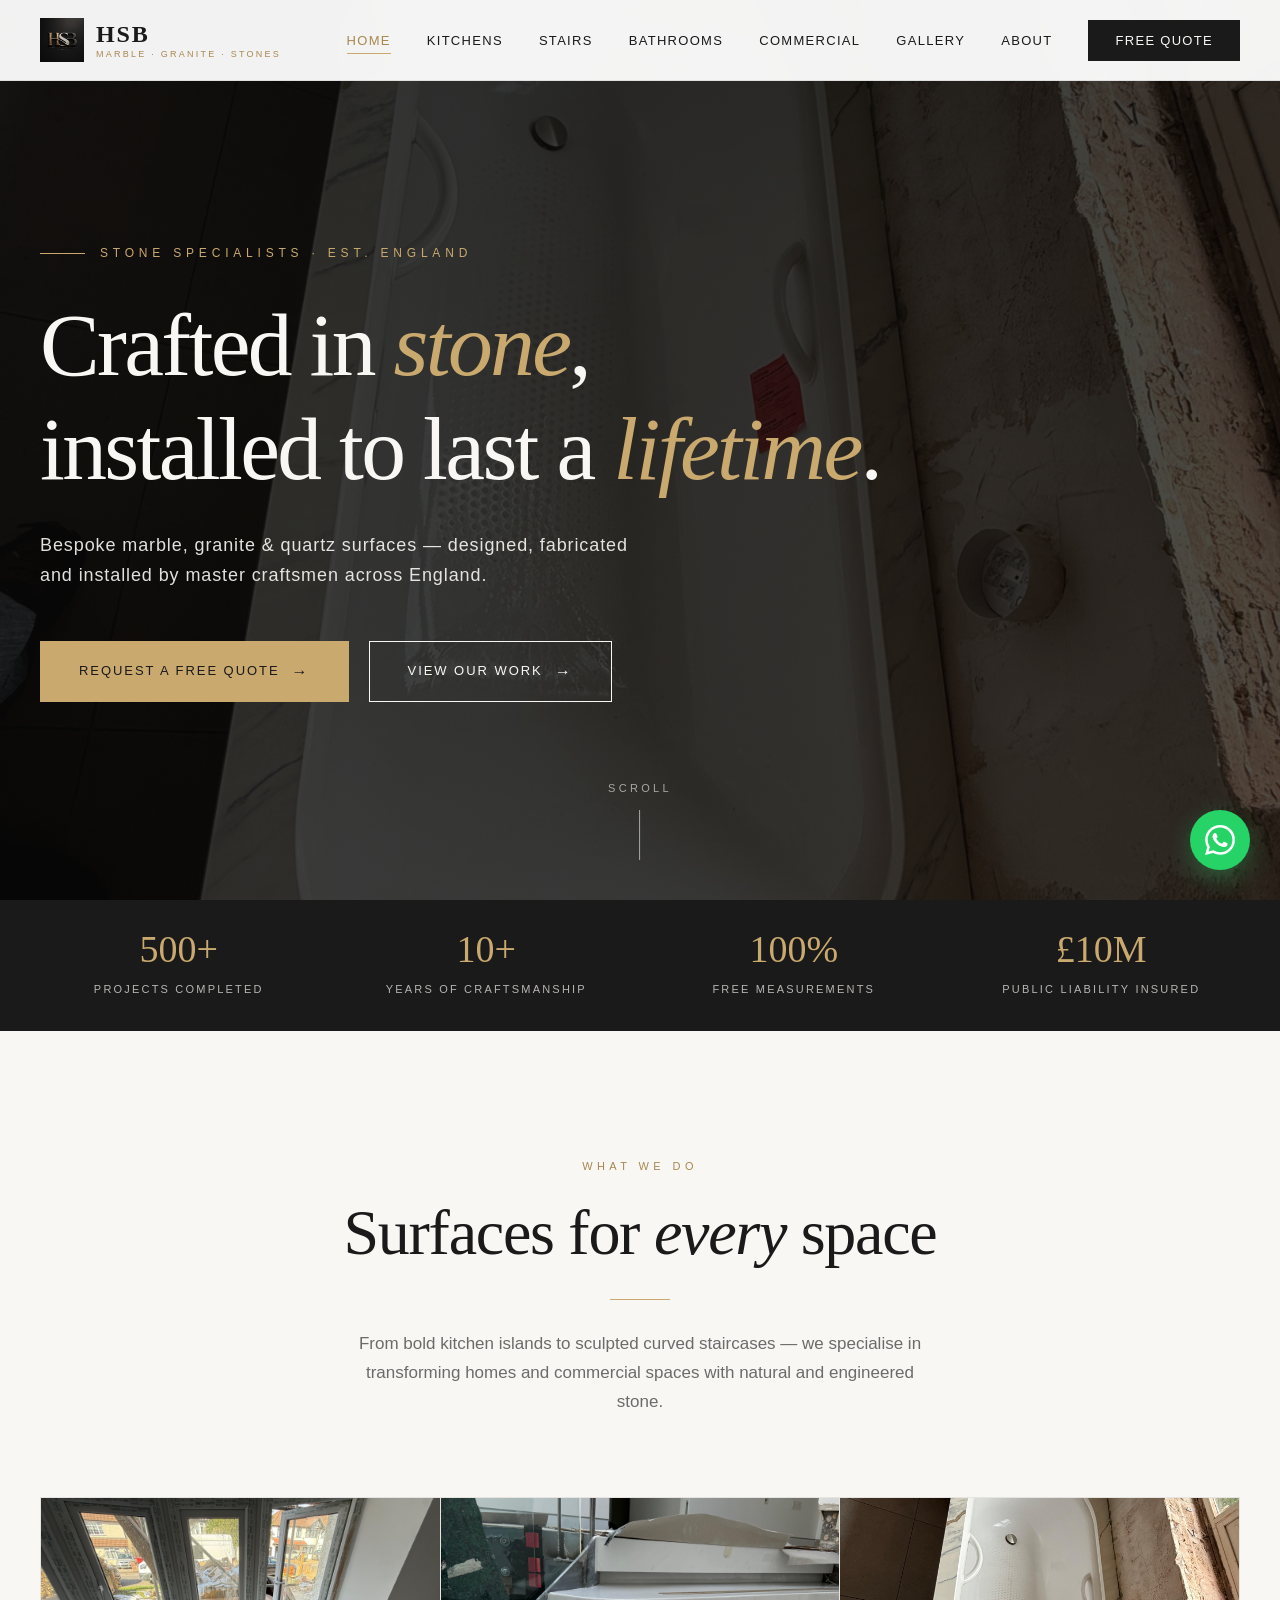
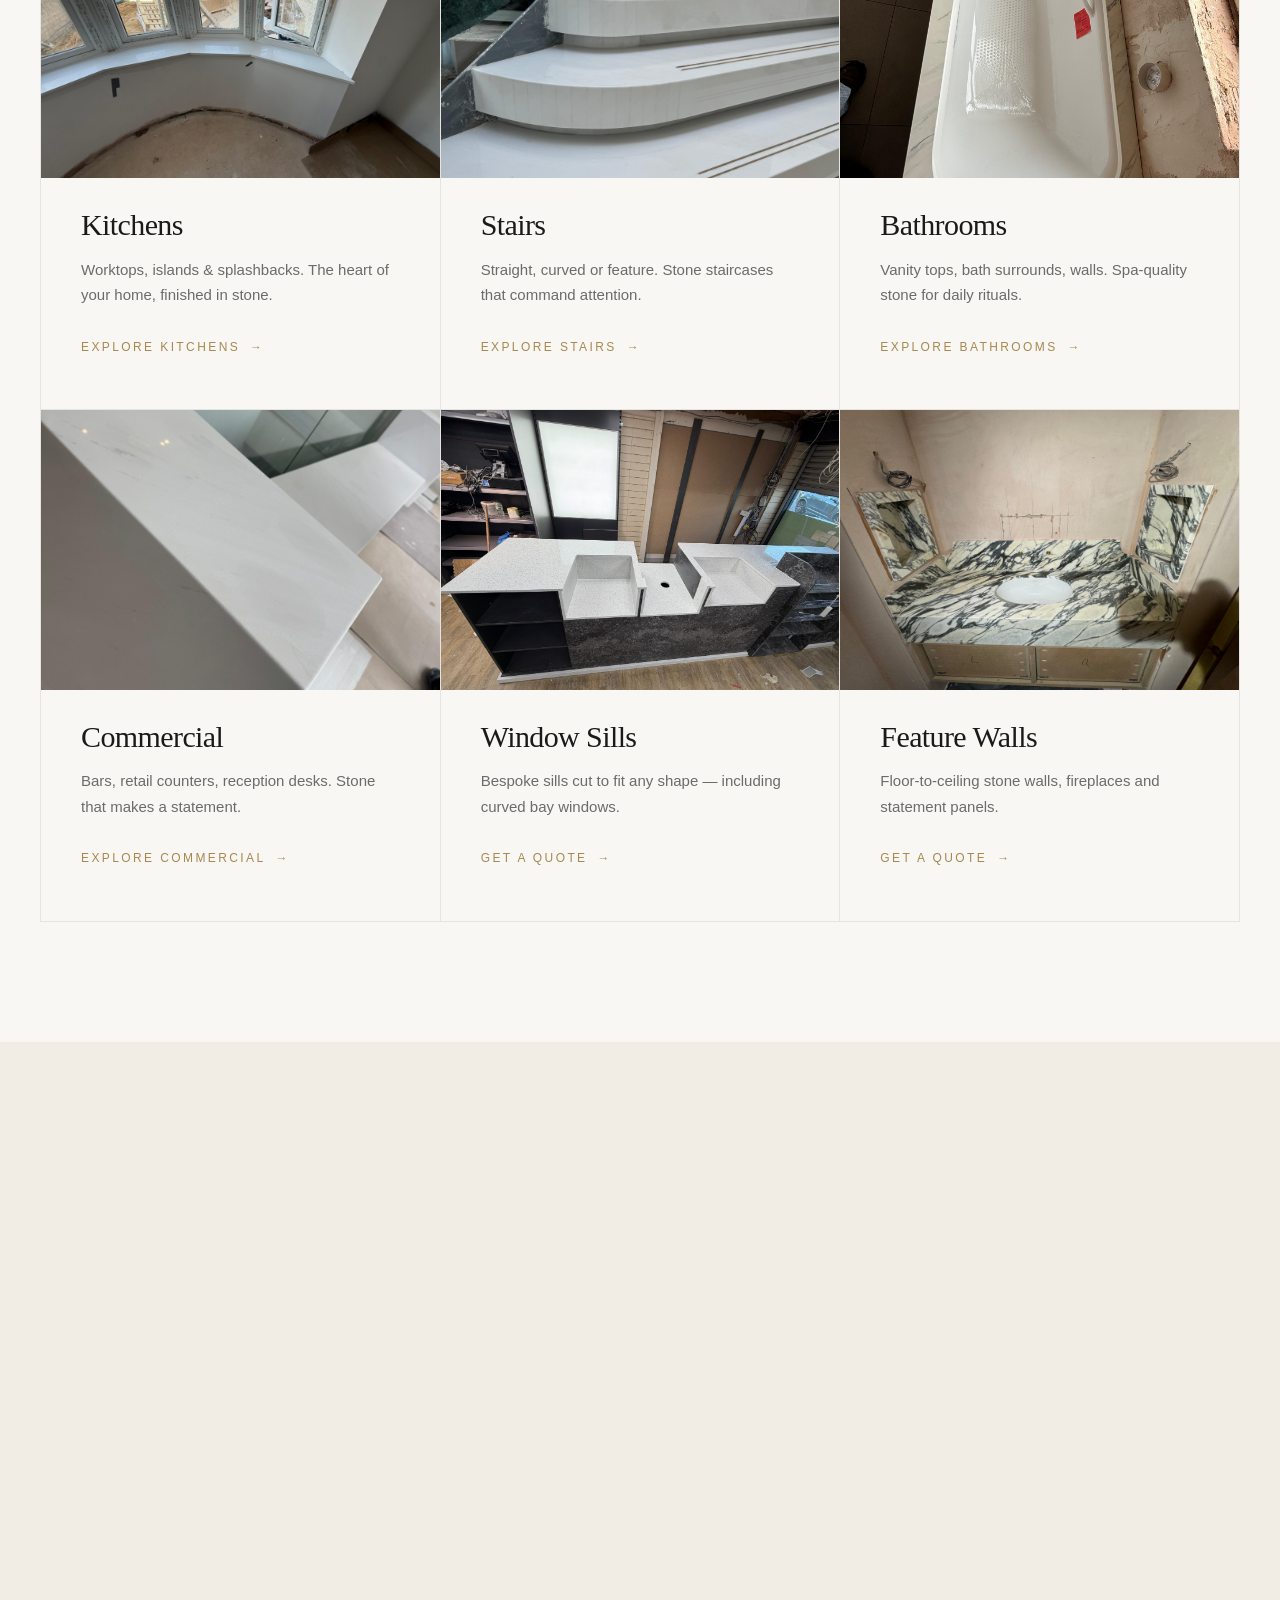
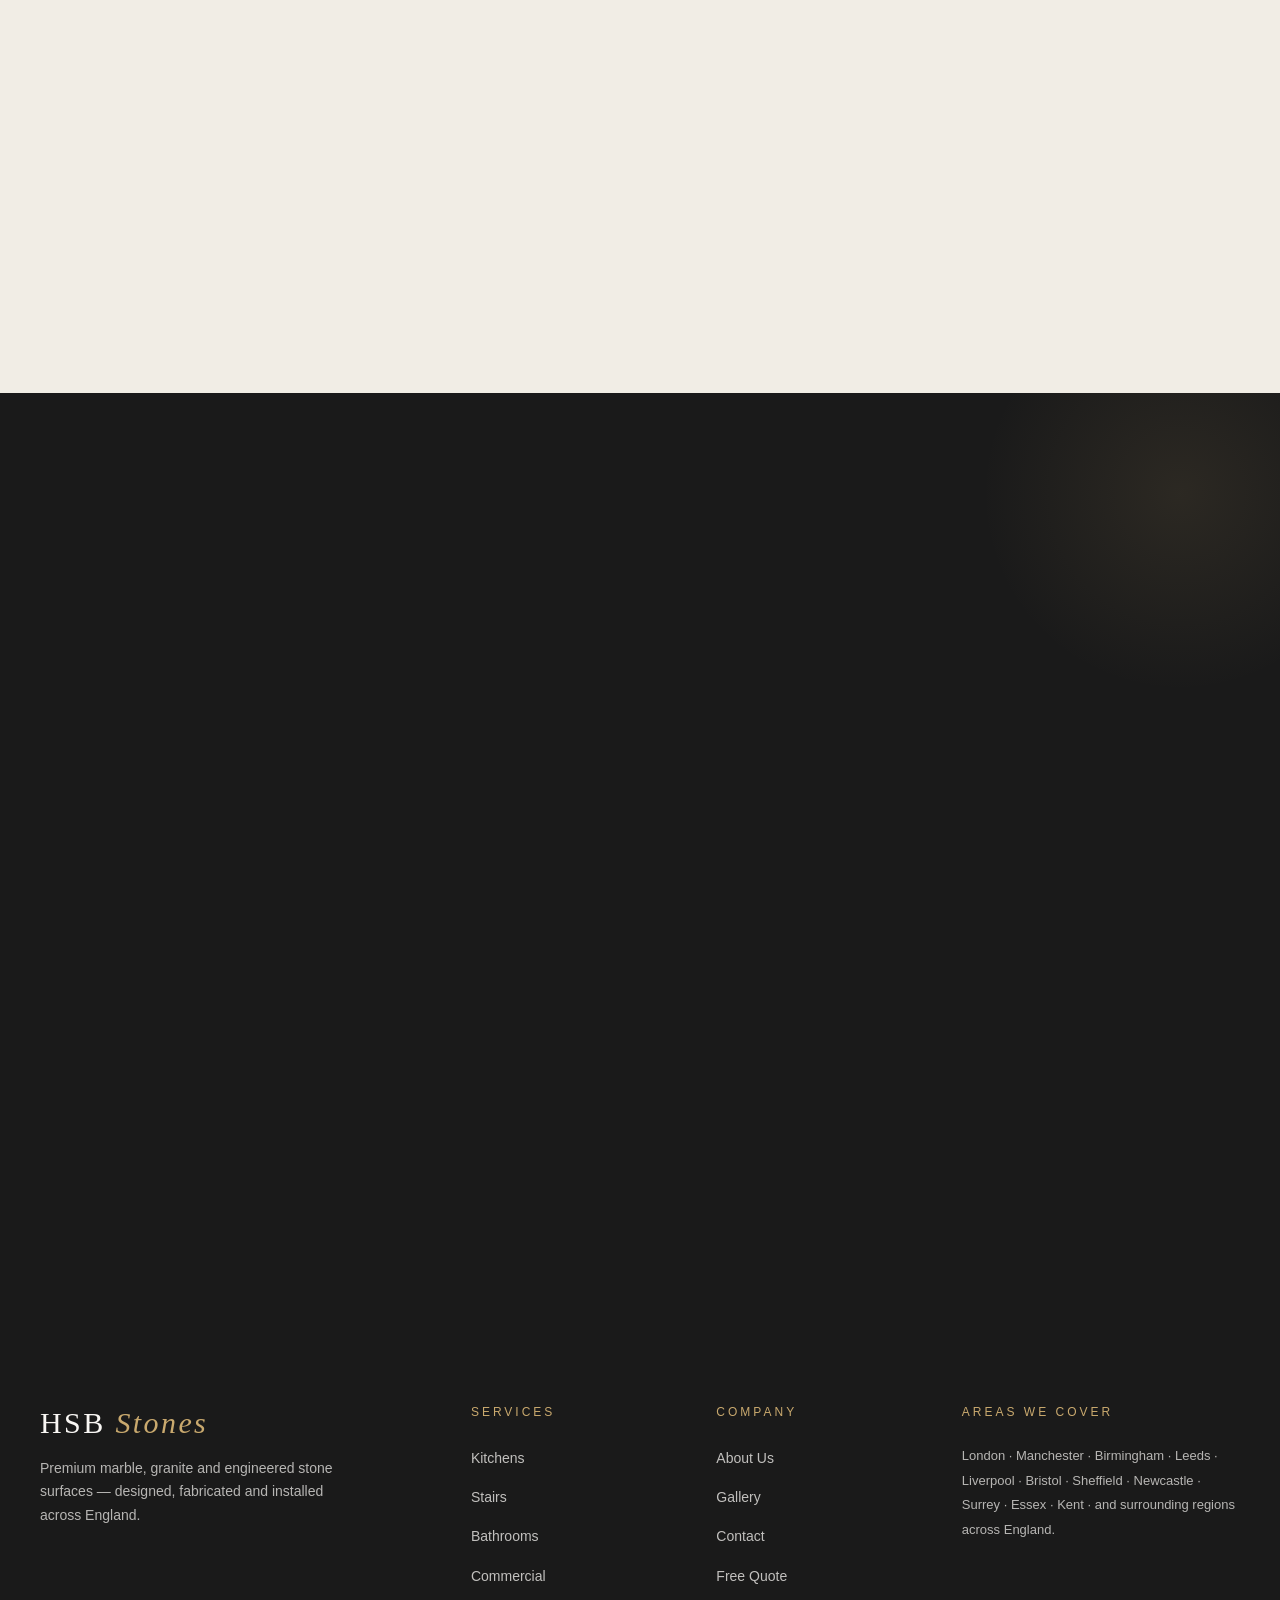
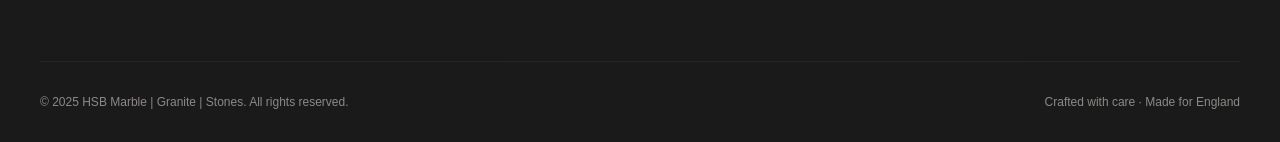
<file: index.html>
<!DOCTYPE html>
<html lang="en">
<head>
  <meta charset="UTF-8">
  <meta name="viewport" content="width=device-width, initial-scale=1.0">
  <title>HSB Marble | Granite | Stones — Premium Stone Surfaces Across England</title>
  <meta name="description" content="HSB Marble, Granite & Stones — bespoke kitchen worktops, stone staircases, bathroom surfaces and commercial installations across England. Free measurements, expert craftsmanship.">
  <meta property="og:title" content="HSB Marble | Granite | Stones">
  <meta property="og:description" content="Premium stone surface installations across England.">
  <link rel="stylesheet" href="styles.css">
</head>
<body>

  <!-- NAVIGATION -->
  <nav class="nav">
    <div class="nav-inner">
      <a href="index.html" class="nav-logo">
        <img src="images/logo.jpg" alt="HSB Logo">
        <div class="nav-logo-text">
          HSB
          <small>Marble · Granite · Stones</small>
        </div>
      </a>
      <ul class="nav-links">
        <li><a href="index.html">Home</a></li>
        <li><a href="kitchens.html">Kitchens</a></li>
        <li><a href="stairs.html">Stairs</a></li>
        <li><a href="bathrooms.html">Bathrooms</a></li>
        <li><a href="commercial.html">Commercial</a></li>
        <li><a href="gallery.html">Gallery</a></li>
        <li><a href="about.html">About</a></li>
        <li><a href="contact.html" class="nav-cta">Free Quote</a></li>
      </ul>
      <button class="nav-toggle" aria-label="Menu">☰</button>
    </div>
  </nav>

  <!-- HERO -->
  <section class="hero">
    <div class="hero-bg"></div>
    <div class="hero-content">
      <span class="hero-eyebrow">Stone Specialists · Est. England</span>
      <h1>Crafted in <em>stone</em>,<br>installed to last a <em>lifetime</em>.</h1>
      <p class="hero-sub">Bespoke marble, granite & quartz surfaces — designed, fabricated and installed by master craftsmen across England.</p>
      <div class="hero-actions">
        <a href="contact.html" class="btn btn-primary btn-arrow">Request a Free Quote</a>
        <a href="gallery.html" class="btn btn-outline btn-arrow">View Our Work</a>
      </div>
    </div>
    <div class="hero-scroll">Scroll</div>
  </section>

  <!-- TRUST BAR -->
  <section class="trust-bar">
    <div class="trust-inner">
      <div class="trust-item">
        <span class="num">500+</span>
        <span class="lbl">Projects Completed</span>
      </div>
      <div class="trust-item">
        <span class="num">10+</span>
        <span class="lbl">Years of Craftsmanship</span>
      </div>
      <div class="trust-item">
        <span class="num">100%</span>
        <span class="lbl">Free Measurements</span>
      </div>
      <div class="trust-item">
        <span class="num">£10M</span>
        <span class="lbl">Public Liability Insured</span>
      </div>
    </div>
  </section>

  <!-- SERVICES -->
  <section class="section">
    <div class="container">
      <div class="section-header reveal">
        <span class="section-eyebrow">What We Do</span>
        <h2 class="section-title">Surfaces for <em>every</em> space</h2>
        <div class="divider"></div>
        <p class="section-lead">From bold kitchen islands to sculpted curved staircases — we specialise in transforming homes and commercial spaces with natural and engineered stone.</p>
      </div>

      <div class="services-grid reveal">
        <div class="service-card">
          <a href="kitchens.html">
            <div class="service-card-img"><img src="images/bath-vanity-marble.jpg" alt="Calacatta marble kitchen island"></div>
            <h3>Kitchens</h3>
            <p>Worktops, islands & splashbacks. The heart of your home, finished in stone.</p>
            <span class="link">Explore Kitchens</span>
          </a>
        </div>
        <div class="service-card">
          <a href="stairs.html">
            <div class="service-card-img"><img src="images/stairs-curved-white.jpg" alt="Curved white marble staircase"></div>
            <h3>Stairs</h3>
            <p>Straight, curved or feature. Stone staircases that command attention.</p>
            <span class="link">Explore Stairs</span>
          </a>
        </div>
        <div class="service-card">
          <a href="bathrooms.html">
            <div class="service-card-img"><img src="images/kitchen-island-calacatta.jpg" alt="Arabescato marble vanity"></div>
            <h3>Bathrooms</h3>
            <p>Vanity tops, bath surrounds, walls. Spa-quality stone for daily rituals.</p>
            <span class="link">Explore Bathrooms</span>
          </a>
        </div>
        <div class="service-card">
          <a href="commercial.html">
            <div class="service-card-img"><img src="images/bar-counter-white.jpg" alt="Commercial bar counter"></div>
            <h3>Commercial</h3>
            <p>Bars, retail counters, reception desks. Stone that makes a statement.</p>
            <span class="link">Explore Commercial</span>
          </a>
        </div>
        <div class="service-card">
          <a href="contact.html">
            <div class="service-card-img"><img src="images/window-sill.jpg" alt="Custom curved window sill"></div>
            <h3>Window Sills</h3>
            <p>Bespoke sills cut to fit any shape — including curved bay windows.</p>
            <span class="link">Get a Quote</span>
          </a>
        </div>
        <div class="service-card">
          <a href="contact.html">
            <div class="service-card-img"><img src="images/kitchen-marble-blue.jpg" alt="Marble feature wall"></div>
            <h3>Feature Walls</h3>
            <p>Floor-to-ceiling stone walls, fireplaces and statement panels.</p>
            <span class="link">Get a Quote</span>
          </a>
        </div>
      </div>
    </div>
  </section>

  <!-- FEATURE SPLIT -->
  <section class="section" style="background: var(--cream-warm);">
    <div class="container">
      <div class="feature-split">
        <div class="feature-img reveal">
          <img src="images/kitchen-modern-gold.jpg" alt="Modern kitchen island with gold veining">
        </div>
        <div class="feature-text reveal">
          <span class="section-eyebrow">Why Choose HSB</span>
          <h2>Stone, installed with the <em>care</em> it deserves.</h2>
          <p>Every slab tells a story. We hand-select stone from trusted quarries, fabricate to millimetre precision, and install with the kind of attention that turns a project into a piece of architecture.</p>
          <ul class="feature-list">
            <li>Free home measurement & 3D template service</li>
            <li>Premium quartz, marble, granite & engineered stone</li>
            <li>Master fabricators with 10+ years of experience</li>
            <li>Fully insured, accredited & guaranteed installations</li>
            <li>End-to-end project management — supply to install</li>
          </ul>
          <a href="contact.html" class="btn btn-dark btn-arrow">Book a Free Consultation</a>
        </div>
      </div>
    </div>
  </section>

  <!-- STONE TYPES -->
  <section class="section">
    <div class="container">
      <div class="section-header reveal">
        <span class="section-eyebrow">Materials</span>
        <h2 class="section-title">The <em>finest</em> stone, sourced & shaped</h2>
        <div class="divider"></div>
      </div>
      <div class="stone-grid reveal">
        <div class="stone-card">
          <div class="stone-sample calacatta"></div>
          <h4>Calacatta</h4>
          <p>Bold gold veining on bright white — the most dramatic Italian marble.</p>
        </div>
        <div class="stone-card">
          <div class="stone-sample carrara"></div>
          <h4>Carrara</h4>
          <p>Soft grey marbling on warm white. Classic Italian elegance.</p>
        </div>
        <div class="stone-card">
          <div class="stone-sample quartz"></div>
          <h4>Quartz</h4>
          <p>Engineered for durability. Heat & stain resistant, low maintenance.</p>
        </div>
        <div class="stone-card">
          <div class="stone-sample granite"></div>
          <h4>Granite</h4>
          <p>Natural strength. Deep, organic patterns. Built to last generations.</p>
        </div>
      </div>
    </div>
  </section>

  <!-- TESTIMONIALS -->
  <section class="section testimonials">
    <div class="container">
      <div class="section-header reveal">
        <span class="section-eyebrow">Testimonials</span>
        <h2 class="section-title">Words from <em>our clients</em></h2>
        <div class="divider"></div>
      </div>
      <div class="testimonial-grid reveal">
        <div class="testimonial">
          <div class="stars">★★★★★</div>
          <p>From measuring to install, the HSB team were faultless. Our Calacatta island is the centrepiece of the whole house.</p>
          <div class="testimonial-author">
            <div class="author-avatar">SR</div>
            <div class="author-info">
              <strong>Sarah R.</strong>
              <small>Surrey · Kitchen Renovation</small>
            </div>
          </div>
        </div>
        <div class="testimonial">
          <div class="stars">★★★★★</div>
          <p>The curved staircase was a complex job and they delivered to perfection. Honest pricing, on time, and a finish I couldn't fault.</p>
          <div class="testimonial-author">
            <div class="author-avatar">JM</div>
            <div class="author-info">
              <strong>James M.</strong>
              <small>London · Marble Staircase</small>
            </div>
          </div>
        </div>
        <div class="testimonial">
          <div class="stars">★★★★★</div>
          <p>We used HSB for our restaurant fit-out. Quality of stone, speed of install, and after-care — all top tier. Highly recommended.</p>
          <div class="testimonial-author">
            <div class="author-avatar">AK</div>
            <div class="author-info">
              <strong>Aman K.</strong>
              <small>Manchester · Restaurant Bar</small>
            </div>
          </div>
        </div>
      </div>
    </div>
  </section>

  <!-- CTA WITH FORM -->
  <section class="section cta-section">
    <div class="container">
      <div class="cta-inner">
        <div class="cta-text reveal">
          <span class="section-eyebrow" style="color: var(--gold);">Get Started</span>
          <h2>Ready to <em>transform</em> your space?</h2>
          <p>Tell us about your project. We'll respond within 24 hours with honest advice, sample suggestions, and a no-obligation quote.</p>
          <div class="cta-contact">
            <div class="cta-contact-item">
              <span class="ico">✆</span>
              <div>
                <small style="opacity:0.7; font-size:11px; letter-spacing:0.2em; text-transform:uppercase;">Call us</small><br>
                <strong>[Insert Phone Number]</strong>
              </div>
            </div>
            <div class="cta-contact-item">
              <span class="ico">✉</span>
              <div>
                <small style="opacity:0.7; font-size:11px; letter-spacing:0.2em; text-transform:uppercase;">Email</small><br>
                <strong>[Insert Email]</strong>
              </div>
            </div>
          </div>
        </div>
        <div class="quote-form reveal">
          <form>
            <h3>Request a Free Quote</h3>
            <p class="form-sub">No obligation. We'll respond within 24 hours.</p>
            <div class="form-row">
              <div class="form-group">
                <label>Your Name</label>
                <input type="text" required placeholder="Full name">
              </div>
              <div class="form-group">
                <label>Phone</label>
                <input type="tel" required placeholder="07XXX XXX XXX">
              </div>
            </div>
            <div class="form-group">
              <label>Email</label>
              <input type="email" required placeholder="you@example.com">
            </div>
            <div class="form-group">
              <label>Project Type</label>
              <select required>
                <option value="">Select project...</option>
                <option>Kitchen Worktop</option>
                <option>Stone Staircase</option>
                <option>Bathroom Surfaces</option>
                <option>Commercial Installation</option>
                <option>Window Sill</option>
                <option>Feature Wall / Other</option>
              </select>
            </div>
            <div class="form-group">
              <label>Tell us about your project</label>
              <textarea placeholder="Approx size, stone preference, timeline..."></textarea>
            </div>
            <button type="submit" class="btn btn-dark btn-arrow form-submit">Send Enquiry</button>
          </form>
          <div class="form-success">
            <h4>Thank you.</h4>
            <p>We've received your enquiry and will be in touch within 24 hours.</p>
          </div>
        </div>
      </div>
    </div>
  </section>

  <!-- FOOTER -->
  <footer class="footer">
    <div class="footer-inner">
      <div class="footer-grid">
        <div class="footer-brand">
          <h3>HSB <span>Stones</span></h3>
          <p>Premium marble, granite and engineered stone surfaces — designed, fabricated and installed across England.</p>
        </div>
        <div>
          <h4>Services</h4>
          <ul>
            <li><a href="kitchens.html">Kitchens</a></li>
            <li><a href="stairs.html">Stairs</a></li>
            <li><a href="bathrooms.html">Bathrooms</a></li>
            <li><a href="commercial.html">Commercial</a></li>
          </ul>
        </div>
        <div>
          <h4>Company</h4>
          <ul>
            <li><a href="about.html">About Us</a></li>
            <li><a href="gallery.html">Gallery</a></li>
            <li><a href="contact.html">Contact</a></li>
            <li><a href="contact.html">Free Quote</a></li>
          </ul>
        </div>
        <div class="footer-areas">
          <h4>Areas We Cover</h4>
          <p>London · Manchester · Birmingham · Leeds · Liverpool · Bristol · Sheffield · Newcastle · Surrey · Essex · Kent · and surrounding regions across England.</p>
        </div>
      </div>
      <div class="footer-bottom">
        <span>© 2025 HSB Marble | Granite | Stones. All rights reserved.</span>
        <span>Crafted with care · Made for England</span>
      </div>
    </div>
  </footer>

  <!-- WHATSAPP FLOAT -->
  <a href="https://wa.me/[InsertNumber]" target="_blank" class="whatsapp-float" aria-label="WhatsApp">
    <svg viewBox="0 0 24 24" fill="currentColor"><path d="M17.472 14.382c-.297-.149-1.758-.867-2.03-.967-.273-.099-.471-.148-.67.15-.197.297-.767.966-.94 1.164-.173.199-.347.223-.644.075-.297-.15-1.255-.463-2.39-1.475-.883-.788-1.48-1.761-1.653-2.059-.173-.297-.018-.458.13-.606.134-.133.298-.347.446-.52.149-.174.198-.298.298-.497.099-.198.05-.371-.025-.52-.075-.149-.669-1.612-.916-2.207-.242-.579-.487-.5-.669-.51-.173-.008-.371-.01-.57-.01-.198 0-.52.074-.792.372-.272.297-1.04 1.016-1.04 2.479 0 1.462 1.065 2.875 1.213 3.074.149.198 2.096 3.2 5.077 4.487.709.306 1.262.489 1.694.625.712.227 1.36.195 1.871.118.571-.085 1.758-.719 2.006-1.413.248-.694.248-1.289.173-1.413-.074-.124-.272-.198-.57-.347m-5.421 7.403h-.004a9.87 9.87 0 01-5.031-1.378l-.361-.214-3.741.982.998-3.648-.235-.374a9.86 9.86 0 01-1.51-5.26c.001-5.45 4.436-9.884 9.888-9.884 2.64 0 5.122 1.03 6.988 2.898a9.825 9.825 0 012.893 6.994c-.003 5.45-4.437 9.884-9.885 9.884m8.413-18.297A11.815 11.815 0 0012.05 0C5.495 0 .16 5.335.157 11.892c0 2.096.547 4.142 1.588 5.945L.057 24l6.305-1.654a11.882 11.882 0 005.683 1.448h.005c6.554 0 11.89-5.335 11.893-11.893a11.821 11.821 0 00-3.48-8.413z"/></svg>
  </a>

  <script src="main.js"></script>
</body>
</html>
</file>
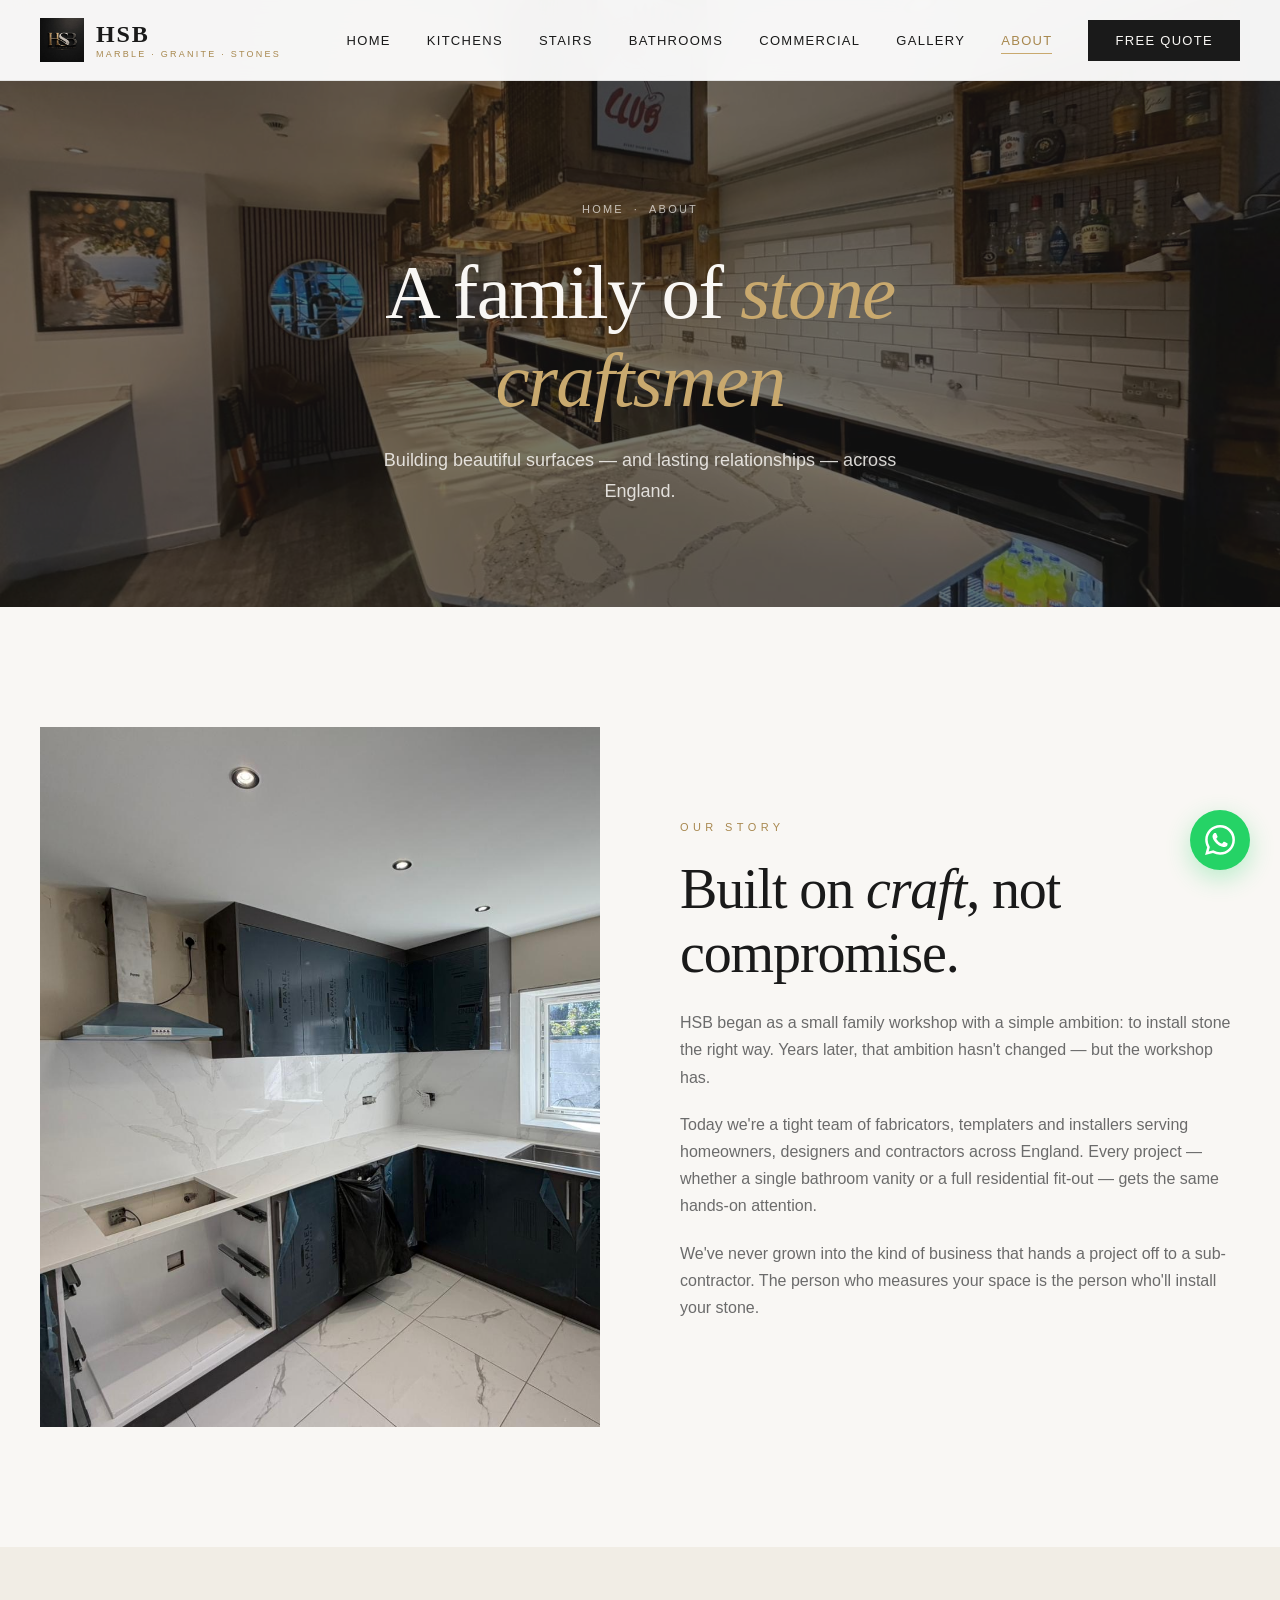
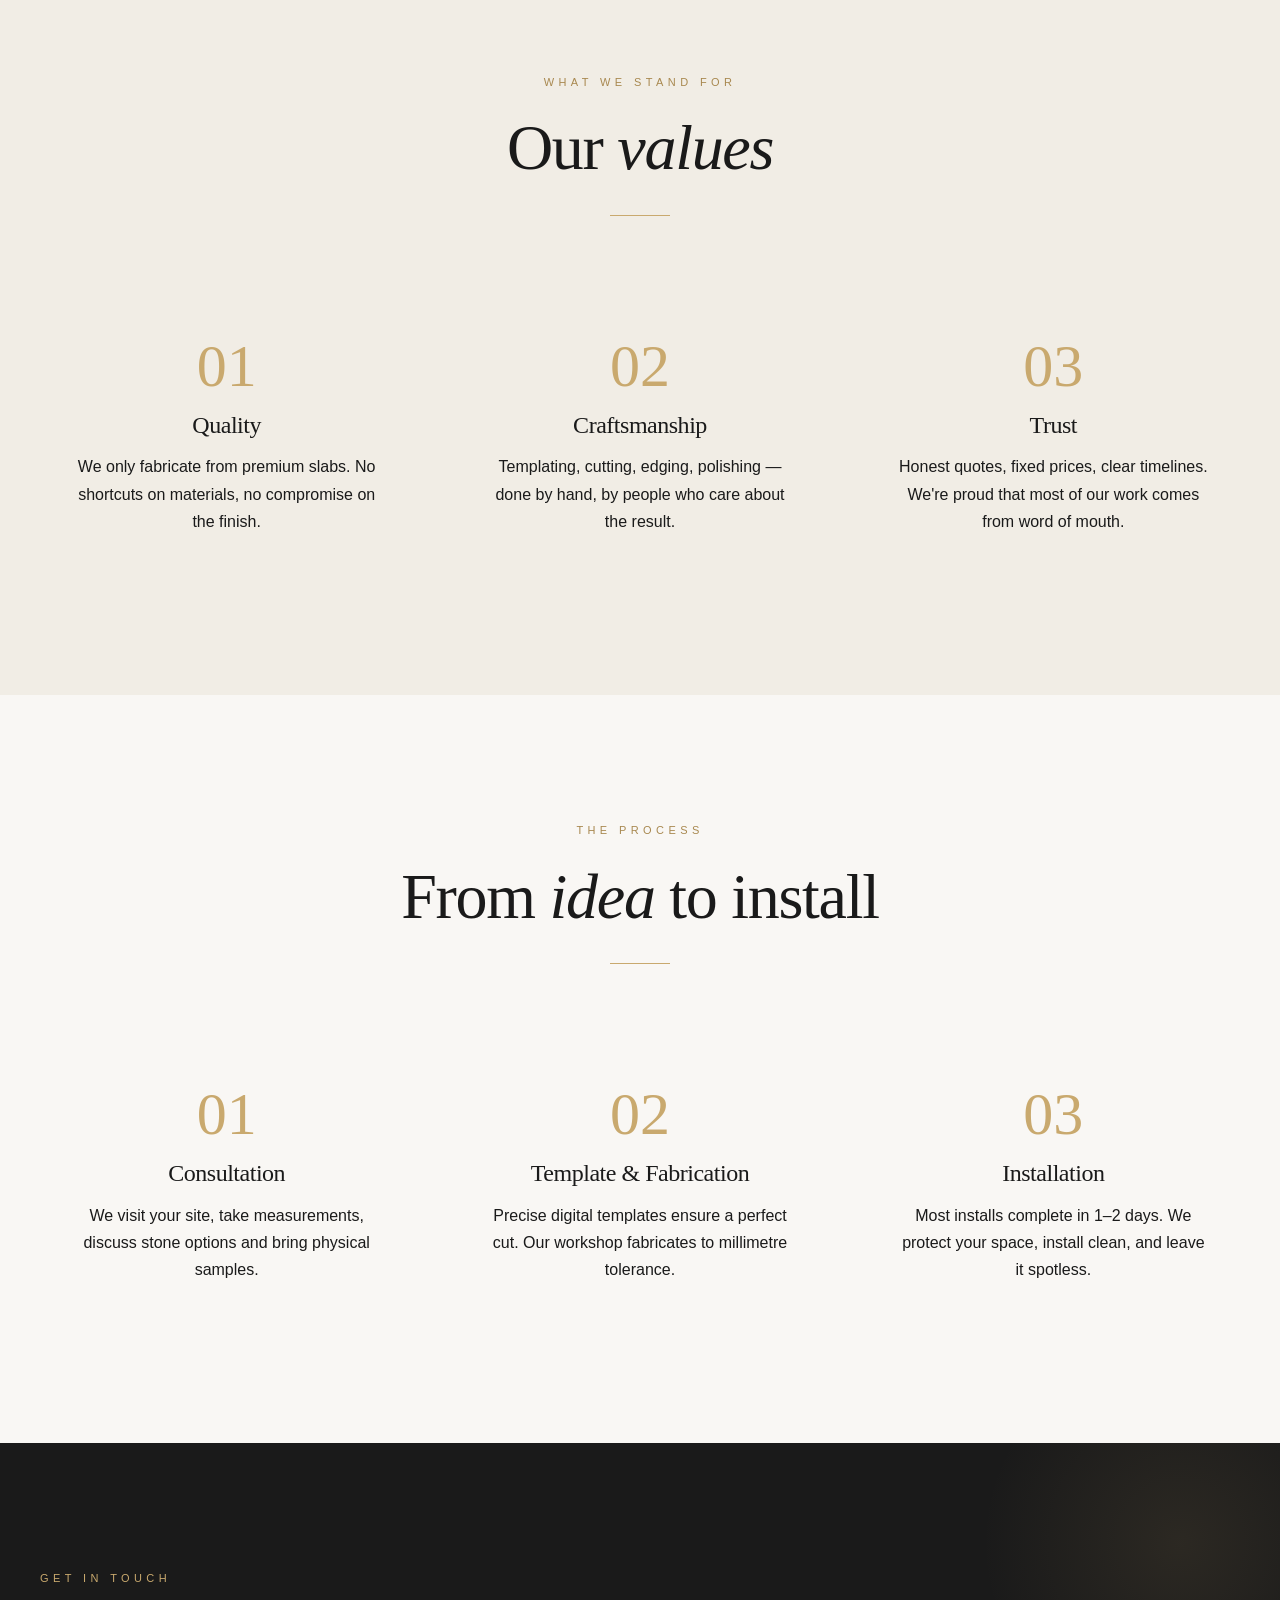
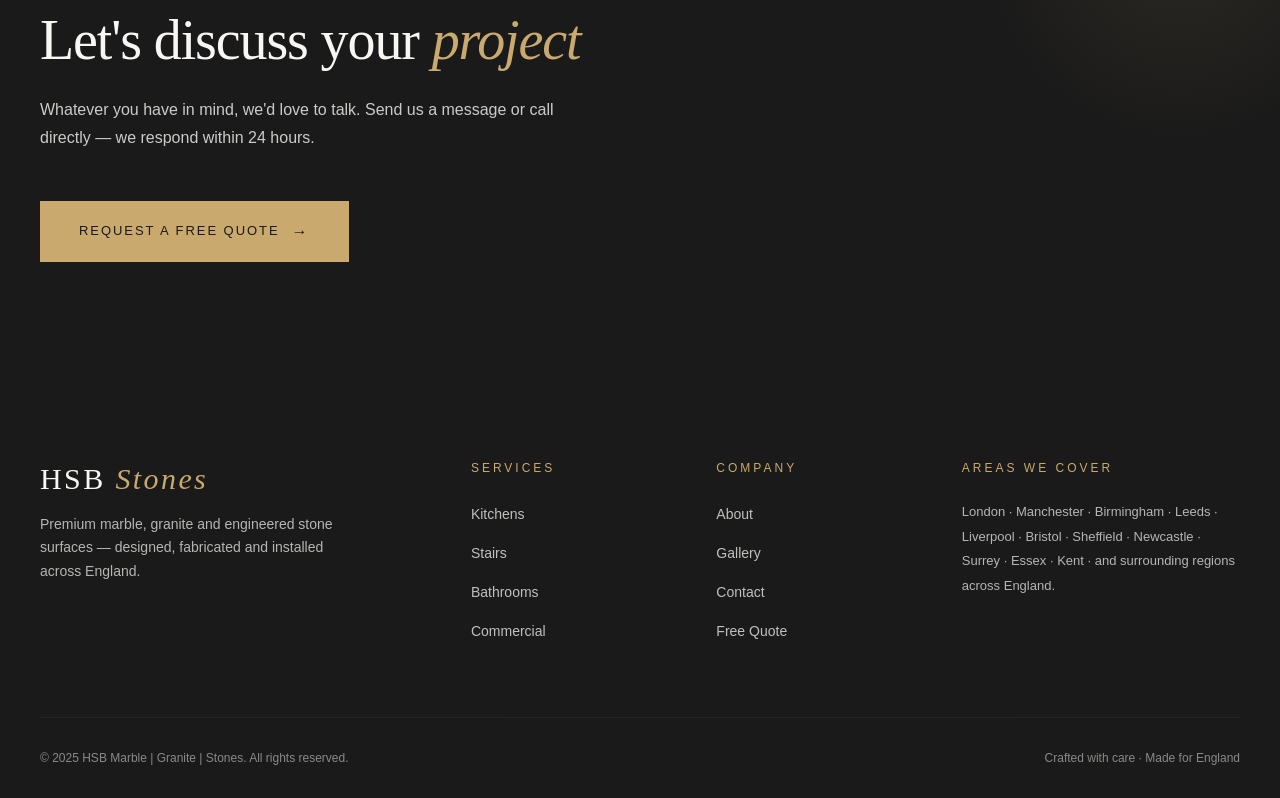
<file: about.html>
<!DOCTYPE html>
<html lang="en">
<head>
  <meta charset="UTF-8">
  <meta name="viewport" content="width=device-width, initial-scale=1.0">
  <title>About — HSB Marble | Granite | Stones</title>
  <meta name="description" content="HSB is a family-run stone specialist installing marble, granite and engineered stone surfaces across England.">
  <link rel="stylesheet" href="styles.css">
</head>
<body>

  <nav class="nav">
    <div class="nav-inner">
      <a href="index.html" class="nav-logo">
        <img src="images/logo.jpg" alt="HSB Logo">
        <div class="nav-logo-text">HSB<small>Marble · Granite · Stones</small></div>
      </a>
      <ul class="nav-links">
        <li><a href="index.html">Home</a></li>
        <li><a href="kitchens.html">Kitchens</a></li>
        <li><a href="stairs.html">Stairs</a></li>
        <li><a href="bathrooms.html">Bathrooms</a></li>
        <li><a href="commercial.html">Commercial</a></li>
        <li><a href="gallery.html">Gallery</a></li>
        <li><a href="about.html">About</a></li>
        <li><a href="contact.html" class="nav-cta">Free Quote</a></li>
      </ul>
      <button class="nav-toggle" aria-label="Menu">☰</button>
    </div>
  </nav>

  <header class="page-header">
    <div class="page-header-bg" style="background-image: url('images/stairs-curved-detail.jpg');"></div>
    <div class="page-header-content">
      <div class="breadcrumb"><a href="index.html">Home</a> <span>·</span> <span>About</span></div>
      <h1>A family of <em>stone craftsmen</em></h1>
      <p>Building beautiful surfaces — and lasting relationships — across England.</p>
    </div>
  </header>

  <section class="section">
    <div class="container">
      <div class="feature-split">
        <div class="feature-img reveal">
          <img src="images/kitchen-modern-gold.jpg" alt="HSB craftsmanship">
        </div>
        <div class="feature-text reveal">
          <span class="section-eyebrow">Our Story</span>
          <h2>Built on <em>craft</em>, not compromise.</h2>
          <p>HSB began as a small family workshop with a simple ambition: to install stone the right way. Years later, that ambition hasn't changed — but the workshop has.</p>
          <p>Today we're a tight team of fabricators, templaters and installers serving homeowners, designers and contractors across England. Every project — whether a single bathroom vanity or a full residential fit-out — gets the same hands-on attention.</p>
          <p>We've never grown into the kind of business that hands a project off to a sub-contractor. The person who measures your space is the person who'll install your stone.</p>
        </div>
      </div>
    </div>
  </section>

  <section class="section" style="background: var(--cream-warm);">
    <div class="container">
      <div class="section-header reveal">
        <span class="section-eyebrow">What We Stand For</span>
        <h2 class="section-title">Our <em>values</em></h2>
        <div class="divider"></div>
      </div>
      <div class="values-grid reveal">
        <div class="value-card">
          <div class="value-number">01</div>
          <h3>Quality</h3>
          <p>We only fabricate from premium slabs. No shortcuts on materials, no compromise on the finish.</p>
        </div>
        <div class="value-card">
          <div class="value-number">02</div>
          <h3>Craftsmanship</h3>
          <p>Templating, cutting, edging, polishing — done by hand, by people who care about the result.</p>
        </div>
        <div class="value-card">
          <div class="value-number">03</div>
          <h3>Trust</h3>
          <p>Honest quotes, fixed prices, clear timelines. We're proud that most of our work comes from word of mouth.</p>
        </div>
      </div>
    </div>
  </section>

  <section class="section">
    <div class="container">
      <div class="section-header reveal">
        <span class="section-eyebrow">The Process</span>
        <h2 class="section-title">From <em>idea</em> to install</h2>
        <div class="divider"></div>
      </div>
      <div class="values-grid reveal">
        <div class="value-card">
          <div class="value-number">01</div>
          <h3>Consultation</h3>
          <p>We visit your site, take measurements, discuss stone options and bring physical samples.</p>
        </div>
        <div class="value-card">
          <div class="value-number">02</div>
          <h3>Template & Fabrication</h3>
          <p>Precise digital templates ensure a perfect cut. Our workshop fabricates to millimetre tolerance.</p>
        </div>
        <div class="value-card">
          <div class="value-number">03</div>
          <h3>Installation</h3>
          <p>Most installs complete in 1–2 days. We protect your space, install clean, and leave it spotless.</p>
        </div>
      </div>
    </div>
  </section>

  <section class="section cta-section">
    <div class="container">
      <div class="cta-inner">
        <div class="cta-text reveal">
          <span class="section-eyebrow" style="color: var(--gold);">Get in Touch</span>
          <h2>Let's discuss your <em>project</em></h2>
          <p>Whatever you have in mind, we'd love to talk. Send us a message or call directly — we respond within 24 hours.</p>
          <a href="contact.html" class="btn btn-primary btn-arrow" style="margin-top: 20px;">Request a Free Quote</a>
        </div>
      </div>
    </div>
  </section>

  <footer class="footer">
    <div class="footer-inner">
      <div class="footer-grid">
        <div class="footer-brand"><h3>HSB <span>Stones</span></h3><p>Premium marble, granite and engineered stone surfaces — designed, fabricated and installed across England.</p></div>
        <div><h4>Services</h4><ul><li><a href="kitchens.html">Kitchens</a></li><li><a href="stairs.html">Stairs</a></li><li><a href="bathrooms.html">Bathrooms</a></li><li><a href="commercial.html">Commercial</a></li></ul></div>
        <div><h4>Company</h4><ul><li><a href="about.html">About</a></li><li><a href="gallery.html">Gallery</a></li><li><a href="contact.html">Contact</a></li><li><a href="contact.html">Free Quote</a></li></ul></div>
        <div class="footer-areas"><h4>Areas We Cover</h4><p>London · Manchester · Birmingham · Leeds · Liverpool · Bristol · Sheffield · Newcastle · Surrey · Essex · Kent · and surrounding regions across England.</p></div>
      </div>
      <div class="footer-bottom"><span>© 2025 HSB Marble | Granite | Stones. All rights reserved.</span><span>Crafted with care · Made for England</span></div>
    </div>
  </footer>

  <a href="https://wa.me/[InsertNumber]" target="_blank" class="whatsapp-float" aria-label="WhatsApp">
    <svg viewBox="0 0 24 24" fill="currentColor"><path d="M17.472 14.382c-.297-.149-1.758-.867-2.03-.967-.273-.099-.471-.148-.67.15-.197.297-.767.966-.94 1.164-.173.199-.347.223-.644.075-.297-.15-1.255-.463-2.39-1.475-.883-.788-1.48-1.761-1.653-2.059-.173-.297-.018-.458.13-.606.134-.133.298-.347.446-.52.149-.174.198-.298.298-.497.099-.198.05-.371-.025-.52-.075-.149-.669-1.612-.916-2.207-.242-.579-.487-.5-.669-.51-.173-.008-.371-.01-.57-.01-.198 0-.52.074-.792.372-.272.297-1.04 1.016-1.04 2.479 0 1.462 1.065 2.875 1.213 3.074.149.198 2.096 3.2 5.077 4.487.709.306 1.262.489 1.694.625.712.227 1.36.195 1.871.118.571-.085 1.758-.719 2.006-1.413.248-.694.248-1.289.173-1.413-.074-.124-.272-.198-.57-.347m-5.421 7.403h-.004a9.87 9.87 0 01-5.031-1.378l-.361-.214-3.741.982.998-3.648-.235-.374a9.86 9.86 0 01-1.51-5.26c.001-5.45 4.436-9.884 9.888-9.884 2.64 0 5.122 1.03 6.988 2.898a9.825 9.825 0 012.893 6.994c-.003 5.45-4.437 9.884-9.885 9.884m8.413-18.297A11.815 11.815 0 0012.05 0C5.495 0 .16 5.335.157 11.892c0 2.096.547 4.142 1.588 5.945L.057 24l6.305-1.654a11.882 11.882 0 005.683 1.448h.005c6.554 0 11.89-5.335 11.893-11.893a11.821 11.821 0 00-3.48-8.413z"/></svg>
  </a>

  <script src="main.js"></script>
</body>
</html>
</file>
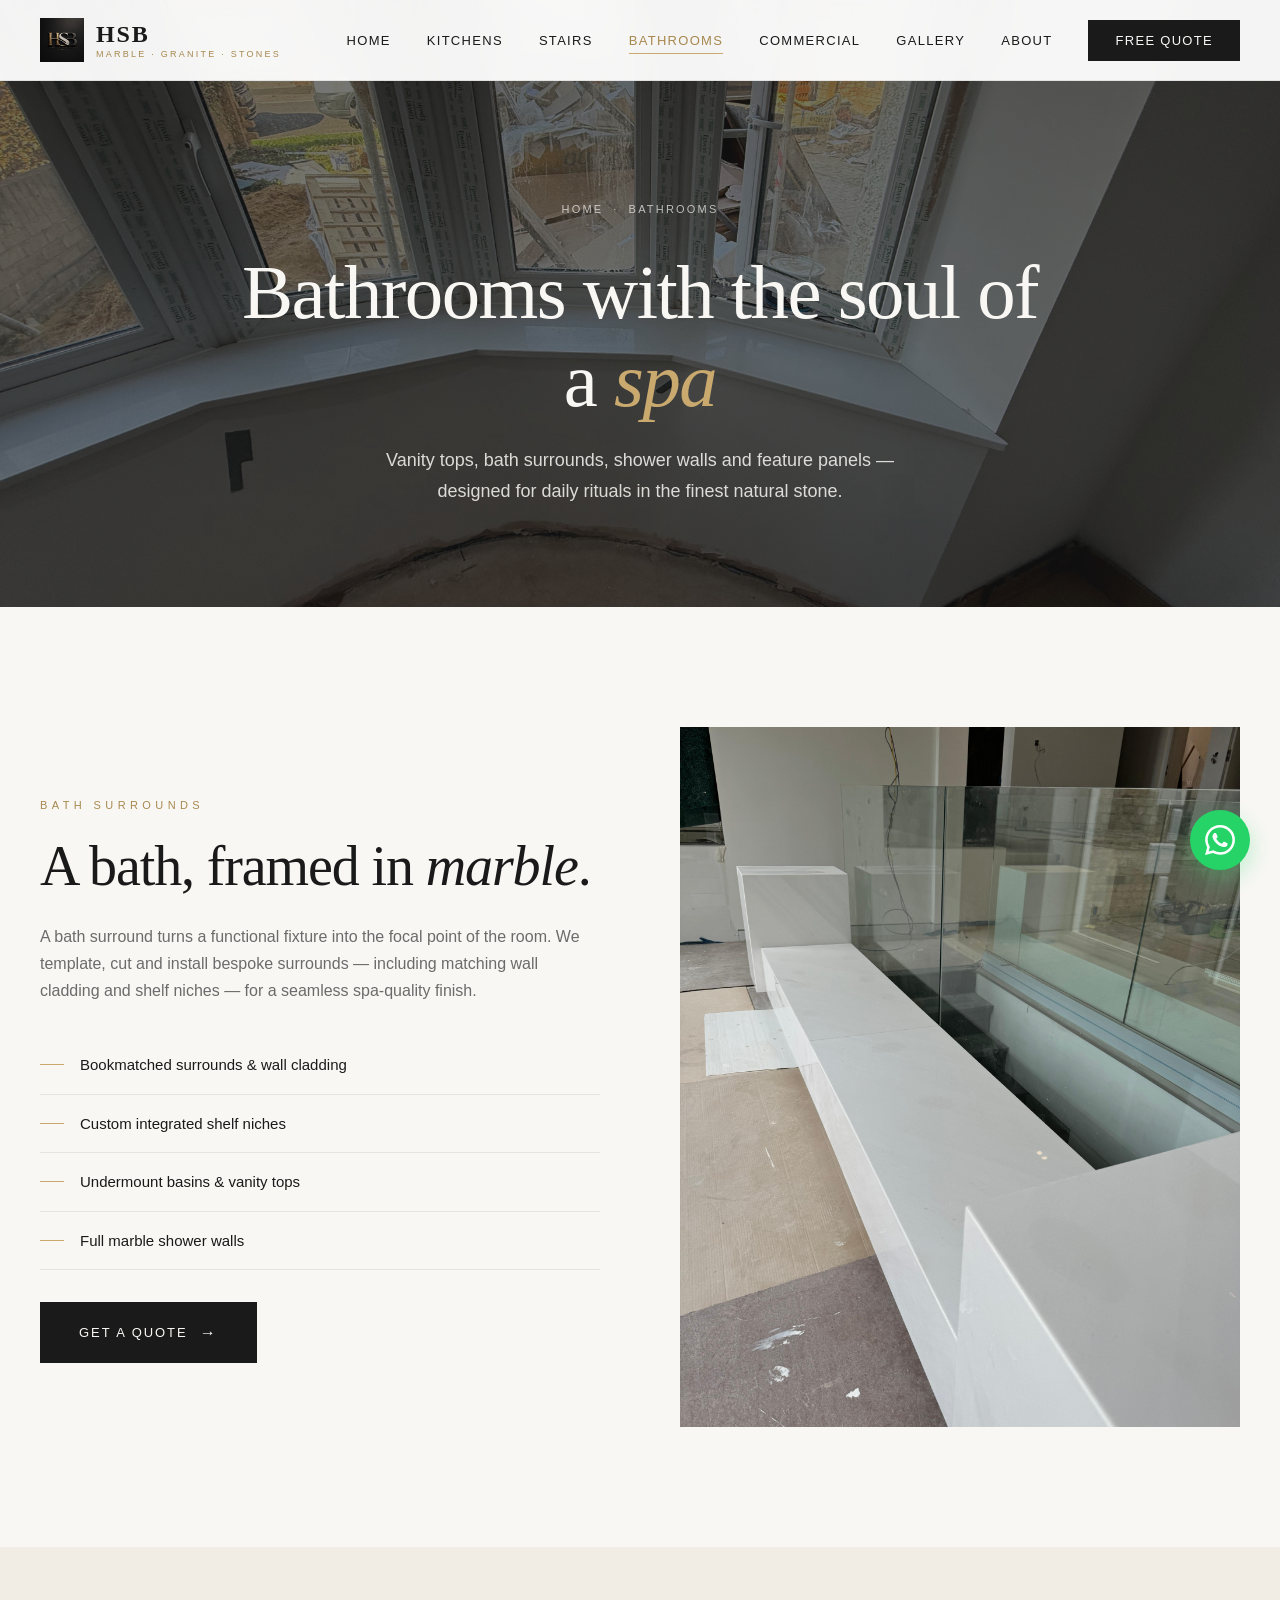
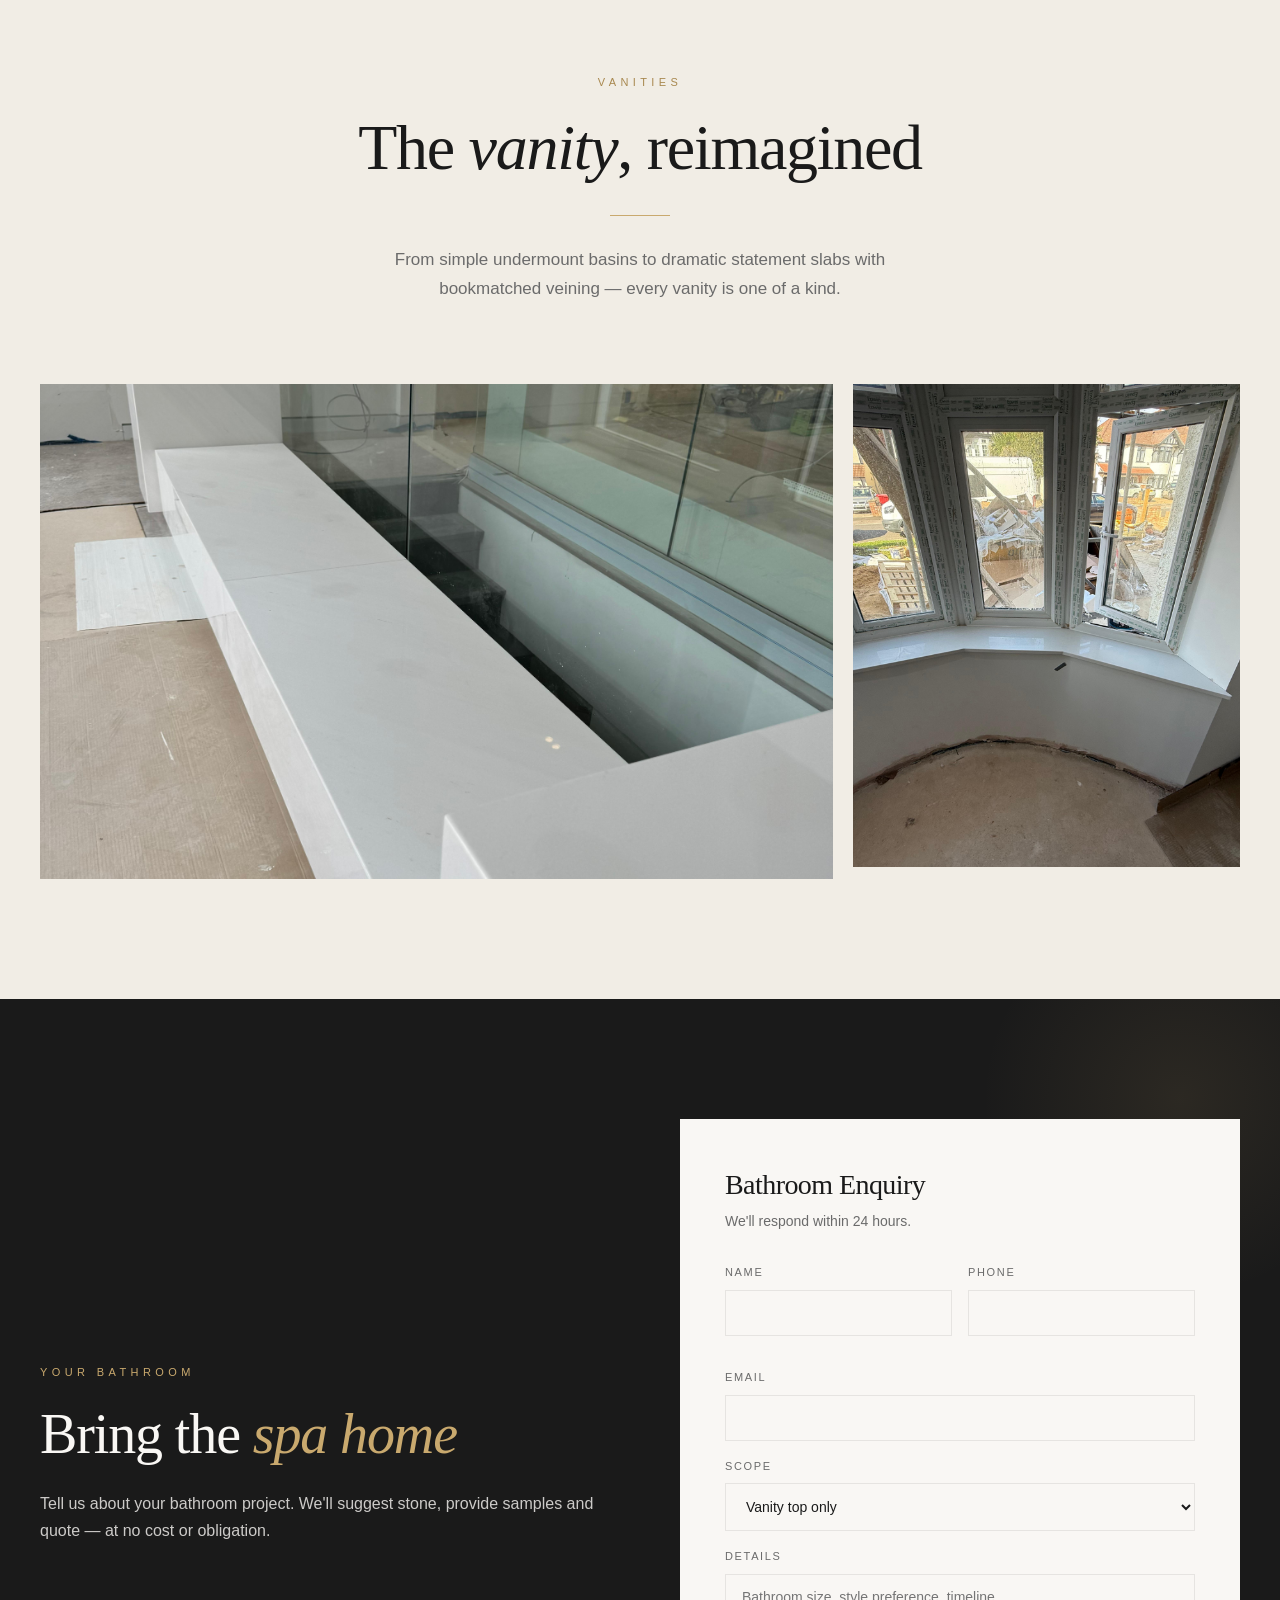
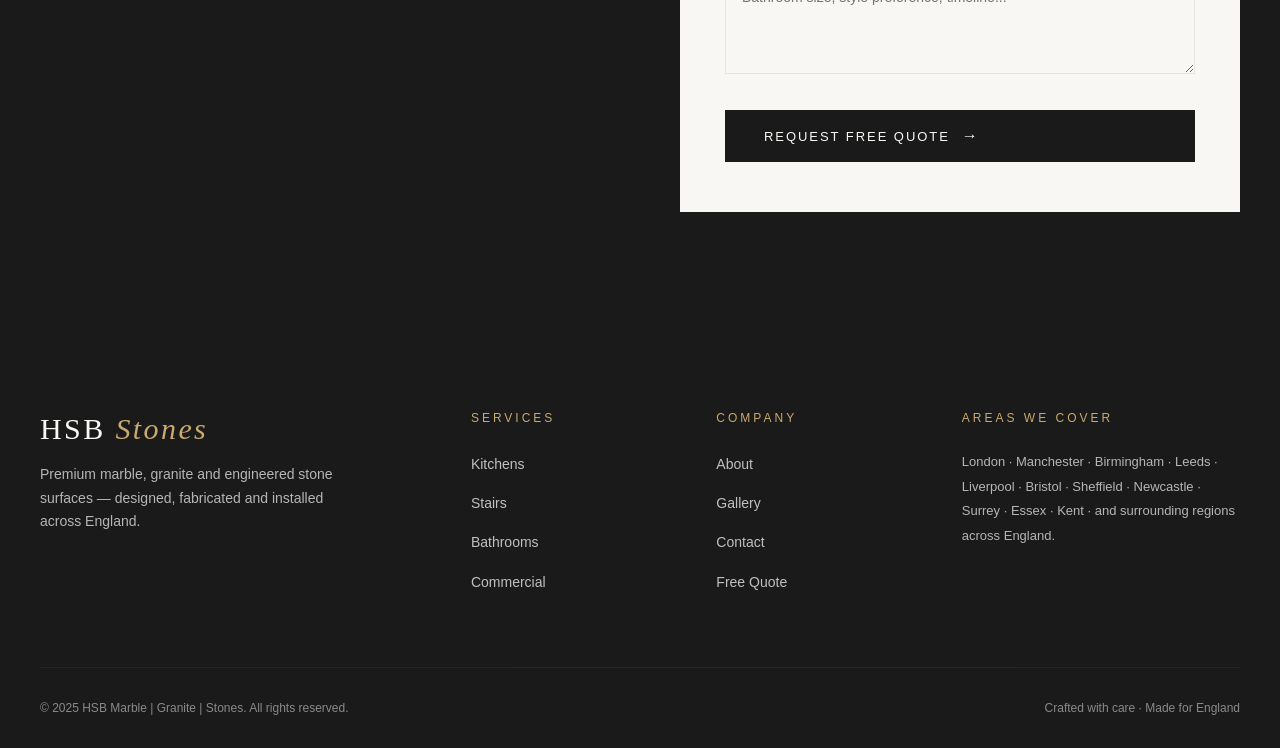
<file: bathrooms.html>
<!DOCTYPE html>
<html lang="en">
<head>
  <meta charset="UTF-8">
  <meta name="viewport" content="width=device-width, initial-scale=1.0">
  <title>Bathroom Surfaces — HSB Marble | Granite | Stones</title>
  <meta name="description" content="Luxury bathroom surfaces in marble and quartz — bath surrounds, vanity tops, wall cladding. Installed across England.">
  <link rel="stylesheet" href="styles.css">
</head>
<body>

  <nav class="nav">
    <div class="nav-inner">
      <a href="index.html" class="nav-logo">
        <img src="images/logo.jpg" alt="HSB Logo">
        <div class="nav-logo-text">HSB<small>Marble · Granite · Stones</small></div>
      </a>
      <ul class="nav-links">
        <li><a href="index.html">Home</a></li>
        <li><a href="kitchens.html">Kitchens</a></li>
        <li><a href="stairs.html">Stairs</a></li>
        <li><a href="bathrooms.html">Bathrooms</a></li>
        <li><a href="commercial.html">Commercial</a></li>
        <li><a href="gallery.html">Gallery</a></li>
        <li><a href="about.html">About</a></li>
        <li><a href="contact.html" class="nav-cta">Free Quote</a></li>
      </ul>
      <button class="nav-toggle" aria-label="Menu">☰</button>
    </div>
  </nav>

  <header class="page-header">
    <div class="page-header-bg" style="background-image: url('images/bath-vanity-marble.jpg');"></div>
    <div class="page-header-content">
      <div class="breadcrumb"><a href="index.html">Home</a> <span>·</span> <span>Bathrooms</span></div>
      <h1>Bathrooms with the soul of a <em>spa</em></h1>
      <p>Vanity tops, bath surrounds, shower walls and feature panels — designed for daily rituals in the finest natural stone.</p>
    </div>
  </header>

  <section class="section">
    <div class="container">
      <div class="feature-split">
        <div class="feature-text reveal">
          <span class="section-eyebrow">Bath Surrounds</span>
          <h2>A bath, framed in <em>marble</em>.</h2>
          <p>A bath surround turns a functional fixture into the focal point of the room. We template, cut and install bespoke surrounds — including matching wall cladding and shelf niches — for a seamless spa-quality finish.</p>
          <ul class="feature-list">
            <li>Bookmatched surrounds & wall cladding</li>
            <li>Custom integrated shelf niches</li>
            <li>Undermount basins & vanity tops</li>
            <li>Full marble shower walls</li>
          </ul>
          <a href="#quote" class="btn btn-dark btn-arrow">Get a Quote</a>
        </div>
        <div class="feature-img reveal">
          <img src="images/bath-arabescato.jpg" alt="Arabescato marble bath surround">
        </div>
      </div>
    </div>
  </section>

  <section class="section" style="background: var(--cream-warm);">
    <div class="container">
      <div class="section-header reveal">
        <span class="section-eyebrow">Vanities</span>
        <h2 class="section-title">The <em>vanity</em>, reimagined</h2>
        <div class="divider"></div>
        <p class="section-lead">From simple undermount basins to dramatic statement slabs with bookmatched veining — every vanity is one of a kind.</p>
      </div>
      <div class="gallery-grid reveal">
        <div class="gallery-item wide">
          <img src="images/bath-arabescato.jpg" alt="Arabescato bath surround">
          <div class="gallery-overlay"><span class="cat">Bath Surround</span><h4>Arabescato Marble Bath</h4></div>
        </div>
        <div class="gallery-item">
          <img src="images/bath-vanity-marble.jpg" alt="Marble vanity with bookmatched veining">
          <div class="gallery-overlay"><span class="cat">Vanity</span><h4>Bookmatched Vanity</h4></div>
        </div>
      </div>
    </div>
  </section>

  <section class="section cta-section" id="quote">
    <div class="container">
      <div class="cta-inner">
        <div class="cta-text reveal">
          <span class="section-eyebrow" style="color: var(--gold);">Your Bathroom</span>
          <h2>Bring the <em>spa home</em></h2>
          <p>Tell us about your bathroom project. We'll suggest stone, provide samples and quote — at no cost or obligation.</p>
        </div>
        <div class="quote-form reveal">
          <form>
            <h3>Bathroom Enquiry</h3>
            <p class="form-sub">We'll respond within 24 hours.</p>
            <div class="form-row">
              <div class="form-group"><label>Name</label><input type="text" required></div>
              <div class="form-group"><label>Phone</label><input type="tel" required></div>
            </div>
            <div class="form-group"><label>Email</label><input type="email" required></div>
            <div class="form-group"><label>Scope</label>
              <select><option>Vanity top only</option><option>Bath surround</option><option>Full bathroom in stone</option><option>Wall cladding</option><option>Not sure</option></select>
            </div>
            <div class="form-group"><label>Details</label><textarea placeholder="Bathroom size, style preference, timeline..."></textarea></div>
            <button type="submit" class="btn btn-dark btn-arrow form-submit">Request Free Quote</button>
          </form>
          <div class="form-success"><h4>Thank you.</h4><p>We've received your enquiry and will be in touch within 24 hours.</p></div>
        </div>
      </div>
    </div>
  </section>

  <footer class="footer">
    <div class="footer-inner">
      <div class="footer-grid">
        <div class="footer-brand"><h3>HSB <span>Stones</span></h3><p>Premium marble, granite and engineered stone surfaces — designed, fabricated and installed across England.</p></div>
        <div><h4>Services</h4><ul><li><a href="kitchens.html">Kitchens</a></li><li><a href="stairs.html">Stairs</a></li><li><a href="bathrooms.html">Bathrooms</a></li><li><a href="commercial.html">Commercial</a></li></ul></div>
        <div><h4>Company</h4><ul><li><a href="about.html">About</a></li><li><a href="gallery.html">Gallery</a></li><li><a href="contact.html">Contact</a></li><li><a href="contact.html">Free Quote</a></li></ul></div>
        <div class="footer-areas"><h4>Areas We Cover</h4><p>London · Manchester · Birmingham · Leeds · Liverpool · Bristol · Sheffield · Newcastle · Surrey · Essex · Kent · and surrounding regions across England.</p></div>
      </div>
      <div class="footer-bottom"><span>© 2025 HSB Marble | Granite | Stones. All rights reserved.</span><span>Crafted with care · Made for England</span></div>
    </div>
  </footer>

  <a href="https://wa.me/[InsertNumber]" target="_blank" class="whatsapp-float" aria-label="WhatsApp">
    <svg viewBox="0 0 24 24" fill="currentColor"><path d="M17.472 14.382c-.297-.149-1.758-.867-2.03-.967-.273-.099-.471-.148-.67.15-.197.297-.767.966-.94 1.164-.173.199-.347.223-.644.075-.297-.15-1.255-.463-2.39-1.475-.883-.788-1.48-1.761-1.653-2.059-.173-.297-.018-.458.13-.606.134-.133.298-.347.446-.52.149-.174.198-.298.298-.497.099-.198.05-.371-.025-.52-.075-.149-.669-1.612-.916-2.207-.242-.579-.487-.5-.669-.51-.173-.008-.371-.01-.57-.01-.198 0-.52.074-.792.372-.272.297-1.04 1.016-1.04 2.479 0 1.462 1.065 2.875 1.213 3.074.149.198 2.096 3.2 5.077 4.487.709.306 1.262.489 1.694.625.712.227 1.36.195 1.871.118.571-.085 1.758-.719 2.006-1.413.248-.694.248-1.289.173-1.413-.074-.124-.272-.198-.57-.347m-5.421 7.403h-.004a9.87 9.87 0 01-5.031-1.378l-.361-.214-3.741.982.998-3.648-.235-.374a9.86 9.86 0 01-1.51-5.26c.001-5.45 4.436-9.884 9.888-9.884 2.64 0 5.122 1.03 6.988 2.898a9.825 9.825 0 012.893 6.994c-.003 5.45-4.437 9.884-9.885 9.884m8.413-18.297A11.815 11.815 0 0012.05 0C5.495 0 .16 5.335.157 11.892c0 2.096.547 4.142 1.588 5.945L.057 24l6.305-1.654a11.882 11.882 0 005.683 1.448h.005c6.554 0 11.89-5.335 11.893-11.893a11.821 11.821 0 00-3.48-8.413z"/></svg>
  </a>

  <script src="main.js"></script>
</body>
</html>
</file>
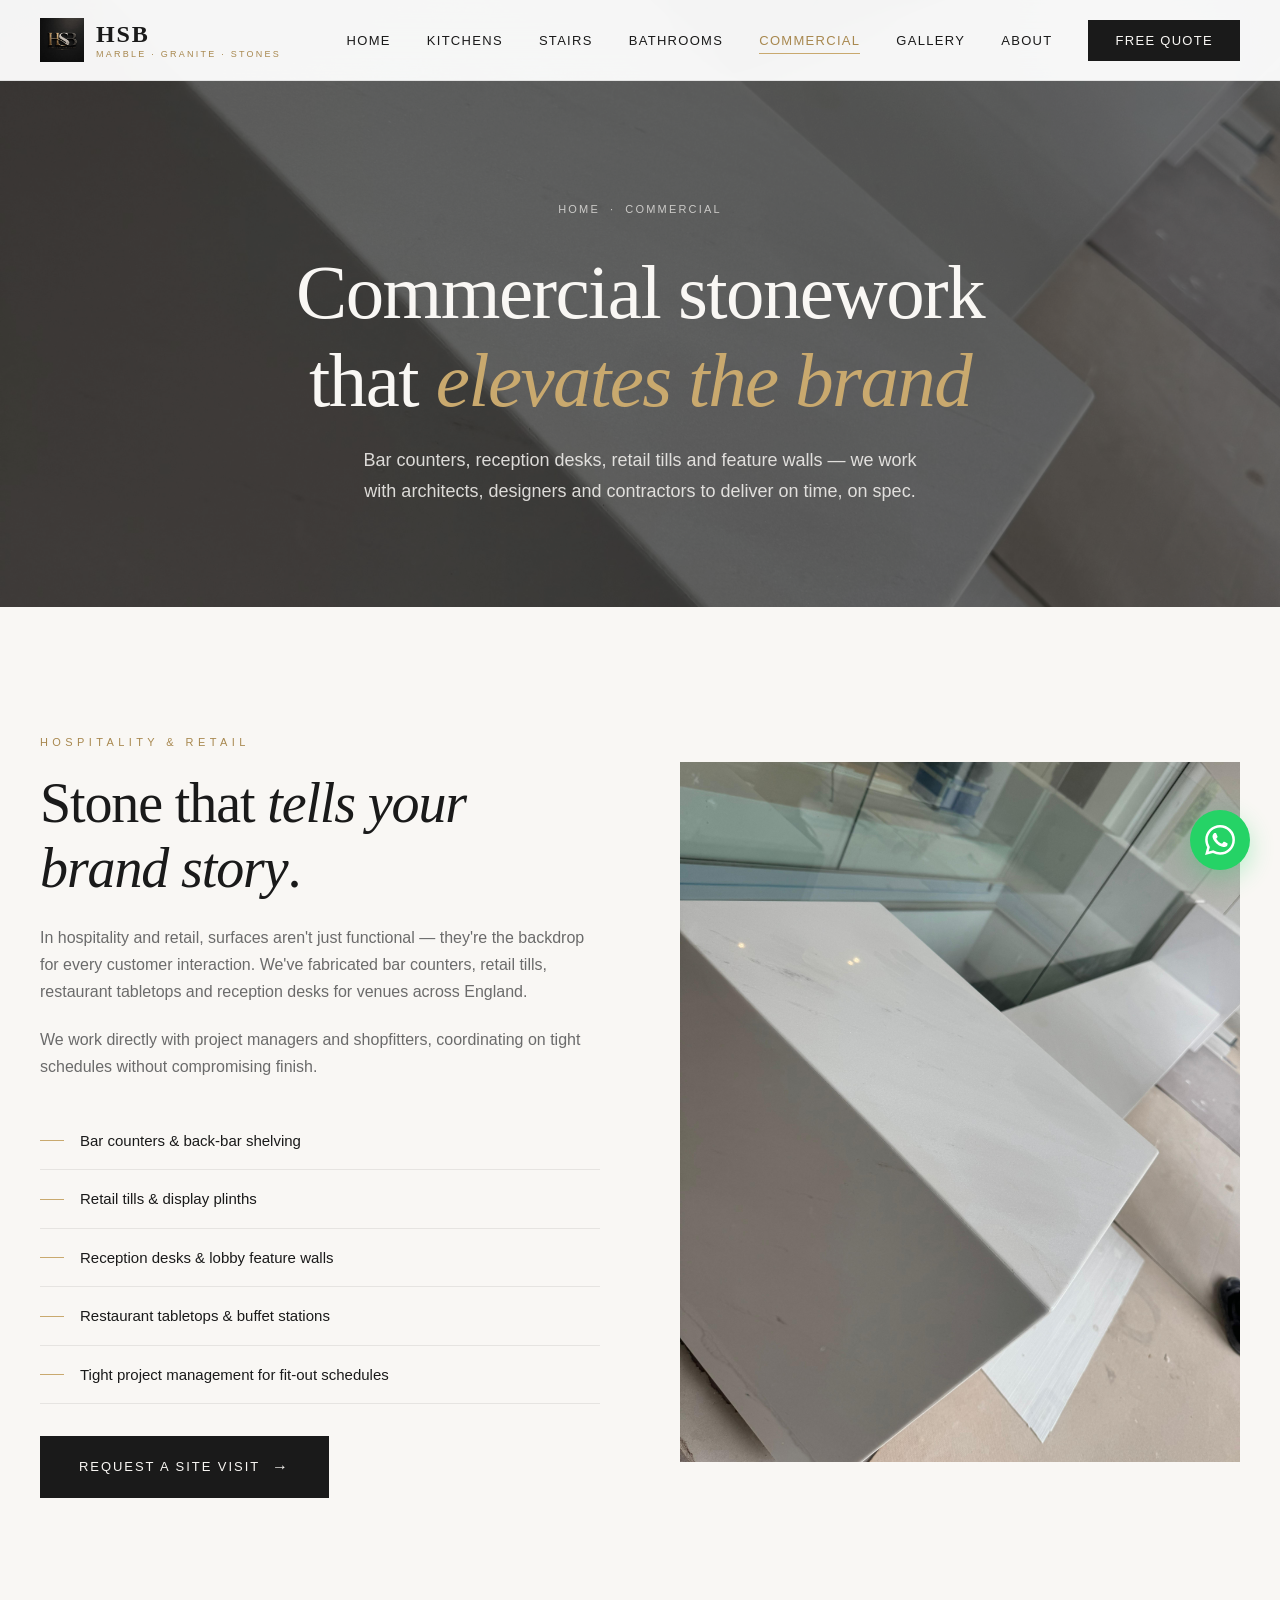
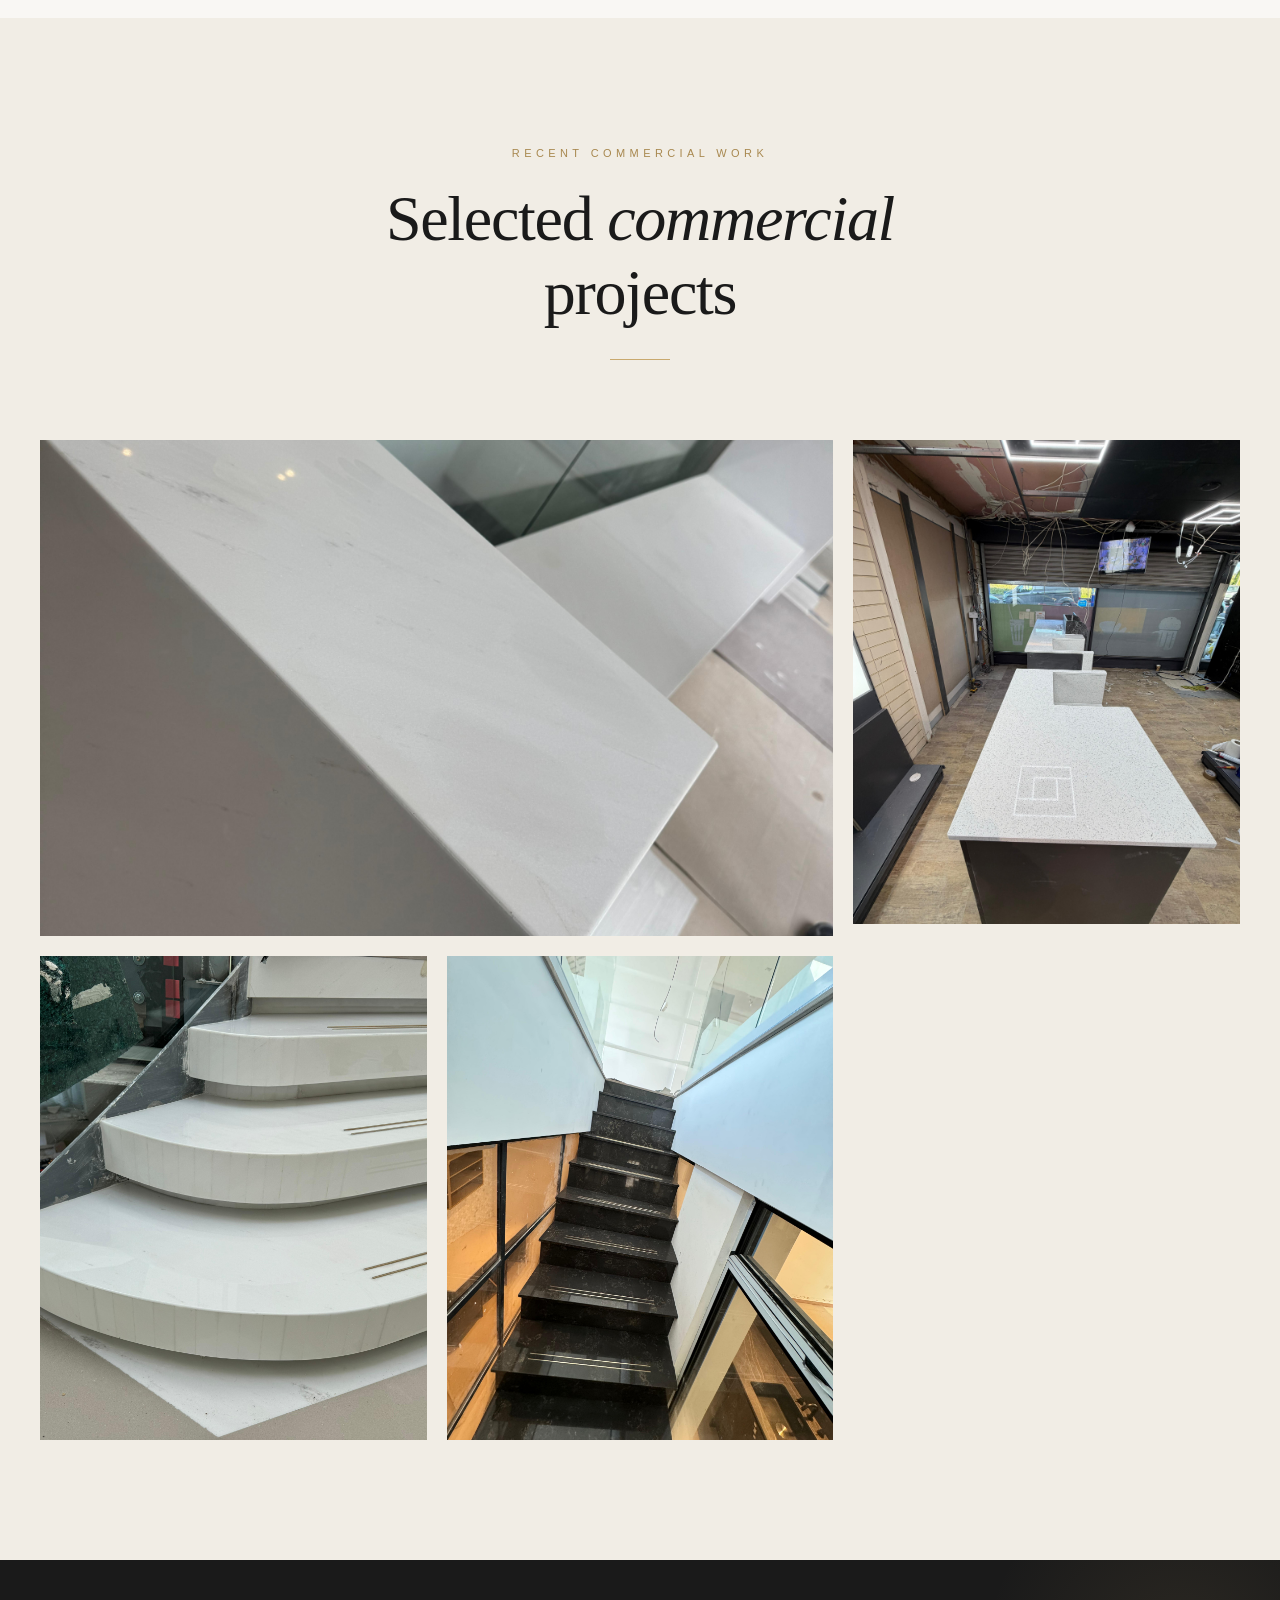
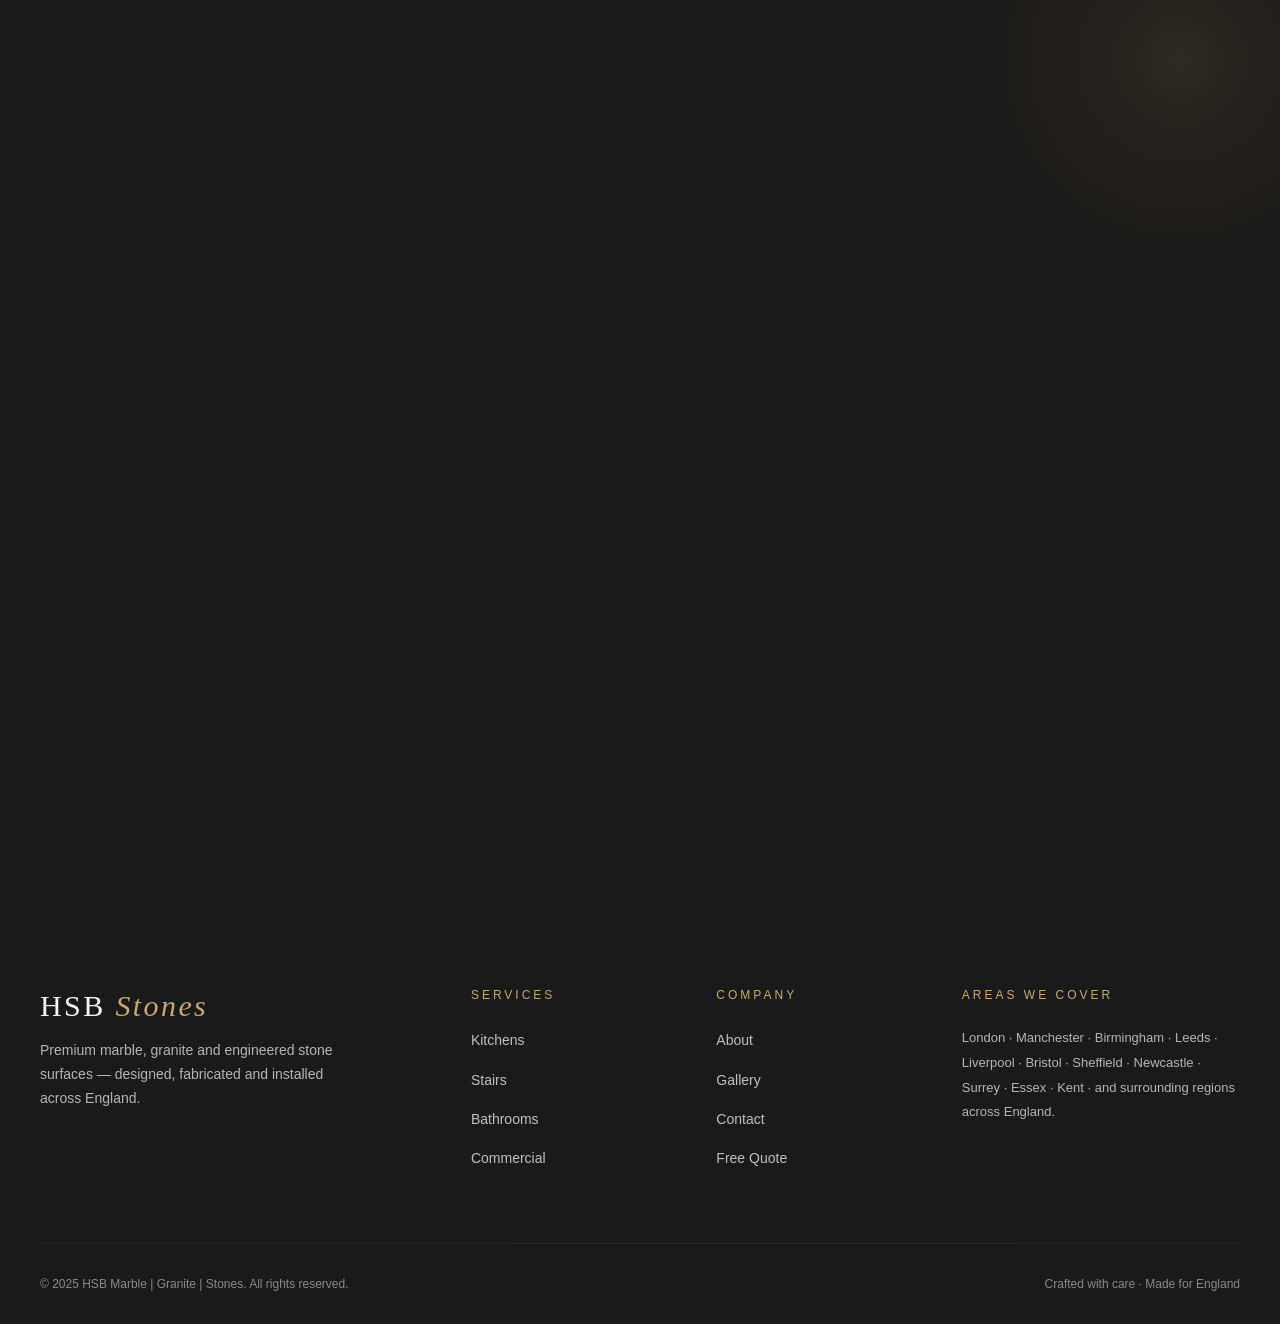
<file: commercial.html>
<!DOCTYPE html>
<html lang="en">
<head>
  <meta charset="UTF-8">
  <meta name="viewport" content="width=device-width, initial-scale=1.0">
  <title>Commercial Stone Installations — HSB Marble | Granite | Stones</title>
  <meta name="description" content="Commercial stone installations for restaurants, bars, retail and reception spaces across England. Trusted by architects and contractors.">
  <link rel="stylesheet" href="styles.css">
</head>
<body>

  <nav class="nav">
    <div class="nav-inner">
      <a href="index.html" class="nav-logo">
        <img src="images/logo.jpg" alt="HSB Logo">
        <div class="nav-logo-text">HSB<small>Marble · Granite · Stones</small></div>
      </a>
      <ul class="nav-links">
        <li><a href="index.html">Home</a></li>
        <li><a href="kitchens.html">Kitchens</a></li>
        <li><a href="stairs.html">Stairs</a></li>
        <li><a href="bathrooms.html">Bathrooms</a></li>
        <li><a href="commercial.html">Commercial</a></li>
        <li><a href="gallery.html">Gallery</a></li>
        <li><a href="about.html">About</a></li>
        <li><a href="contact.html" class="nav-cta">Free Quote</a></li>
      </ul>
      <button class="nav-toggle" aria-label="Menu">☰</button>
    </div>
  </nav>

  <header class="page-header">
    <div class="page-header-bg" style="background-image: url('images/bar-counter-white.jpg');"></div>
    <div class="page-header-content">
      <div class="breadcrumb"><a href="index.html">Home</a> <span>·</span> <span>Commercial</span></div>
      <h1>Commercial stonework that <em>elevates the brand</em></h1>
      <p>Bar counters, reception desks, retail tills and feature walls — we work with architects, designers and contractors to deliver on time, on spec.</p>
    </div>
  </header>

  <section class="section">
    <div class="container">
      <div class="feature-split">
        <div class="feature-text reveal">
          <span class="section-eyebrow">Hospitality & Retail</span>
          <h2>Stone that <em>tells your brand story</em>.</h2>
          <p>In hospitality and retail, surfaces aren't just functional — they're the backdrop for every customer interaction. We've fabricated bar counters, retail tills, restaurant tabletops and reception desks for venues across England.</p>
          <p>We work directly with project managers and shopfitters, coordinating on tight schedules without compromising finish.</p>
          <ul class="feature-list">
            <li>Bar counters & back-bar shelving</li>
            <li>Retail tills & display plinths</li>
            <li>Reception desks & lobby feature walls</li>
            <li>Restaurant tabletops & buffet stations</li>
            <li>Tight project management for fit-out schedules</li>
          </ul>
          <a href="#quote" class="btn btn-dark btn-arrow">Request a Site Visit</a>
        </div>
        <div class="feature-img reveal">
          <img src="images/bar-counter-white.jpg" alt="Calacatta bar counter in restaurant">
        </div>
      </div>
    </div>
  </section>

  <section class="section" style="background: var(--cream-warm);">
    <div class="container">
      <div class="section-header reveal">
        <span class="section-eyebrow">Recent Commercial Work</span>
        <h2 class="section-title">Selected <em>commercial</em> projects</h2>
        <div class="divider"></div>
      </div>
      <div class="gallery-grid reveal">
        <div class="gallery-item wide">
          <img src="images/bar-counter-white.jpg" alt="Wine bar counter">
          <div class="gallery-overlay"><span class="cat">Hospitality</span><h4>Wine Club Bar Counter</h4></div>
        </div>
        <div class="gallery-item">
          <img src="images/commercial-counter.jpg" alt="Retail counter installation">
          <div class="gallery-overlay"><span class="cat">Retail</span><h4>Retail Till Counter</h4></div>
        </div>
        <div class="gallery-item">
          <img src="images/commercial-counter-2.jpg" alt="Service counter">
          <div class="gallery-overlay"><span class="cat">Retail</span><h4>Service Counter Build</h4></div>
        </div>
        <div class="gallery-item">
          <img src="images/feature-counter.jpg" alt="Feature counter">
          <div class="gallery-overlay"><span class="cat">Hospitality</span><h4>Feature Service Counter</h4></div>
        </div>
      </div>
    </div>
  </section>

  <section class="section cta-section" id="quote">
    <div class="container">
      <div class="cta-inner">
        <div class="cta-text reveal">
          <span class="section-eyebrow" style="color: var(--gold);">Commercial Enquiries</span>
          <h2>Architects, designers, <em>contractors</em>.</h2>
          <p>Send us your drawings or specifications. We'll respond with realistic timelines, material options and a competitive quote.</p>
        </div>
        <div class="quote-form reveal">
          <form>
            <h3>Commercial Enquiry</h3>
            <p class="form-sub">Trade and contractor enquiries welcome.</p>
            <div class="form-row">
              <div class="form-group"><label>Contact Name</label><input type="text" required></div>
              <div class="form-group"><label>Company</label><input type="text"></div>
            </div>
            <div class="form-row">
              <div class="form-group"><label>Phone</label><input type="tel" required></div>
              <div class="form-group"><label>Email</label><input type="email" required></div>
            </div>
            <div class="form-group"><label>Project Type</label>
              <select><option>Bar / Restaurant</option><option>Retail Counter</option><option>Reception / Lobby</option><option>Office / Corporate</option><option>Other</option></select>
            </div>
            <div class="form-group"><label>Project Details</label><textarea placeholder="Approx square metres, deadline, drawings available..."></textarea></div>
            <button type="submit" class="btn btn-dark btn-arrow form-submit">Submit Enquiry</button>
          </form>
          <div class="form-success"><h4>Thank you.</h4><p>We've received your enquiry and will be in touch within 24 hours.</p></div>
        </div>
      </div>
    </div>
  </section>

  <footer class="footer">
    <div class="footer-inner">
      <div class="footer-grid">
        <div class="footer-brand"><h3>HSB <span>Stones</span></h3><p>Premium marble, granite and engineered stone surfaces — designed, fabricated and installed across England.</p></div>
        <div><h4>Services</h4><ul><li><a href="kitchens.html">Kitchens</a></li><li><a href="stairs.html">Stairs</a></li><li><a href="bathrooms.html">Bathrooms</a></li><li><a href="commercial.html">Commercial</a></li></ul></div>
        <div><h4>Company</h4><ul><li><a href="about.html">About</a></li><li><a href="gallery.html">Gallery</a></li><li><a href="contact.html">Contact</a></li><li><a href="contact.html">Free Quote</a></li></ul></div>
        <div class="footer-areas"><h4>Areas We Cover</h4><p>London · Manchester · Birmingham · Leeds · Liverpool · Bristol · Sheffield · Newcastle · Surrey · Essex · Kent · and surrounding regions across England.</p></div>
      </div>
      <div class="footer-bottom"><span>© 2025 HSB Marble | Granite | Stones. All rights reserved.</span><span>Crafted with care · Made for England</span></div>
    </div>
  </footer>

  <a href="https://wa.me/[InsertNumber]" target="_blank" class="whatsapp-float" aria-label="WhatsApp">
    <svg viewBox="0 0 24 24" fill="currentColor"><path d="M17.472 14.382c-.297-.149-1.758-.867-2.03-.967-.273-.099-.471-.148-.67.15-.197.297-.767.966-.94 1.164-.173.199-.347.223-.644.075-.297-.15-1.255-.463-2.39-1.475-.883-.788-1.48-1.761-1.653-2.059-.173-.297-.018-.458.13-.606.134-.133.298-.347.446-.52.149-.174.198-.298.298-.497.099-.198.05-.371-.025-.52-.075-.149-.669-1.612-.916-2.207-.242-.579-.487-.5-.669-.51-.173-.008-.371-.01-.57-.01-.198 0-.52.074-.792.372-.272.297-1.04 1.016-1.04 2.479 0 1.462 1.065 2.875 1.213 3.074.149.198 2.096 3.2 5.077 4.487.709.306 1.262.489 1.694.625.712.227 1.36.195 1.871.118.571-.085 1.758-.719 2.006-1.413.248-.694.248-1.289.173-1.413-.074-.124-.272-.198-.57-.347m-5.421 7.403h-.004a9.87 9.87 0 01-5.031-1.378l-.361-.214-3.741.982.998-3.648-.235-.374a9.86 9.86 0 01-1.51-5.26c.001-5.45 4.436-9.884 9.888-9.884 2.64 0 5.122 1.03 6.988 2.898a9.825 9.825 0 012.893 6.994c-.003 5.45-4.437 9.884-9.885 9.884m8.413-18.297A11.815 11.815 0 0012.05 0C5.495 0 .16 5.335.157 11.892c0 2.096.547 4.142 1.588 5.945L.057 24l6.305-1.654a11.882 11.882 0 005.683 1.448h.005c6.554 0 11.89-5.335 11.893-11.893a11.821 11.821 0 00-3.48-8.413z"/></svg>
  </a>

  <script src="main.js"></script>
</body>
</html>
</file>
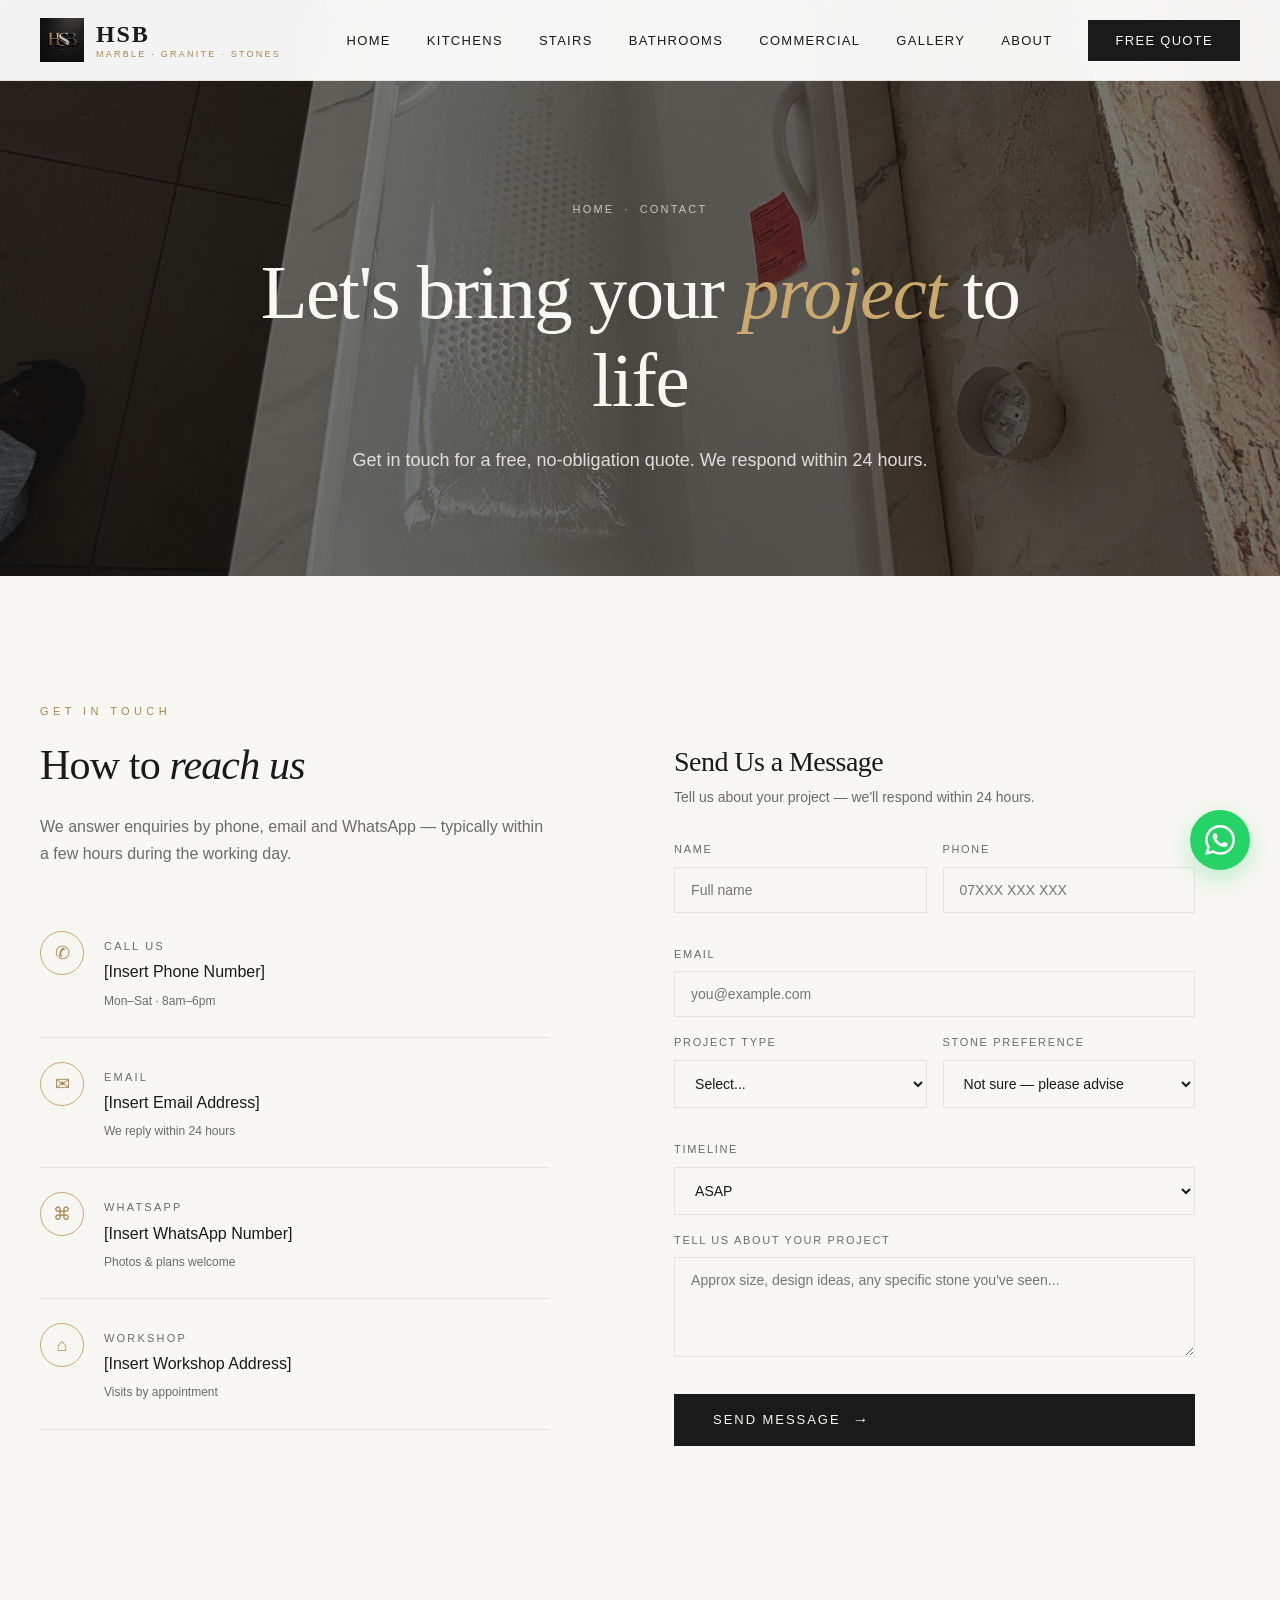
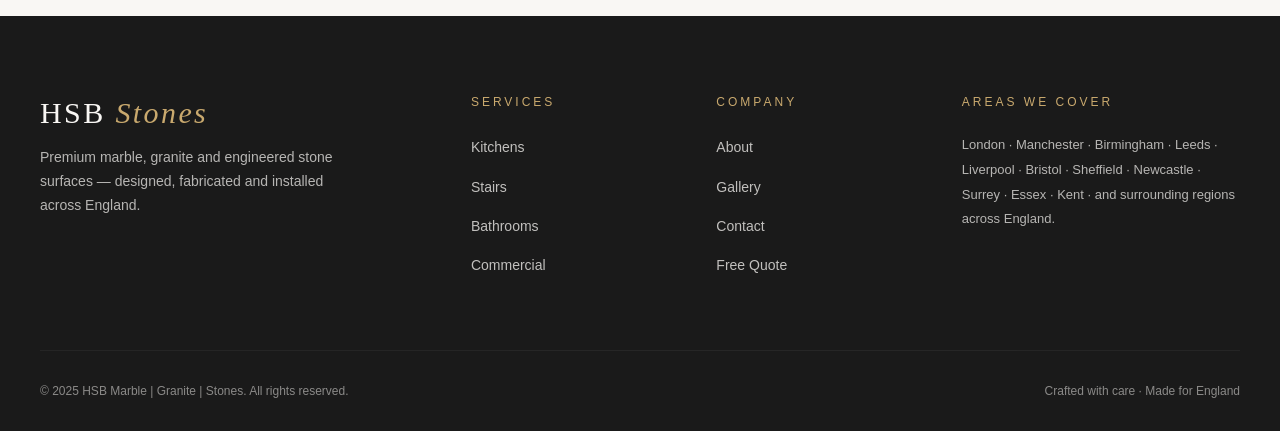
<file: contact.html>
<!DOCTYPE html>
<html lang="en">
<head>
  <meta charset="UTF-8">
  <meta name="viewport" content="width=device-width, initial-scale=1.0">
  <title>Contact — HSB Marble | Granite | Stones</title>
  <meta name="description" content="Contact HSB for a free, no-obligation stone surface quote anywhere in England. Phone, email or WhatsApp.">
  <link rel="stylesheet" href="styles.css">
</head>
<body>

  <nav class="nav">
    <div class="nav-inner">
      <a href="index.html" class="nav-logo">
        <img src="images/logo.jpg" alt="HSB Logo">
        <div class="nav-logo-text">HSB<small>Marble · Granite · Stones</small></div>
      </a>
      <ul class="nav-links">
        <li><a href="index.html">Home</a></li>
        <li><a href="kitchens.html">Kitchens</a></li>
        <li><a href="stairs.html">Stairs</a></li>
        <li><a href="bathrooms.html">Bathrooms</a></li>
        <li><a href="commercial.html">Commercial</a></li>
        <li><a href="gallery.html">Gallery</a></li>
        <li><a href="about.html">About</a></li>
        <li><a href="contact.html" class="nav-cta">Free Quote</a></li>
      </ul>
      <button class="nav-toggle" aria-label="Menu">☰</button>
    </div>
  </nav>

  <header class="page-header">
    <div class="page-header-bg" style="background-image: url('images/kitchen-island-calacatta.jpg');"></div>
    <div class="page-header-content">
      <div class="breadcrumb"><a href="index.html">Home</a> <span>·</span> <span>Contact</span></div>
      <h1>Let's bring your <em>project</em> to life</h1>
      <p>Get in touch for a free, no-obligation quote. We respond within 24 hours.</p>
    </div>
  </header>

  <section class="section">
    <div class="container">
      <div class="contact-grid">
        <div class="contact-info reveal">
          <span class="section-eyebrow">Get in Touch</span>
          <h2>How to <em>reach us</em></h2>
          <p style="color: var(--text-muted);">We answer enquiries by phone, email and WhatsApp — typically within a few hours during the working day.</p>
          
          <ul class="contact-info-list">
            <li>
              <span class="ico">✆</span>
              <div>
                <span class="label">Call Us</span>
                <strong>[Insert Phone Number]</strong>
                <small style="color: var(--text-muted); font-size: 12px;">Mon–Sat · 8am–6pm</small>
              </div>
            </li>
            <li>
              <span class="ico">✉</span>
              <div>
                <span class="label">Email</span>
                <strong>[Insert Email Address]</strong>
                <small style="color: var(--text-muted); font-size: 12px;">We reply within 24 hours</small>
              </div>
            </li>
            <li>
              <span class="ico">⌘</span>
              <div>
                <span class="label">WhatsApp</span>
                <strong>[Insert WhatsApp Number]</strong>
                <small style="color: var(--text-muted); font-size: 12px;">Photos & plans welcome</small>
              </div>
            </li>
            <li>
              <span class="ico">⌂</span>
              <div>
                <span class="label">Workshop</span>
                <strong>[Insert Workshop Address]</strong>
                <small style="color: var(--text-muted); font-size: 12px;">Visits by appointment</small>
              </div>
            </li>
          </ul>
        </div>

        <div class="quote-form reveal">
          <form>
            <h3>Send Us a Message</h3>
            <p class="form-sub">Tell us about your project — we'll respond within 24 hours.</p>
            
            <div class="form-row">
              <div class="form-group"><label>Name</label><input type="text" required placeholder="Full name"></div>
              <div class="form-group"><label>Phone</label><input type="tel" required placeholder="07XXX XXX XXX"></div>
            </div>
            <div class="form-group">
              <label>Email</label>
              <input type="email" required placeholder="you@example.com">
            </div>
            <div class="form-row">
              <div class="form-group">
                <label>Project Type</label>
                <select required>
                  <option value="">Select...</option>
                  <option>Kitchen Worktop</option>
                  <option>Stone Staircase</option>
                  <option>Bathroom Surfaces</option>
                  <option>Commercial Installation</option>
                  <option>Window Sill</option>
                  <option>Feature Wall / Other</option>
                </select>
              </div>
              <div class="form-group">
                <label>Stone Preference</label>
                <select>
                  <option>Not sure — please advise</option>
                  <option>Calacatta marble</option>
                  <option>Carrara marble</option>
                  <option>Quartz</option>
                  <option>Granite</option>
                  <option>Other</option>
                </select>
              </div>
            </div>
            <div class="form-group">
              <label>Timeline</label>
              <select>
                <option>ASAP</option>
                <option>Within 1 month</option>
                <option>1–3 months</option>
                <option>3+ months</option>
                <option>Just exploring</option>
              </select>
            </div>
            <div class="form-group">
              <label>Tell us about your project</label>
              <textarea placeholder="Approx size, design ideas, any specific stone you've seen..."></textarea>
            </div>
            <button type="submit" class="btn btn-dark btn-arrow form-submit">Send Message</button>
          </form>
          <div class="form-success">
            <h4>Thank you.</h4>
            <p>Your message is on its way. We'll respond within 24 hours.</p>
          </div>
        </div>
      </div>
    </div>
  </section>

  <footer class="footer">
    <div class="footer-inner">
      <div class="footer-grid">
        <div class="footer-brand"><h3>HSB <span>Stones</span></h3><p>Premium marble, granite and engineered stone surfaces — designed, fabricated and installed across England.</p></div>
        <div><h4>Services</h4><ul><li><a href="kitchens.html">Kitchens</a></li><li><a href="stairs.html">Stairs</a></li><li><a href="bathrooms.html">Bathrooms</a></li><li><a href="commercial.html">Commercial</a></li></ul></div>
        <div><h4>Company</h4><ul><li><a href="about.html">About</a></li><li><a href="gallery.html">Gallery</a></li><li><a href="contact.html">Contact</a></li><li><a href="contact.html">Free Quote</a></li></ul></div>
        <div class="footer-areas"><h4>Areas We Cover</h4><p>London · Manchester · Birmingham · Leeds · Liverpool · Bristol · Sheffield · Newcastle · Surrey · Essex · Kent · and surrounding regions across England.</p></div>
      </div>
      <div class="footer-bottom"><span>© 2025 HSB Marble | Granite | Stones. All rights reserved.</span><span>Crafted with care · Made for England</span></div>
    </div>
  </footer>

  <a href="https://wa.me/[InsertNumber]" target="_blank" class="whatsapp-float" aria-label="WhatsApp">
    <svg viewBox="0 0 24 24" fill="currentColor"><path d="M17.472 14.382c-.297-.149-1.758-.867-2.03-.967-.273-.099-.471-.148-.67.15-.197.297-.767.966-.94 1.164-.173.199-.347.223-.644.075-.297-.15-1.255-.463-2.39-1.475-.883-.788-1.48-1.761-1.653-2.059-.173-.297-.018-.458.13-.606.134-.133.298-.347.446-.52.149-.174.198-.298.298-.497.099-.198.05-.371-.025-.52-.075-.149-.669-1.612-.916-2.207-.242-.579-.487-.5-.669-.51-.173-.008-.371-.01-.57-.01-.198 0-.52.074-.792.372-.272.297-1.04 1.016-1.04 2.479 0 1.462 1.065 2.875 1.213 3.074.149.198 2.096 3.2 5.077 4.487.709.306 1.262.489 1.694.625.712.227 1.36.195 1.871.118.571-.085 1.758-.719 2.006-1.413.248-.694.248-1.289.173-1.413-.074-.124-.272-.198-.57-.347m-5.421 7.403h-.004a9.87 9.87 0 01-5.031-1.378l-.361-.214-3.741.982.998-3.648-.235-.374a9.86 9.86 0 01-1.51-5.26c.001-5.45 4.436-9.884 9.888-9.884 2.64 0 5.122 1.03 6.988 2.898a9.825 9.825 0 012.893 6.994c-.003 5.45-4.437 9.884-9.885 9.884m8.413-18.297A11.815 11.815 0 0012.05 0C5.495 0 .16 5.335.157 11.892c0 2.096.547 4.142 1.588 5.945L.057 24l6.305-1.654a11.882 11.882 0 005.683 1.448h.005c6.554 0 11.89-5.335 11.893-11.893a11.821 11.821 0 00-3.48-8.413z"/></svg>
  </a>

  <script src="main.js"></script>
</body>
</html>
</file>
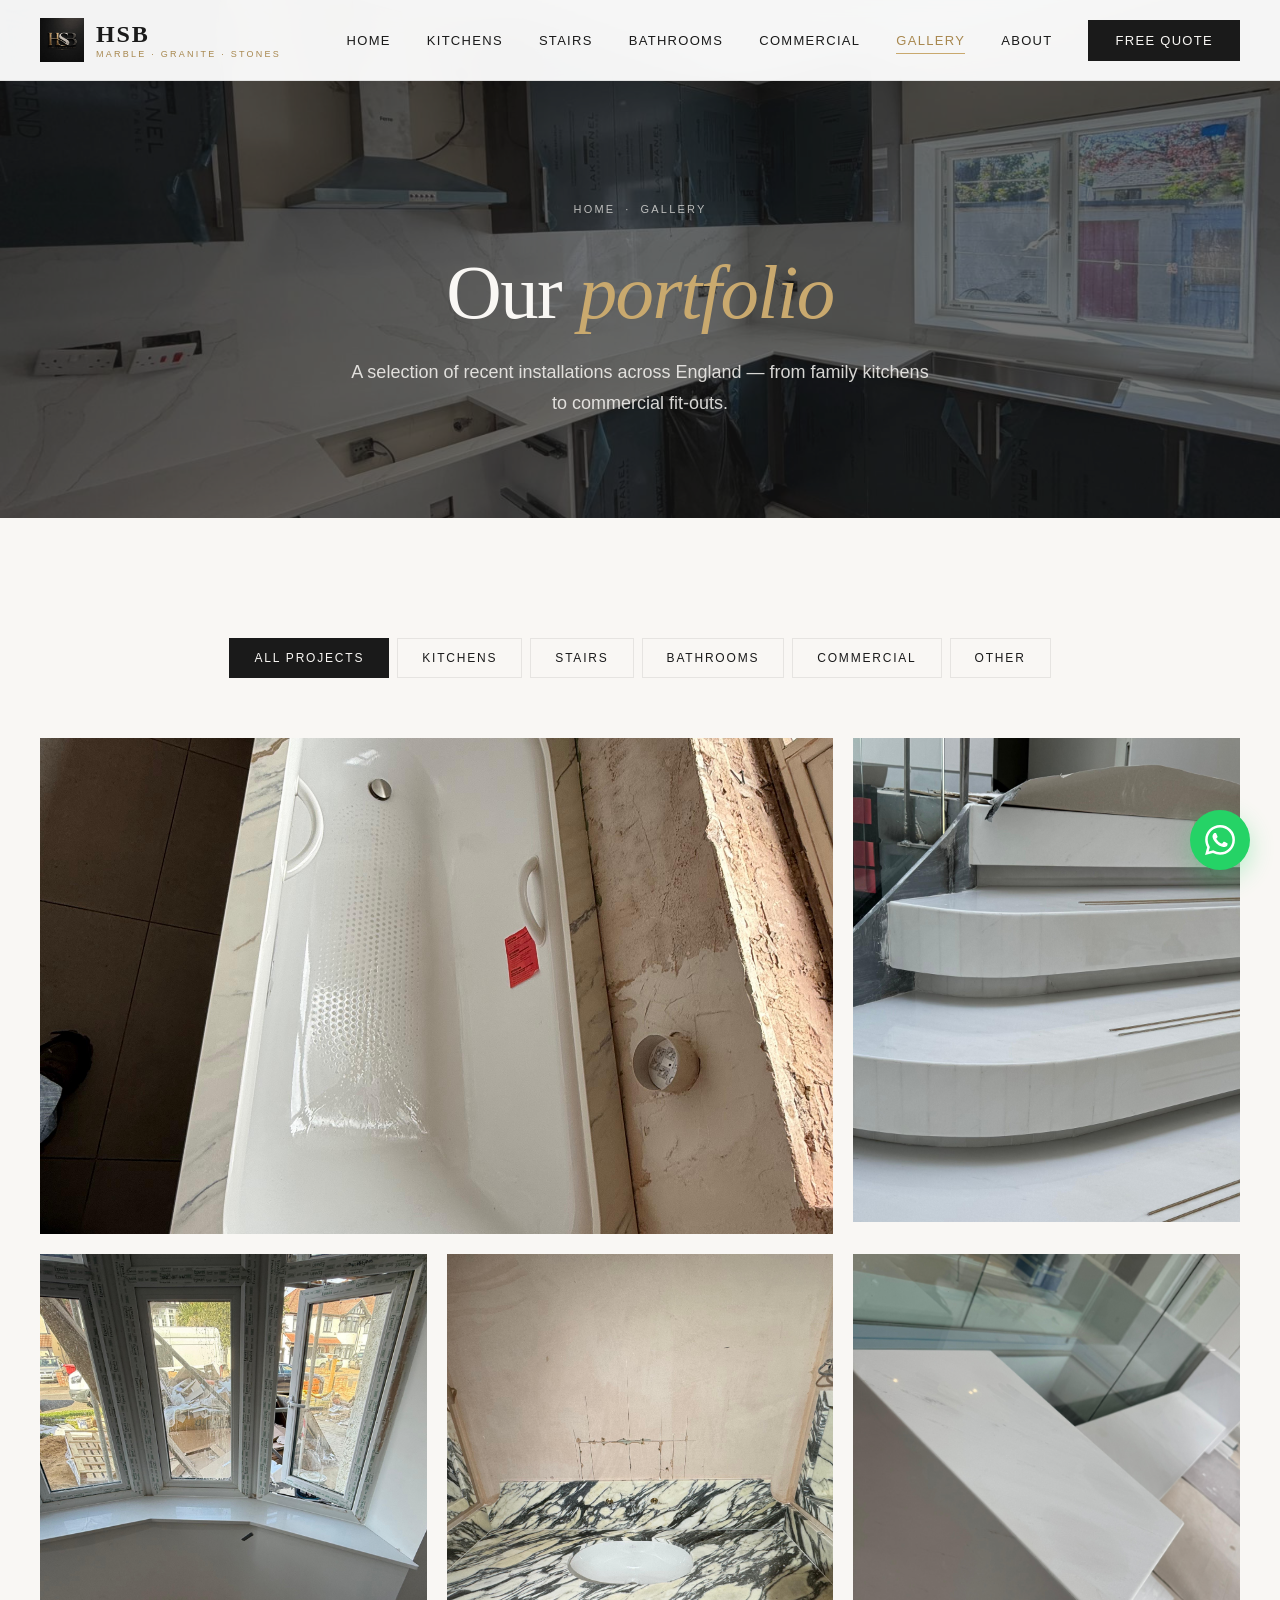
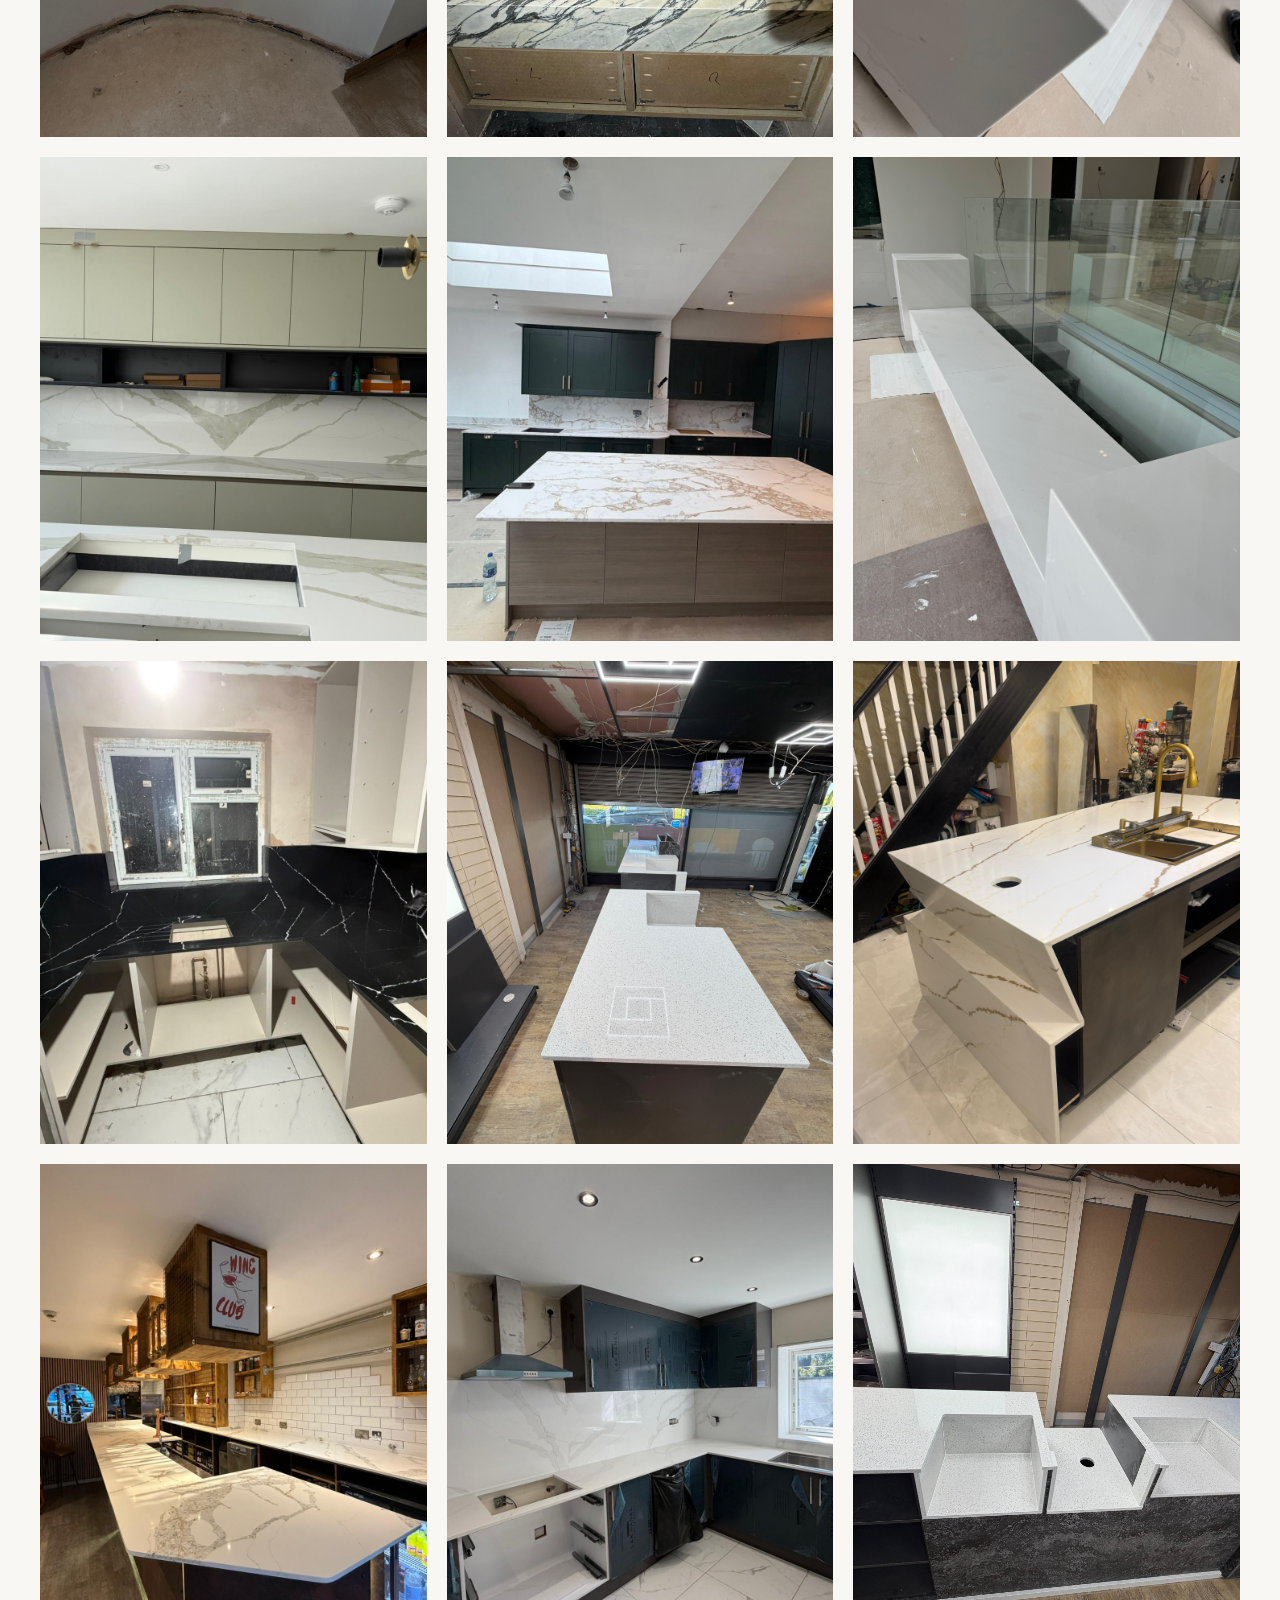
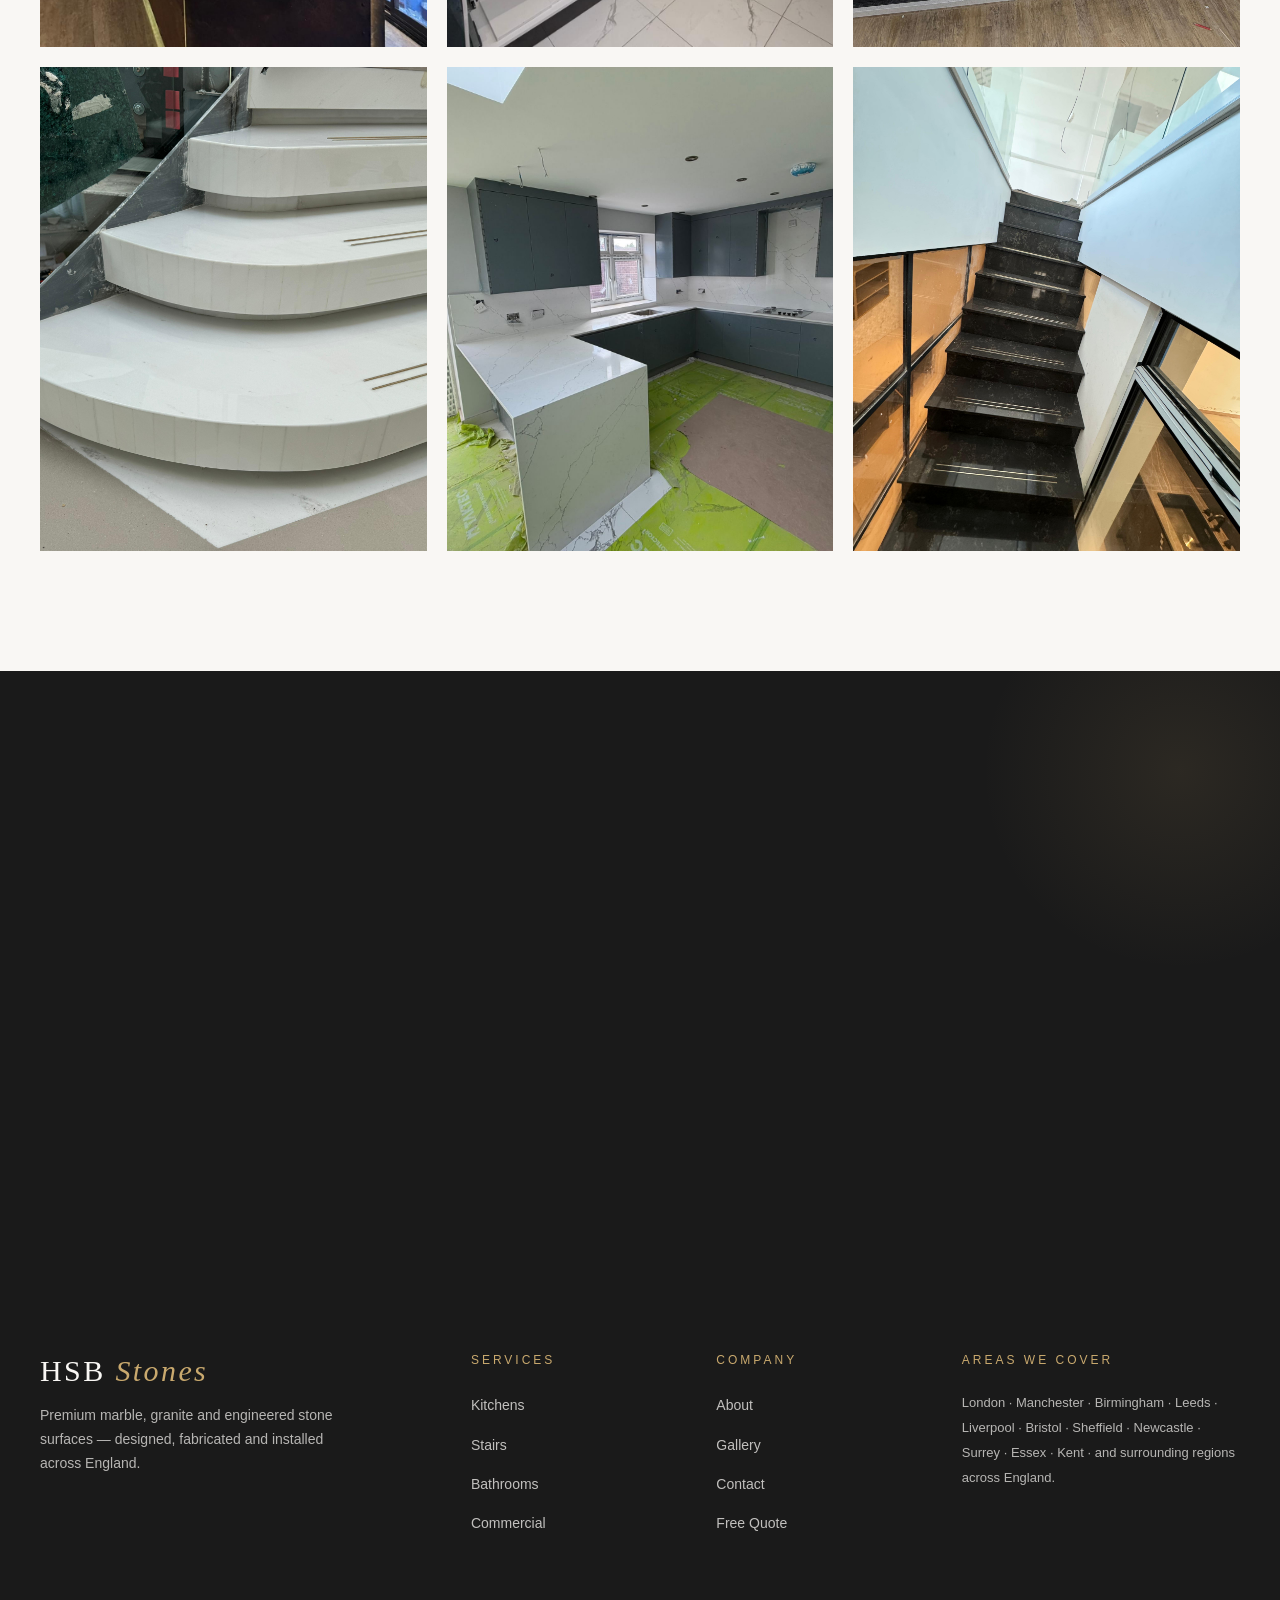
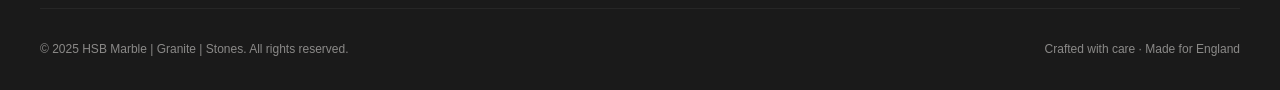
<file: gallery.html>
<!DOCTYPE html>
<html lang="en">
<head>
  <meta charset="UTF-8">
  <meta name="viewport" content="width=device-width, initial-scale=1.0">
  <title>Gallery — HSB Marble | Granite | Stones</title>
  <meta name="description" content="A portfolio of completed stone installations: kitchens, staircases, bathrooms and commercial projects across England.">
  <link rel="stylesheet" href="styles.css">
</head>
<body>

  <nav class="nav">
    <div class="nav-inner">
      <a href="index.html" class="nav-logo">
        <img src="images/logo.jpg" alt="HSB Logo">
        <div class="nav-logo-text">HSB<small>Marble · Granite · Stones</small></div>
      </a>
      <ul class="nav-links">
        <li><a href="index.html">Home</a></li>
        <li><a href="kitchens.html">Kitchens</a></li>
        <li><a href="stairs.html">Stairs</a></li>
        <li><a href="bathrooms.html">Bathrooms</a></li>
        <li><a href="commercial.html">Commercial</a></li>
        <li><a href="gallery.html">Gallery</a></li>
        <li><a href="about.html">About</a></li>
        <li><a href="contact.html" class="nav-cta">Free Quote</a></li>
      </ul>
      <button class="nav-toggle" aria-label="Menu">☰</button>
    </div>
  </nav>

  <header class="page-header">
    <div class="page-header-bg" style="background-image: url('images/kitchen-modern-gold.jpg');"></div>
    <div class="page-header-content">
      <div class="breadcrumb"><a href="index.html">Home</a> <span>·</span> <span>Gallery</span></div>
      <h1>Our <em>portfolio</em></h1>
      <p>A selection of recent installations across England — from family kitchens to commercial fit-outs.</p>
    </div>
  </header>

  <section class="section">
    <div class="container">
      <div class="gallery-filters reveal">
        <button class="filter-btn active" data-filter="all">All Projects</button>
        <button class="filter-btn" data-filter="kitchens">Kitchens</button>
        <button class="filter-btn" data-filter="stairs">Stairs</button>
        <button class="filter-btn" data-filter="bathrooms">Bathrooms</button>
        <button class="filter-btn" data-filter="commercial">Commercial</button>
        <button class="filter-btn" data-filter="other">Other</button>
      </div>

      <div class="gallery-grid reveal">
        <div class="gallery-item wide" data-category="kitchens">
          <img src="images/kitchen-island-calacatta.jpg" alt="Calacatta kitchen island">
          <div class="gallery-overlay"><span class="cat">Kitchen</span><h4>Calacatta Gold Island</h4></div>
        </div>
        <div class="gallery-item" data-category="stairs">
          <img src="images/stairs-curved-white.jpg" alt="Curved marble stairs">
          <div class="gallery-overlay"><span class="cat">Stairs</span><h4>White Marble Curve</h4></div>
        </div>
        <div class="gallery-item" data-category="bathrooms">
          <img src="images/bath-vanity-marble.jpg" alt="Marble bathroom vanity">
          <div class="gallery-overlay"><span class="cat">Bathroom</span><h4>Bookmatched Vanity</h4></div>
        </div>
        <div class="gallery-item" data-category="kitchens">
          <img src="images/kitchen-marble-blue.jpg" alt="Blue kitchen with marble">
          <div class="gallery-overlay"><span class="cat">Kitchen</span><h4>U-Shape Worktops</h4></div>
        </div>
        <div class="gallery-item" data-category="commercial">
          <img src="images/bar-counter-white.jpg" alt="Bar counter">
          <div class="gallery-overlay"><span class="cat">Commercial</span><h4>Wine Bar Counter</h4></div>
        </div>
        <div class="gallery-item" data-category="kitchens">
          <img src="images/kitchen-sage.jpg" alt="Sage kitchen">
          <div class="gallery-overlay"><span class="cat">Kitchen</span><h4>Bookmatched Splashback</h4></div>
        </div>
        <div class="gallery-item" data-category="stairs">
          <img src="images/stairs-black-granite.jpg" alt="Black granite stairs">
          <div class="gallery-overlay"><span class="cat">Stairs</span><h4>Nero Granite</h4></div>
        </div>
        <div class="gallery-item" data-category="bathrooms">
          <img src="images/bath-arabescato.jpg" alt="Marble bath surround">
          <div class="gallery-overlay"><span class="cat">Bathroom</span><h4>Arabescato Surround</h4></div>
        </div>
        <div class="gallery-item" data-category="kitchens">
          <img src="images/kitchen-blue-quartz.jpg" alt="Blue cabinet kitchen">
          <div class="gallery-overlay"><span class="cat">Kitchen</span><h4>Quartz on Lacquer</h4></div>
        </div>
        <div class="gallery-item" data-category="commercial">
          <img src="images/commercial-counter.jpg" alt="Commercial counter">
          <div class="gallery-overlay"><span class="cat">Commercial</span><h4>Retail Counter</h4></div>
        </div>
        <div class="gallery-item" data-category="kitchens">
          <img src="images/kitchen-black-marquina.jpg" alt="Black marquina utility">
          <div class="gallery-overlay"><span class="cat">Kitchen</span><h4>Black Marquina Utility</h4></div>
        </div>
        <div class="gallery-item" data-category="stairs">
          <img src="images/stairs-curved-detail.jpg" alt="Curved staircase detail">
          <div class="gallery-overlay"><span class="cat">Stairs</span><h4>Brass-Inlay Detail</h4></div>
        </div>
        <div class="gallery-item" data-category="kitchens">
          <img src="images/kitchen-modern-gold.jpg" alt="Modern kitchen">
          <div class="gallery-overlay"><span class="cat">Kitchen</span><h4>Modern Gold-Veined Island</h4></div>
        </div>
        <div class="gallery-item" data-category="other">
          <img src="images/window-sill.jpg" alt="Curved window sill">
          <div class="gallery-overlay"><span class="cat">Other</span><h4>Curved Bay Window Sill</h4></div>
        </div>
        <div class="gallery-item" data-category="commercial">
          <img src="images/commercial-counter-2.jpg" alt="Service counter">
          <div class="gallery-overlay"><span class="cat">Commercial</span><h4>Service Counter</h4></div>
        </div>
        <div class="gallery-item" data-category="kitchens">
          <img src="images/kitchen-white-marble.jpg" alt="White marble kitchen">
          <div class="gallery-overlay"><span class="cat">Kitchen</span><h4>Statuario Worktops</h4></div>
        </div>
        <div class="gallery-item" data-category="commercial">
          <img src="images/feature-counter.jpg" alt="Feature counter">
          <div class="gallery-overlay"><span class="cat">Commercial</span><h4>Feature Service Counter</h4></div>
        </div>
      </div>
    </div>
  </section>

  <section class="section cta-section">
    <div class="container">
      <div class="cta-inner">
        <div class="cta-text reveal">
          <span class="section-eyebrow" style="color: var(--gold);">Inspired?</span>
          <h2>Let's build your <em>next project</em></h2>
          <p>Whether it's a single splashback or a full property fit-out — we'd love to hear what you have in mind.</p>
          <a href="contact.html" class="btn btn-primary btn-arrow" style="margin-top: 20px;">Get a Free Quote</a>
        </div>
      </div>
    </div>
  </section>

  <footer class="footer">
    <div class="footer-inner">
      <div class="footer-grid">
        <div class="footer-brand"><h3>HSB <span>Stones</span></h3><p>Premium marble, granite and engineered stone surfaces — designed, fabricated and installed across England.</p></div>
        <div><h4>Services</h4><ul><li><a href="kitchens.html">Kitchens</a></li><li><a href="stairs.html">Stairs</a></li><li><a href="bathrooms.html">Bathrooms</a></li><li><a href="commercial.html">Commercial</a></li></ul></div>
        <div><h4>Company</h4><ul><li><a href="about.html">About</a></li><li><a href="gallery.html">Gallery</a></li><li><a href="contact.html">Contact</a></li><li><a href="contact.html">Free Quote</a></li></ul></div>
        <div class="footer-areas"><h4>Areas We Cover</h4><p>London · Manchester · Birmingham · Leeds · Liverpool · Bristol · Sheffield · Newcastle · Surrey · Essex · Kent · and surrounding regions across England.</p></div>
      </div>
      <div class="footer-bottom"><span>© 2025 HSB Marble | Granite | Stones. All rights reserved.</span><span>Crafted with care · Made for England</span></div>
    </div>
  </footer>

  <a href="https://wa.me/[InsertNumber]" target="_blank" class="whatsapp-float" aria-label="WhatsApp">
    <svg viewBox="0 0 24 24" fill="currentColor"><path d="M17.472 14.382c-.297-.149-1.758-.867-2.03-.967-.273-.099-.471-.148-.67.15-.197.297-.767.966-.94 1.164-.173.199-.347.223-.644.075-.297-.15-1.255-.463-2.39-1.475-.883-.788-1.48-1.761-1.653-2.059-.173-.297-.018-.458.13-.606.134-.133.298-.347.446-.52.149-.174.198-.298.298-.497.099-.198.05-.371-.025-.52-.075-.149-.669-1.612-.916-2.207-.242-.579-.487-.5-.669-.51-.173-.008-.371-.01-.57-.01-.198 0-.52.074-.792.372-.272.297-1.04 1.016-1.04 2.479 0 1.462 1.065 2.875 1.213 3.074.149.198 2.096 3.2 5.077 4.487.709.306 1.262.489 1.694.625.712.227 1.36.195 1.871.118.571-.085 1.758-.719 2.006-1.413.248-.694.248-1.289.173-1.413-.074-.124-.272-.198-.57-.347m-5.421 7.403h-.004a9.87 9.87 0 01-5.031-1.378l-.361-.214-3.741.982.998-3.648-.235-.374a9.86 9.86 0 01-1.51-5.26c.001-5.45 4.436-9.884 9.888-9.884 2.64 0 5.122 1.03 6.988 2.898a9.825 9.825 0 012.893 6.994c-.003 5.45-4.437 9.884-9.885 9.884m8.413-18.297A11.815 11.815 0 0012.05 0C5.495 0 .16 5.335.157 11.892c0 2.096.547 4.142 1.588 5.945L.057 24l6.305-1.654a11.882 11.882 0 005.683 1.448h.005c6.554 0 11.89-5.335 11.893-11.893a11.821 11.821 0 00-3.48-8.413z"/></svg>
  </a>

  <script src="main.js"></script>
</body>
</html>
</file>
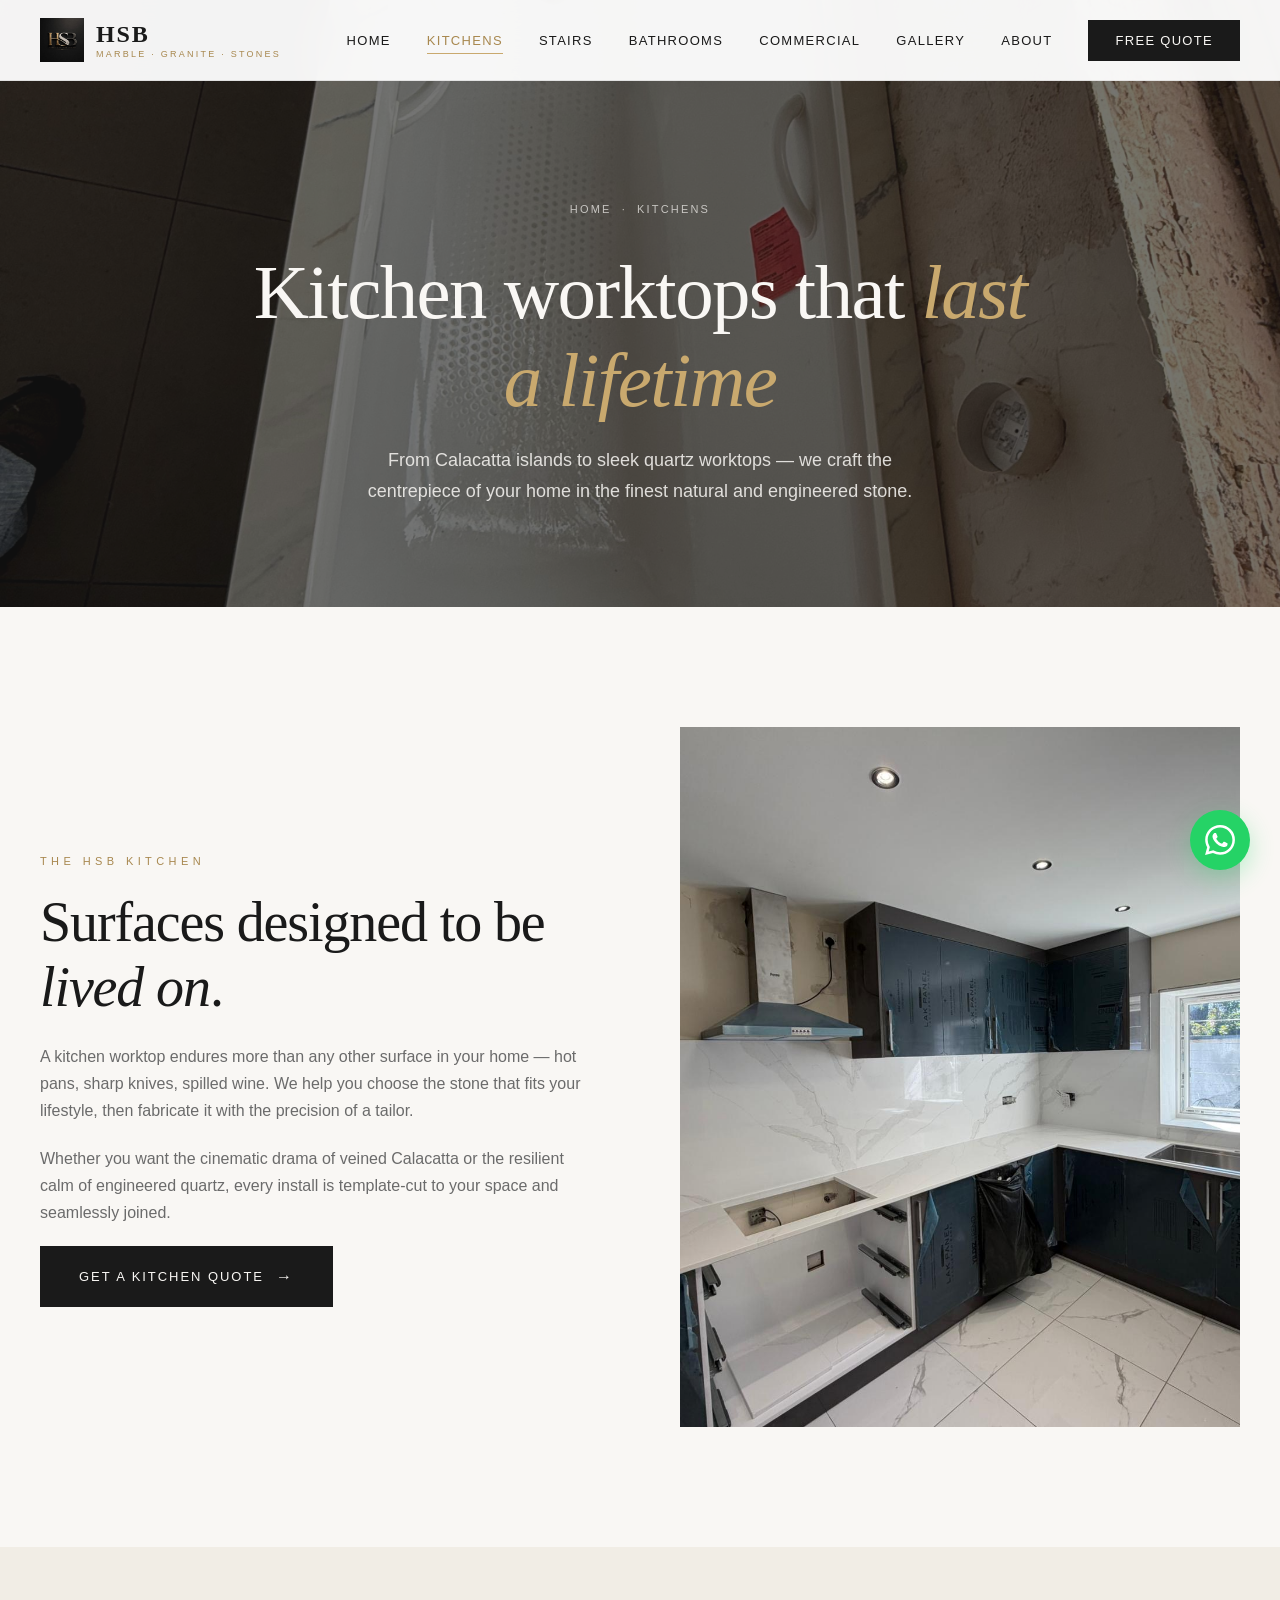
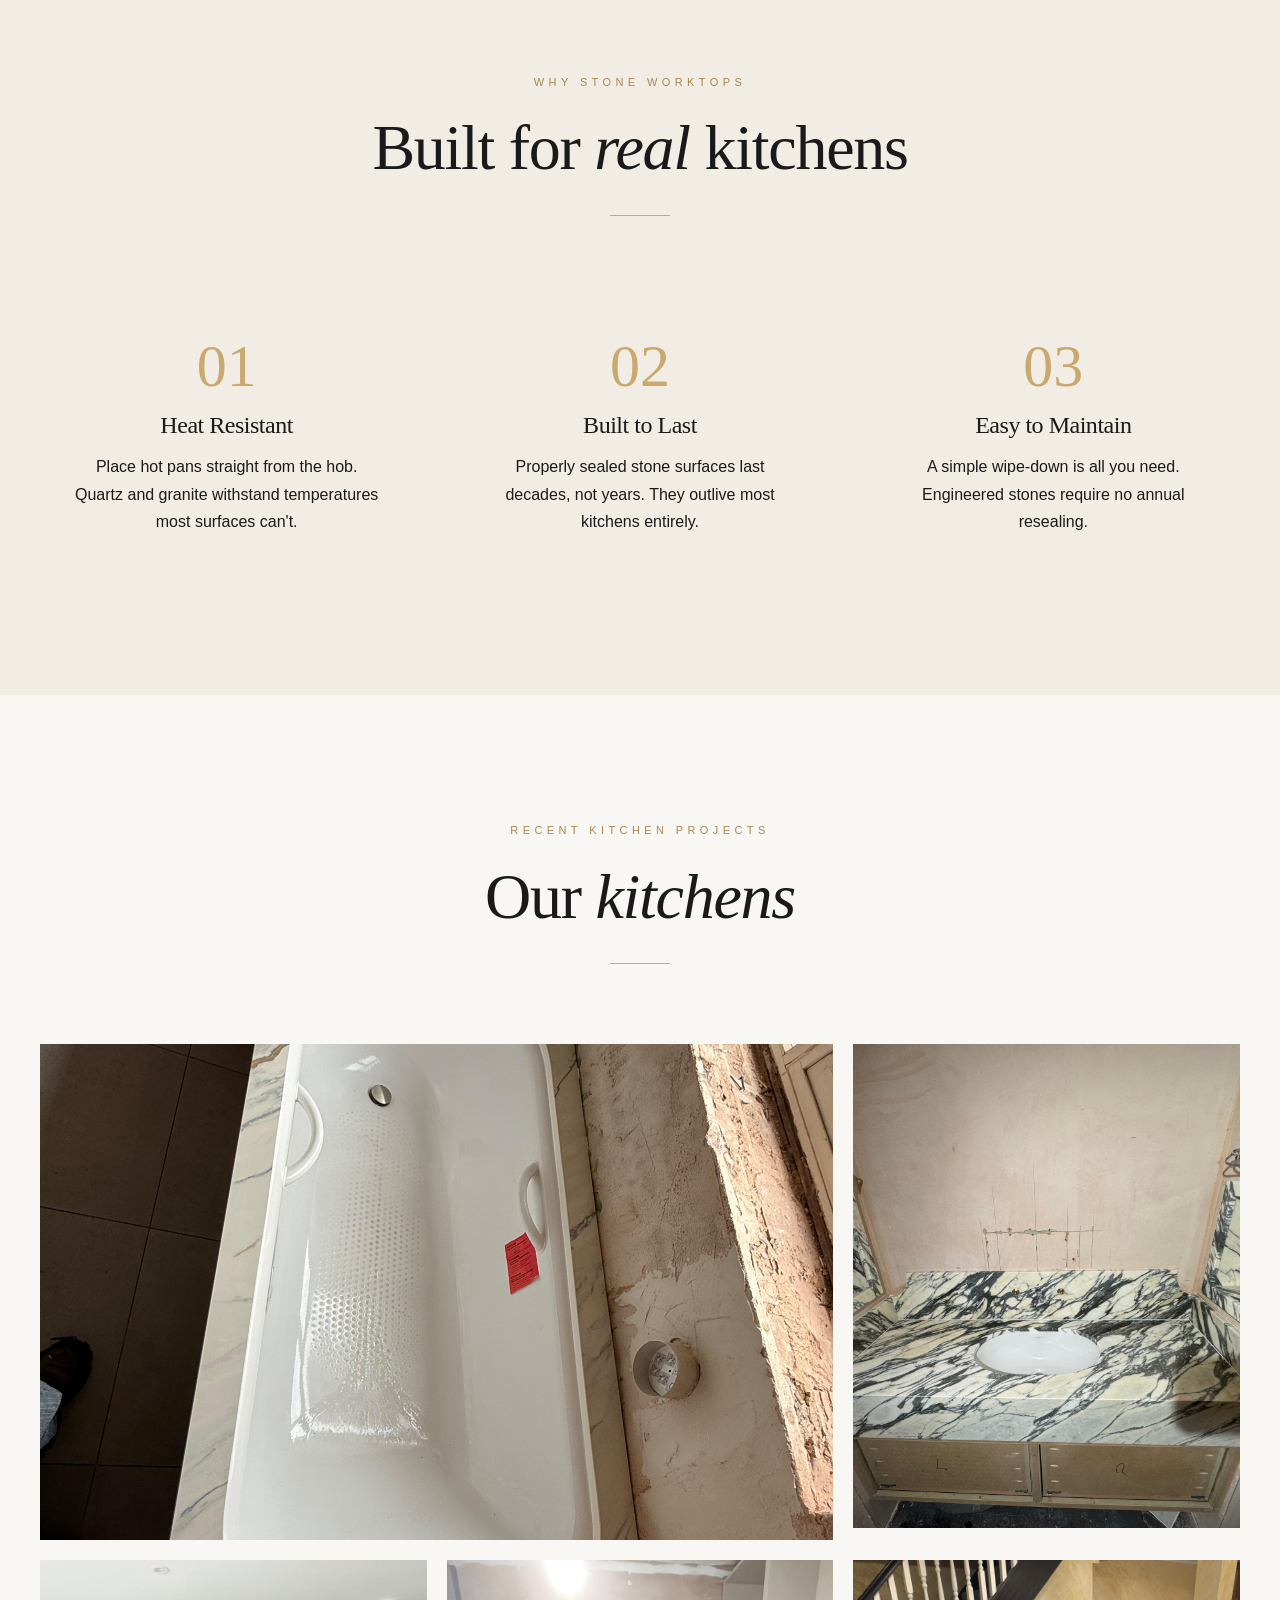
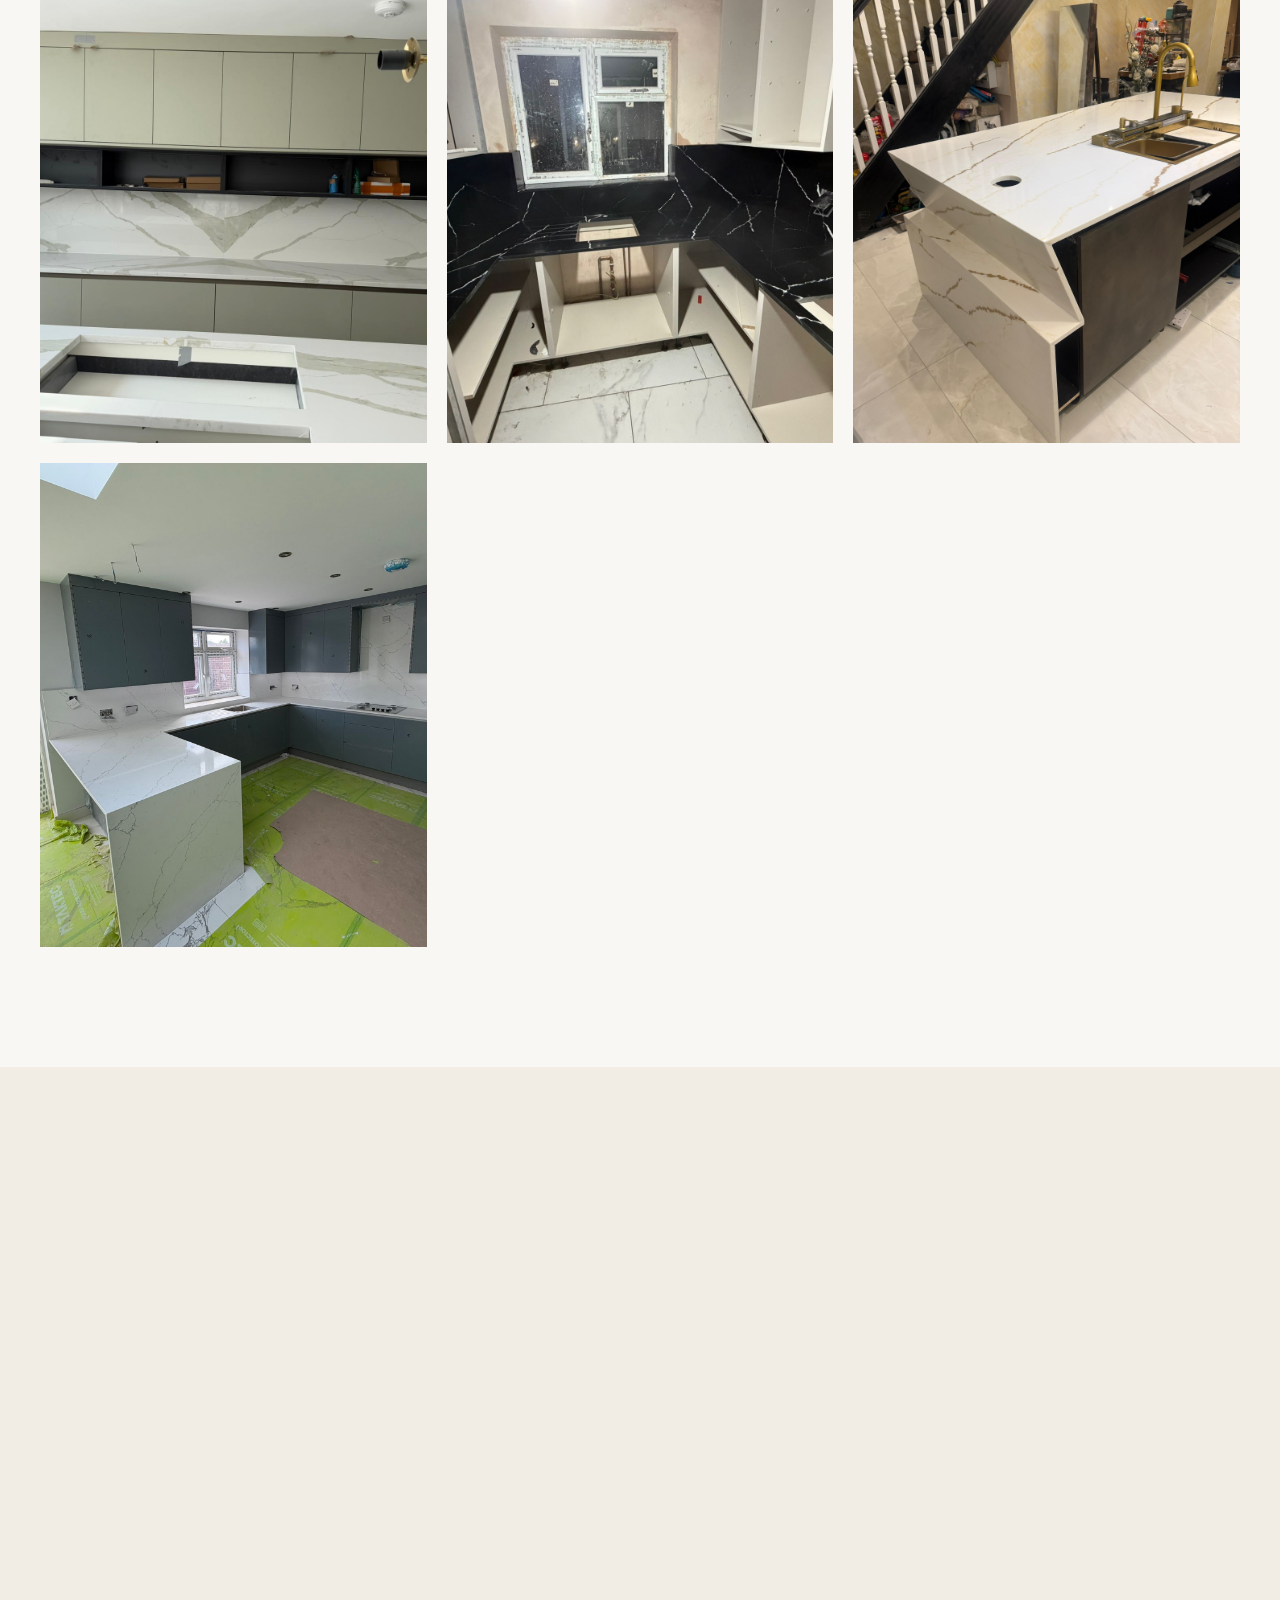
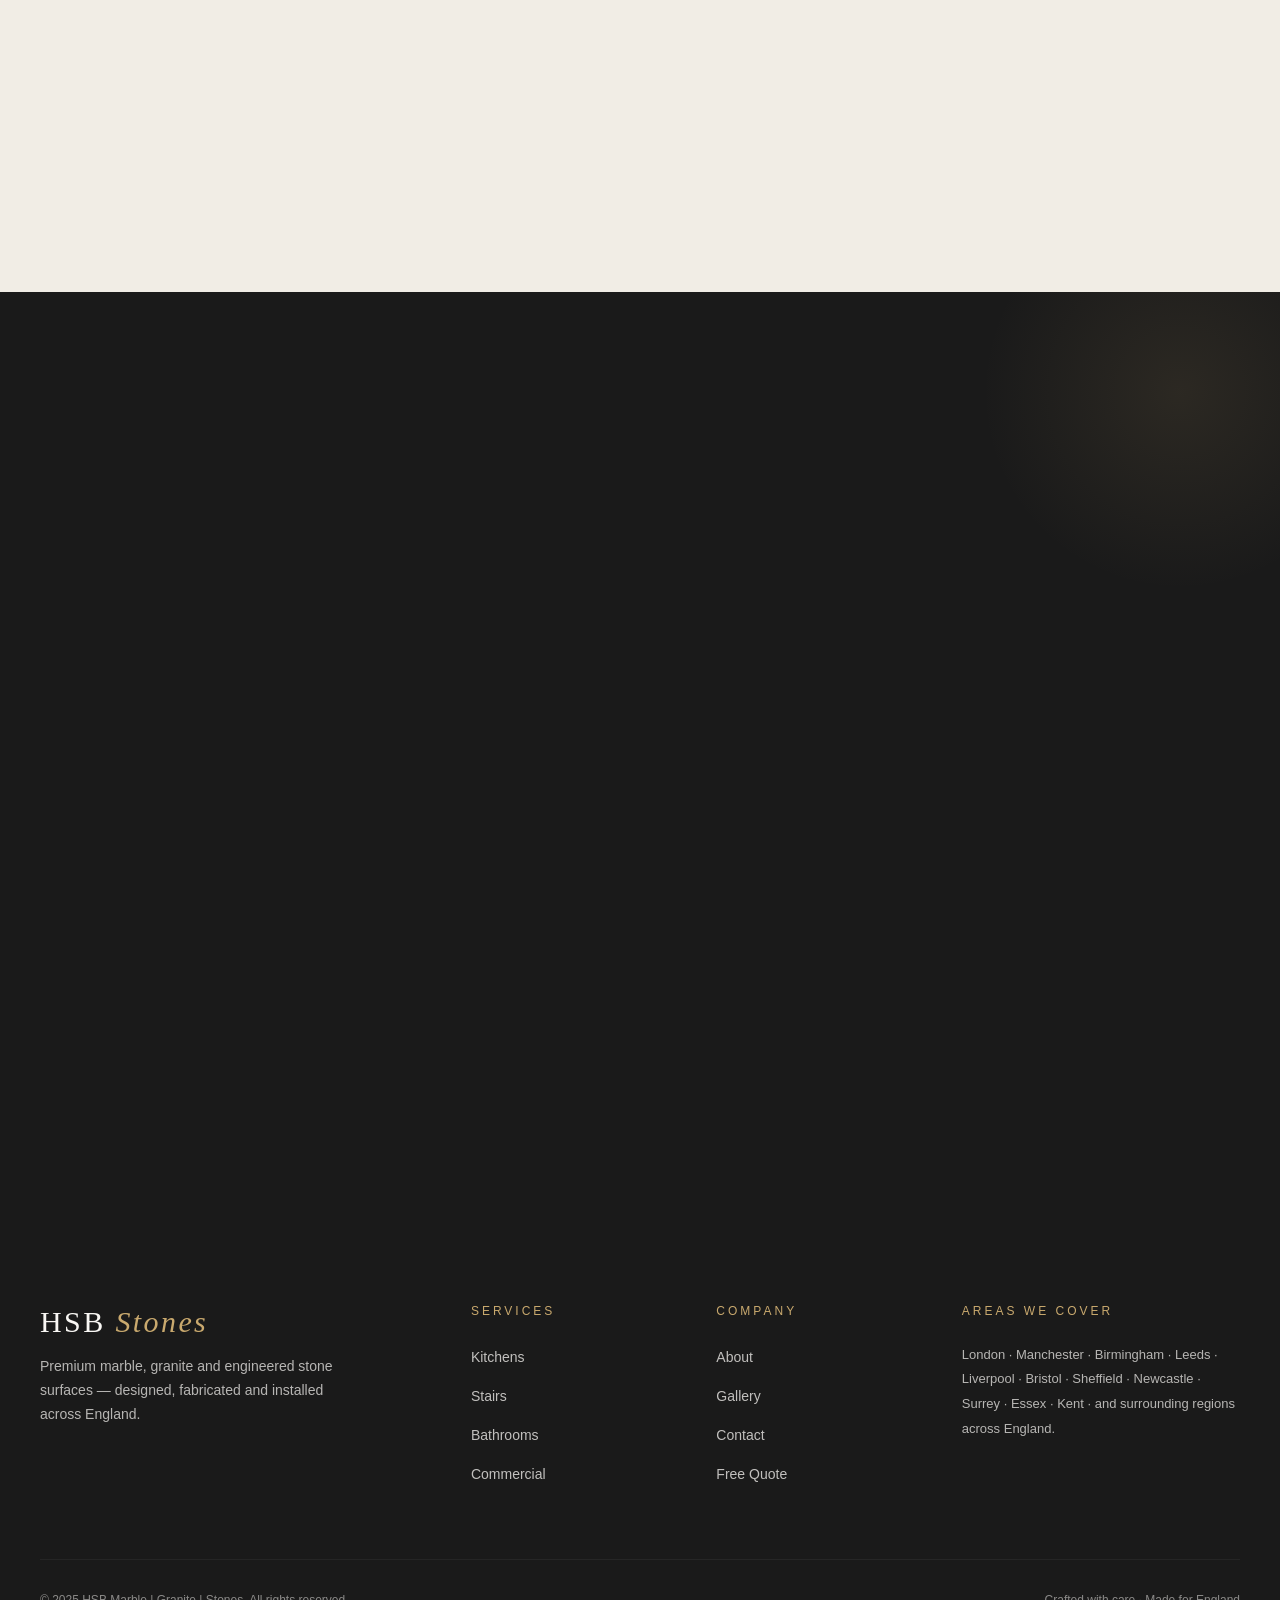
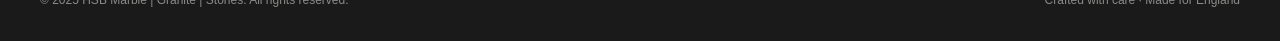
<file: kitchens.html>
<!DOCTYPE html>
<html lang="en">
<head>
  <meta charset="UTF-8">
  <meta name="viewport" content="width=device-width, initial-scale=1.0">
  <title>Kitchen Worktops & Islands — HSB Marble | Granite | Stones</title>
  <meta name="description" content="Bespoke kitchen worktops, islands and splashbacks in Calacatta marble, Carrara, quartz and granite. Free measurements across England.">
  <link rel="stylesheet" href="styles.css">
</head>
<body>

  <nav class="nav">
    <div class="nav-inner">
      <a href="index.html" class="nav-logo">
        <img src="images/logo.jpg" alt="HSB Logo">
        <div class="nav-logo-text">HSB<small>Marble · Granite · Stones</small></div>
      </a>
      <ul class="nav-links">
        <li><a href="index.html">Home</a></li>
        <li><a href="kitchens.html">Kitchens</a></li>
        <li><a href="stairs.html">Stairs</a></li>
        <li><a href="bathrooms.html">Bathrooms</a></li>
        <li><a href="commercial.html">Commercial</a></li>
        <li><a href="gallery.html">Gallery</a></li>
        <li><a href="about.html">About</a></li>
        <li><a href="contact.html" class="nav-cta">Free Quote</a></li>
      </ul>
      <button class="nav-toggle" aria-label="Menu">☰</button>
    </div>
  </nav>

  <header class="page-header">
    <div class="page-header-bg" style="background-image: url('images/kitchen-island-calacatta.jpg');"></div>
    <div class="page-header-content">
      <div class="breadcrumb"><a href="index.html">Home</a> <span>·</span> <span>Kitchens</span></div>
      <h1>Kitchen worktops that <em>last a lifetime</em></h1>
      <p>From Calacatta islands to sleek quartz worktops — we craft the centrepiece of your home in the finest natural and engineered stone.</p>
    </div>
  </header>

  <section class="section">
    <div class="container">
      <div class="feature-split">
        <div class="feature-text reveal">
          <span class="section-eyebrow">The HSB Kitchen</span>
          <h2>Surfaces designed to be <em>lived on</em>.</h2>
          <p>A kitchen worktop endures more than any other surface in your home — hot pans, sharp knives, spilled wine. We help you choose the stone that fits your lifestyle, then fabricate it with the precision of a tailor.</p>
          <p>Whether you want the cinematic drama of veined Calacatta or the resilient calm of engineered quartz, every install is template-cut to your space and seamlessly joined.</p>
          <a href="#quote" class="btn btn-dark btn-arrow">Get a Kitchen Quote</a>
        </div>
        <div class="feature-img reveal">
          <img src="images/kitchen-modern-gold.jpg" alt="Modern kitchen with Calacatta gold marble">
        </div>
      </div>
    </div>
  </section>

  <section class="section" style="background: var(--cream-warm);">
    <div class="container">
      <div class="section-header reveal">
        <span class="section-eyebrow">Why Stone Worktops</span>
        <h2 class="section-title">Built for <em>real</em> kitchens</h2>
        <div class="divider"></div>
      </div>
      <div class="values-grid reveal">
        <div class="value-card">
          <div class="value-number">01</div>
          <h3>Heat Resistant</h3>
          <p>Place hot pans straight from the hob. Quartz and granite withstand temperatures most surfaces can't.</p>
        </div>
        <div class="value-card">
          <div class="value-number">02</div>
          <h3>Built to Last</h3>
          <p>Properly sealed stone surfaces last decades, not years. They outlive most kitchens entirely.</p>
        </div>
        <div class="value-card">
          <div class="value-number">03</div>
          <h3>Easy to Maintain</h3>
          <p>A simple wipe-down is all you need. Engineered stones require no annual resealing.</p>
        </div>
      </div>
    </div>
  </section>

  <section class="section">
    <div class="container">
      <div class="section-header reveal">
        <span class="section-eyebrow">Recent Kitchen Projects</span>
        <h2 class="section-title">Our <em>kitchens</em></h2>
        <div class="divider"></div>
      </div>
      <div class="gallery-grid reveal">
        <div class="gallery-item wide">
          <img src="images/kitchen-island-calacatta.jpg" alt="Calacatta kitchen island">
          <div class="gallery-overlay"><span class="cat">Kitchen Island</span><h4>Calacatta Gold Island</h4></div>
        </div>
        <div class="gallery-item">
          <img src="images/kitchen-marble-blue.jpg" alt="Marble kitchen with blue cabinets">
          <div class="gallery-overlay"><span class="cat">Worktops</span><h4>Calacatta U-Shape</h4></div>
        </div>
        <div class="gallery-item">
          <img src="images/kitchen-sage.jpg" alt="Sage green kitchen with Calacatta">
          <div class="gallery-overlay"><span class="cat">Splashback</span><h4>Bookmatched Calacatta</h4></div>
        </div>
        <div class="gallery-item">
          <img src="images/kitchen-blue-quartz.jpg" alt="Blue cabinets with quartz worktops">
          <div class="gallery-overlay"><span class="cat">Worktops</span><h4>Quartz on Lacquer</h4></div>
        </div>
        <div class="gallery-item">
          <img src="images/kitchen-black-marquina.jpg" alt="Black Marquina utility kitchen">
          <div class="gallery-overlay"><span class="cat">Utility</span><h4>Black Marquina</h4></div>
        </div>
        <div class="gallery-item">
          <img src="images/kitchen-white-marble.jpg" alt="White marble kitchen">
          <div class="gallery-overlay"><span class="cat">Worktops</span><h4>Statuario Worktops</h4></div>
        </div>
      </div>
    </div>
  </section>

  <section class="section" style="background: var(--cream-warm);">
    <div class="container">
      <div class="section-header reveal">
        <span class="section-eyebrow">FAQ</span>
        <h2 class="section-title"><em>Questions</em>, answered</h2>
        <div class="divider"></div>
      </div>
      <div class="faq-list reveal">
        <div class="faq-item">
          <button class="faq-question">How long does a kitchen worktop installation take?</button>
          <div class="faq-answer"><p>Most kitchen installations are completed in 1–2 days once the stone is fabricated. The full process — from template to install — typically takes 2–3 weeks.</p></div>
        </div>
        <div class="faq-item">
          <button class="faq-question">What's the difference between quartz and marble?</button>
          <div class="faq-answer"><p>Marble is a natural stone with unique veining — beautiful but porous, requiring more care. Quartz is engineered (around 90% natural quartz + resin), making it non-porous, heat-resistant, and virtually maintenance-free. We'll help you choose what suits your lifestyle.</p></div>
        </div>
        <div class="faq-item">
          <button class="faq-question">Do you offer free measurements?</button>
          <div class="faq-answer"><p>Yes — every quote includes a free home visit and accurate template service. You'll receive a fixed price with no hidden costs.</p></div>
        </div>
        <div class="faq-item">
          <button class="faq-question">Can you match veining across joins?</button>
          <div class="faq-answer"><p>Absolutely. For book-matched and continuous veining, we hand-select adjacent slabs and plan cuts so the pattern flows seamlessly across worktops, splashbacks and waterfall edges.</p></div>
        </div>
      </div>
    </div>
  </section>

  <section class="section cta-section" id="quote">
    <div class="container">
      <div class="cta-inner">
        <div class="cta-text reveal">
          <span class="section-eyebrow" style="color: var(--gold);">Start Your Kitchen</span>
          <h2>Let's design your <em>dream kitchen</em></h2>
          <p>Book a free, no-obligation consultation. We'll visit, measure, share samples and put together a detailed quote — all within a week.</p>
        </div>
        <div class="quote-form reveal">
          <form>
            <h3>Kitchen Worktop Enquiry</h3>
            <p class="form-sub">We'll respond within 24 hours.</p>
            <div class="form-row">
              <div class="form-group"><label>Name</label><input type="text" required placeholder="Full name"></div>
              <div class="form-group"><label>Phone</label><input type="tel" required placeholder="07XXX XXX XXX"></div>
            </div>
            <div class="form-group"><label>Email</label><input type="email" required placeholder="you@example.com"></div>
            <div class="form-group"><label>Stone Preference</label>
              <select><option>Not sure — please advise</option><option>Calacatta marble</option><option>Carrara marble</option><option>Quartz</option><option>Granite</option><option>Other</option></select>
            </div>
            <div class="form-group"><label>Tell us about your kitchen</label><textarea placeholder="Approx worktop length, island size, timeline..."></textarea></div>
            <button type="submit" class="btn btn-dark btn-arrow form-submit">Request Free Quote</button>
          </form>
          <div class="form-success"><h4>Thank you.</h4><p>We've received your enquiry and will be in touch within 24 hours.</p></div>
        </div>
      </div>
    </div>
  </section>

  <footer class="footer">
    <div class="footer-inner">
      <div class="footer-grid">
        <div class="footer-brand">
          <h3>HSB <span>Stones</span></h3>
          <p>Premium marble, granite and engineered stone surfaces — designed, fabricated and installed across England.</p>
        </div>
        <div><h4>Services</h4><ul><li><a href="kitchens.html">Kitchens</a></li><li><a href="stairs.html">Stairs</a></li><li><a href="bathrooms.html">Bathrooms</a></li><li><a href="commercial.html">Commercial</a></li></ul></div>
        <div><h4>Company</h4><ul><li><a href="about.html">About</a></li><li><a href="gallery.html">Gallery</a></li><li><a href="contact.html">Contact</a></li><li><a href="contact.html">Free Quote</a></li></ul></div>
        <div class="footer-areas"><h4>Areas We Cover</h4><p>London · Manchester · Birmingham · Leeds · Liverpool · Bristol · Sheffield · Newcastle · Surrey · Essex · Kent · and surrounding regions across England.</p></div>
      </div>
      <div class="footer-bottom"><span>© 2025 HSB Marble | Granite | Stones. All rights reserved.</span><span>Crafted with care · Made for England</span></div>
    </div>
  </footer>

  <a href="https://wa.me/[InsertNumber]" target="_blank" class="whatsapp-float" aria-label="WhatsApp">
    <svg viewBox="0 0 24 24" fill="currentColor"><path d="M17.472 14.382c-.297-.149-1.758-.867-2.03-.967-.273-.099-.471-.148-.67.15-.197.297-.767.966-.94 1.164-.173.199-.347.223-.644.075-.297-.15-1.255-.463-2.39-1.475-.883-.788-1.48-1.761-1.653-2.059-.173-.297-.018-.458.13-.606.134-.133.298-.347.446-.52.149-.174.198-.298.298-.497.099-.198.05-.371-.025-.52-.075-.149-.669-1.612-.916-2.207-.242-.579-.487-.5-.669-.51-.173-.008-.371-.01-.57-.01-.198 0-.52.074-.792.372-.272.297-1.04 1.016-1.04 2.479 0 1.462 1.065 2.875 1.213 3.074.149.198 2.096 3.2 5.077 4.487.709.306 1.262.489 1.694.625.712.227 1.36.195 1.871.118.571-.085 1.758-.719 2.006-1.413.248-.694.248-1.289.173-1.413-.074-.124-.272-.198-.57-.347m-5.421 7.403h-.004a9.87 9.87 0 01-5.031-1.378l-.361-.214-3.741.982.998-3.648-.235-.374a9.86 9.86 0 01-1.51-5.26c.001-5.45 4.436-9.884 9.888-9.884 2.64 0 5.122 1.03 6.988 2.898a9.825 9.825 0 012.893 6.994c-.003 5.45-4.437 9.884-9.885 9.884m8.413-18.297A11.815 11.815 0 0012.05 0C5.495 0 .16 5.335.157 11.892c0 2.096.547 4.142 1.588 5.945L.057 24l6.305-1.654a11.882 11.882 0 005.683 1.448h.005c6.554 0 11.89-5.335 11.893-11.893a11.821 11.821 0 00-3.48-8.413z"/></svg>
  </a>

  <script src="main.js"></script>
</body>
</html>
</file>
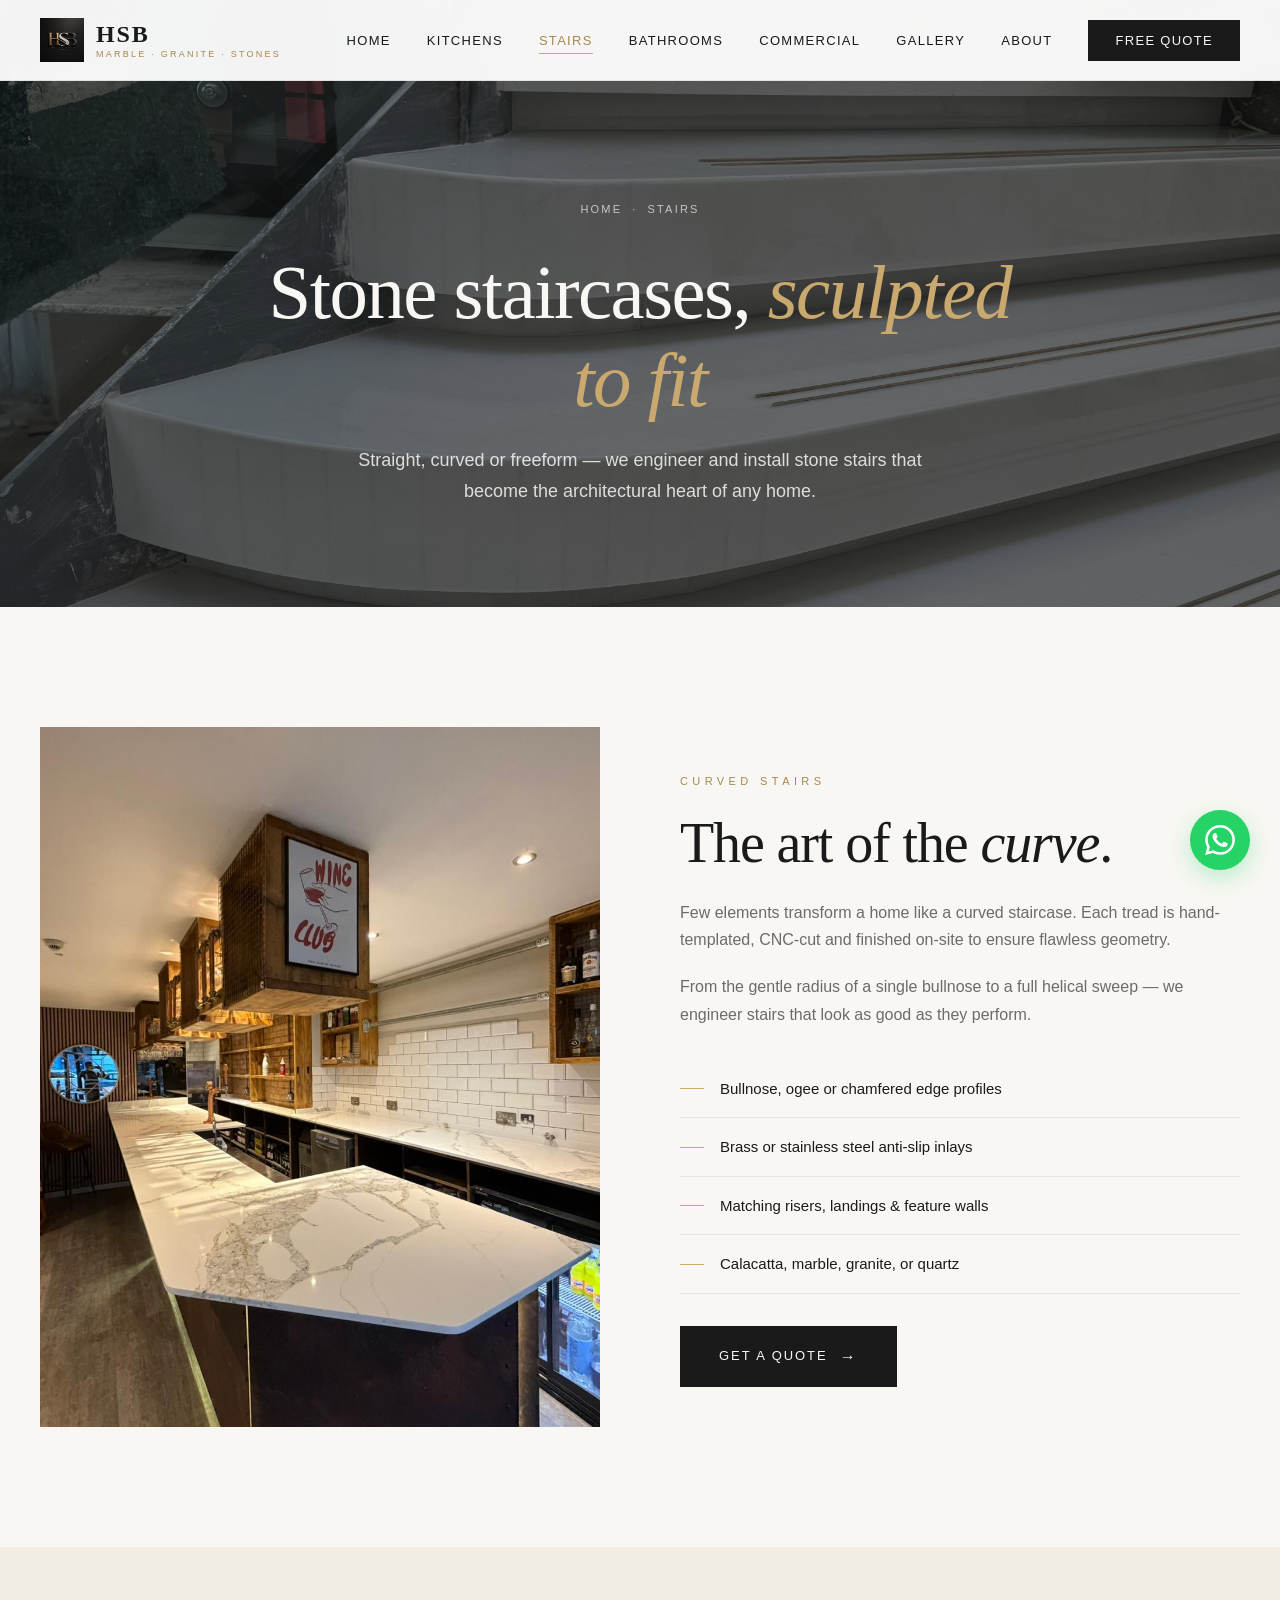
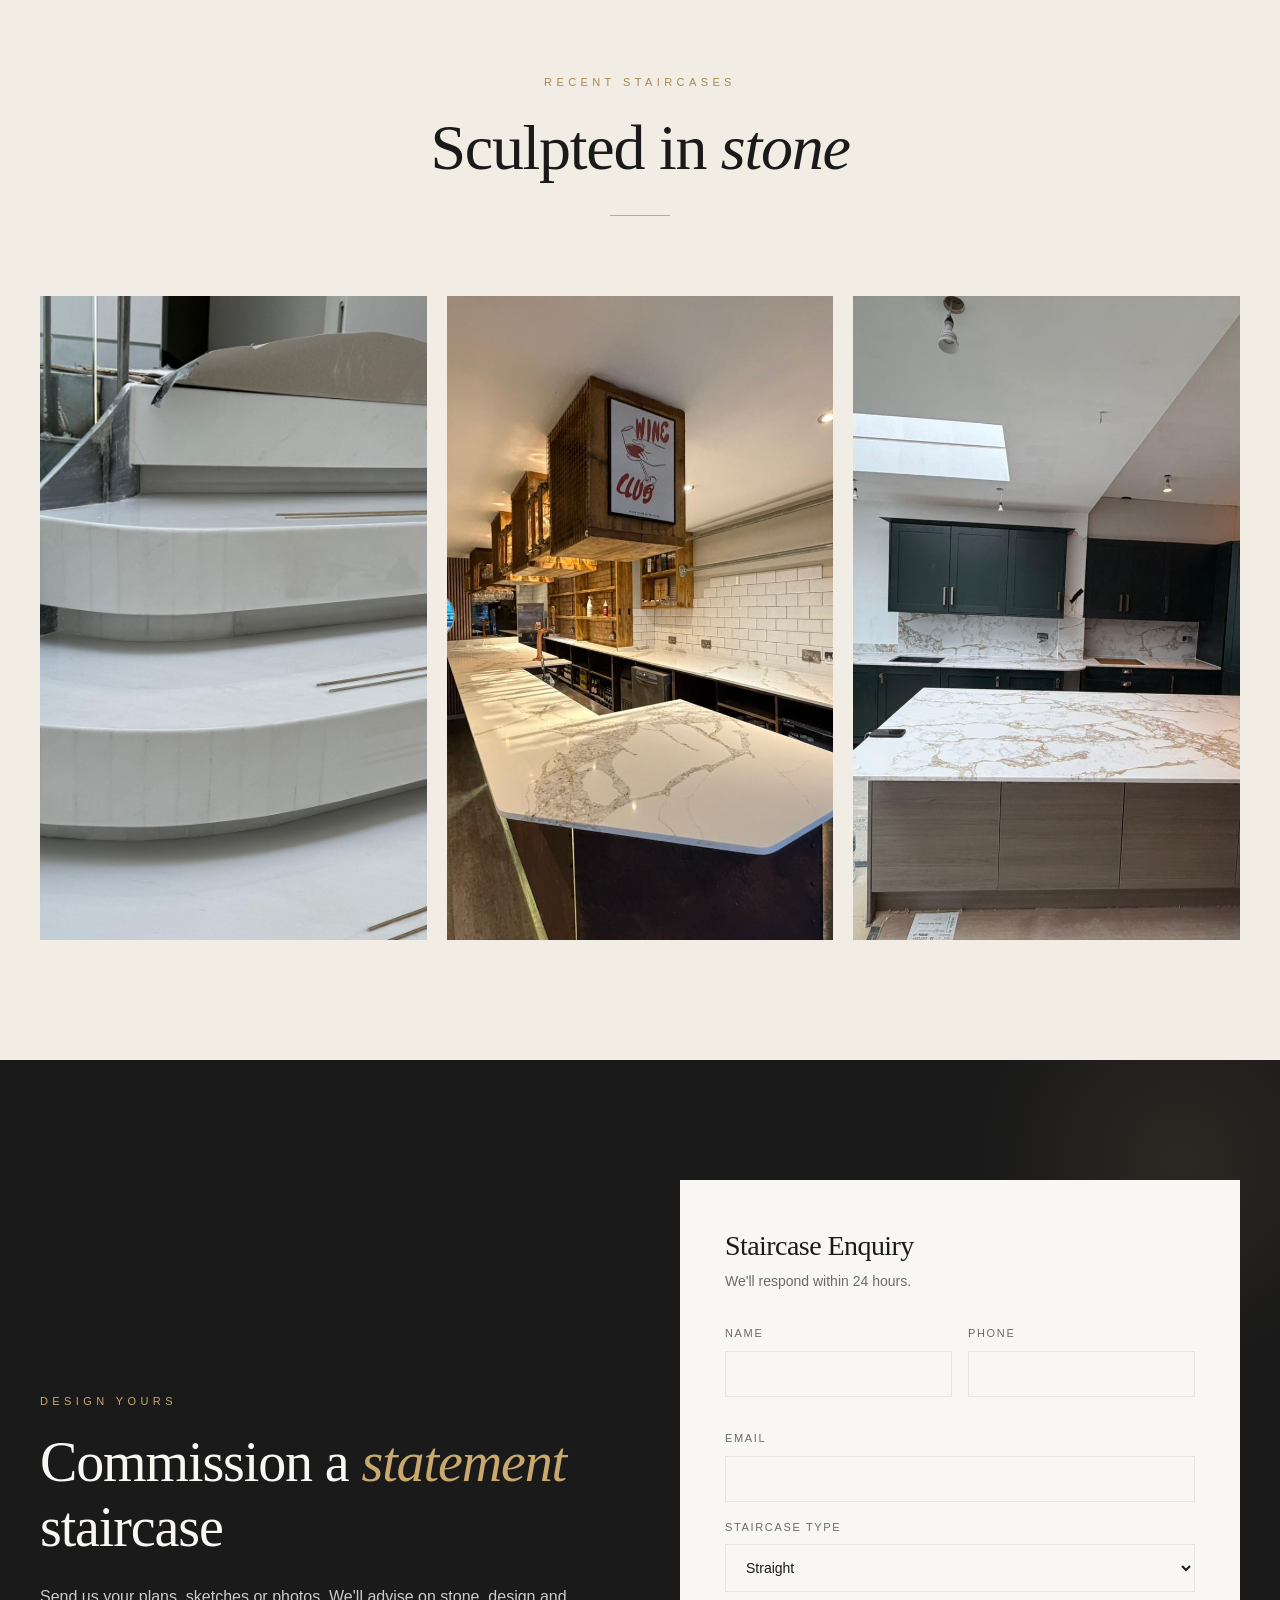
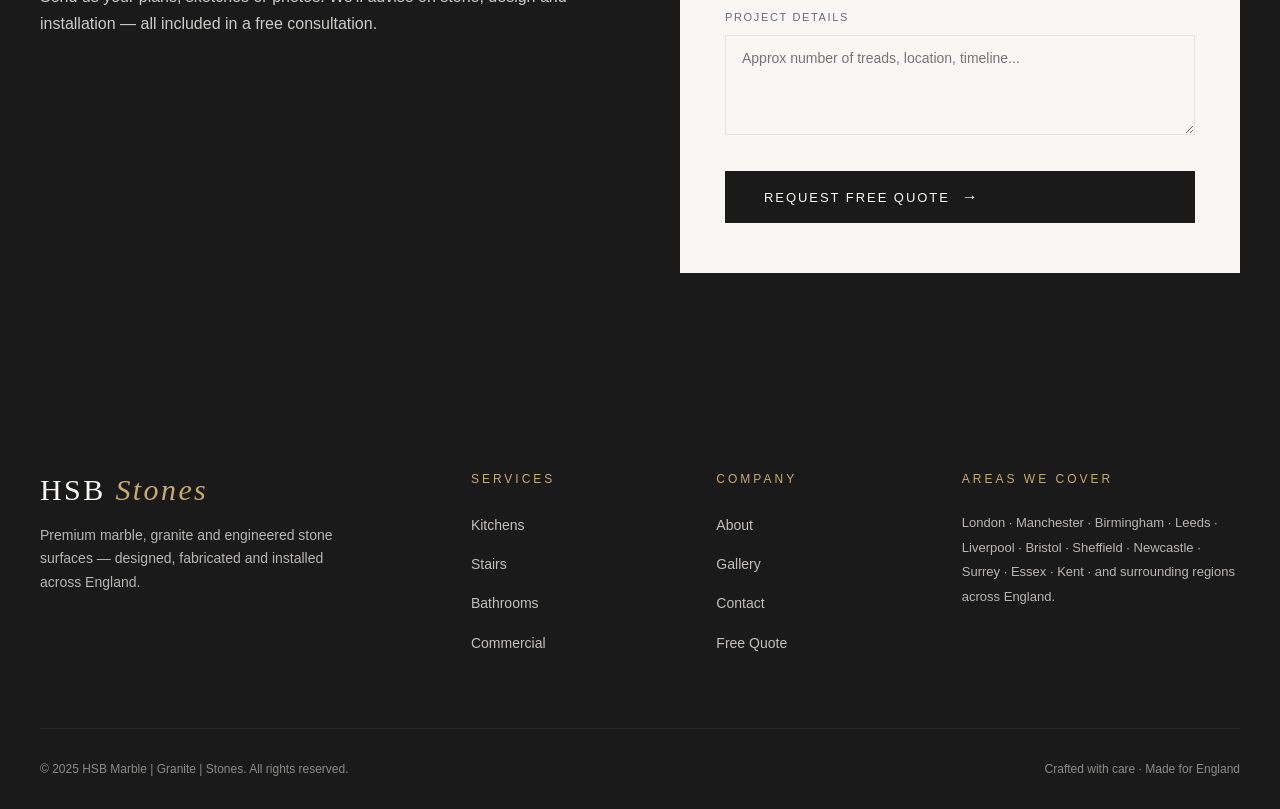
<file: stairs.html>
<!DOCTYPE html>
<html lang="en">
<head>
  <meta charset="UTF-8">
  <meta name="viewport" content="width=device-width, initial-scale=1.0">
  <title>Stone Staircases — HSB Marble | Granite | Stones</title>
  <meta name="description" content="Bespoke marble and granite staircases — straight, curved and feature designs. Installed across England.">
  <link rel="stylesheet" href="styles.css">
</head>
<body>

  <nav class="nav">
    <div class="nav-inner">
      <a href="index.html" class="nav-logo">
        <img src="images/logo.jpg" alt="HSB Logo">
        <div class="nav-logo-text">HSB<small>Marble · Granite · Stones</small></div>
      </a>
      <ul class="nav-links">
        <li><a href="index.html">Home</a></li>
        <li><a href="kitchens.html">Kitchens</a></li>
        <li><a href="stairs.html">Stairs</a></li>
        <li><a href="bathrooms.html">Bathrooms</a></li>
        <li><a href="commercial.html">Commercial</a></li>
        <li><a href="gallery.html">Gallery</a></li>
        <li><a href="about.html">About</a></li>
        <li><a href="contact.html" class="nav-cta">Free Quote</a></li>
      </ul>
      <button class="nav-toggle" aria-label="Menu">☰</button>
    </div>
  </nav>

  <header class="page-header">
    <div class="page-header-bg" style="background-image: url('images/stairs-curved-white.jpg');"></div>
    <div class="page-header-content">
      <div class="breadcrumb"><a href="index.html">Home</a> <span>·</span> <span>Stairs</span></div>
      <h1>Stone staircases, <em>sculpted to fit</em></h1>
      <p>Straight, curved or freeform — we engineer and install stone stairs that become the architectural heart of any home.</p>
    </div>
  </header>

  <section class="section">
    <div class="container">
      <div class="feature-split reverse">
        <div class="feature-img reveal">
          <img src="images/stairs-curved-detail.jpg" alt="Curved marble staircase with brass nosing">
        </div>
        <div class="feature-text reveal">
          <span class="section-eyebrow">Curved Stairs</span>
          <h2>The art of the <em>curve</em>.</h2>
          <p>Few elements transform a home like a curved staircase. Each tread is hand-templated, CNC-cut and finished on-site to ensure flawless geometry.</p>
          <p>From the gentle radius of a single bullnose to a full helical sweep — we engineer stairs that look as good as they perform.</p>
          <ul class="feature-list">
            <li>Bullnose, ogee or chamfered edge profiles</li>
            <li>Brass or stainless steel anti-slip inlays</li>
            <li>Matching risers, landings & feature walls</li>
            <li>Calacatta, marble, granite, or quartz</li>
          </ul>
          <a href="#quote" class="btn btn-dark btn-arrow">Get a Quote</a>
        </div>
      </div>
    </div>
  </section>

  <section class="section" style="background: var(--cream-warm);">
    <div class="container">
      <div class="section-header reveal">
        <span class="section-eyebrow">Recent Staircases</span>
        <h2 class="section-title">Sculpted in <em>stone</em></h2>
        <div class="divider"></div>
      </div>
      <div class="gallery-grid reveal">
        <div class="gallery-item tall">
          <img src="images/stairs-curved-white.jpg" alt="Curved white marble staircase">
          <div class="gallery-overlay"><span class="cat">Curved Stairs</span><h4>White Marble Sweep</h4></div>
        </div>
        <div class="gallery-item tall">
          <img src="images/stairs-curved-detail.jpg" alt="Curved staircase with brass inlay">
          <div class="gallery-overlay"><span class="cat">Detail</span><h4>Brass Anti-Slip Inlay</h4></div>
        </div>
        <div class="gallery-item tall">
          <img src="images/stairs-black-granite.jpg" alt="Black granite straight staircase">
          <div class="gallery-overlay"><span class="cat">Straight Stairs</span><h4>Nero Granite</h4></div>
        </div>
      </div>
    </div>
  </section>

  <section class="section cta-section" id="quote">
    <div class="container">
      <div class="cta-inner">
        <div class="cta-text reveal">
          <span class="section-eyebrow" style="color: var(--gold);">Design Yours</span>
          <h2>Commission a <em>statement</em> staircase</h2>
          <p>Send us your plans, sketches or photos. We'll advise on stone, design and installation — all included in a free consultation.</p>
        </div>
        <div class="quote-form reveal">
          <form>
            <h3>Staircase Enquiry</h3>
            <p class="form-sub">We'll respond within 24 hours.</p>
            <div class="form-row">
              <div class="form-group"><label>Name</label><input type="text" required></div>
              <div class="form-group"><label>Phone</label><input type="tel" required></div>
            </div>
            <div class="form-group"><label>Email</label><input type="email" required></div>
            <div class="form-group"><label>Staircase Type</label>
              <select><option>Straight</option><option>Curved / Spiral</option><option>Feature / Cantilever</option><option>Not sure</option></select>
            </div>
            <div class="form-group"><label>Project details</label><textarea placeholder="Approx number of treads, location, timeline..."></textarea></div>
            <button type="submit" class="btn btn-dark btn-arrow form-submit">Request Free Quote</button>
          </form>
          <div class="form-success"><h4>Thank you.</h4><p>We've received your enquiry and will be in touch within 24 hours.</p></div>
        </div>
      </div>
    </div>
  </section>

  <footer class="footer">
    <div class="footer-inner">
      <div class="footer-grid">
        <div class="footer-brand"><h3>HSB <span>Stones</span></h3><p>Premium marble, granite and engineered stone surfaces — designed, fabricated and installed across England.</p></div>
        <div><h4>Services</h4><ul><li><a href="kitchens.html">Kitchens</a></li><li><a href="stairs.html">Stairs</a></li><li><a href="bathrooms.html">Bathrooms</a></li><li><a href="commercial.html">Commercial</a></li></ul></div>
        <div><h4>Company</h4><ul><li><a href="about.html">About</a></li><li><a href="gallery.html">Gallery</a></li><li><a href="contact.html">Contact</a></li><li><a href="contact.html">Free Quote</a></li></ul></div>
        <div class="footer-areas"><h4>Areas We Cover</h4><p>London · Manchester · Birmingham · Leeds · Liverpool · Bristol · Sheffield · Newcastle · Surrey · Essex · Kent · and surrounding regions across England.</p></div>
      </div>
      <div class="footer-bottom"><span>© 2025 HSB Marble | Granite | Stones. All rights reserved.</span><span>Crafted with care · Made for England</span></div>
    </div>
  </footer>

  <a href="https://wa.me/[InsertNumber]" target="_blank" class="whatsapp-float" aria-label="WhatsApp">
    <svg viewBox="0 0 24 24" fill="currentColor"><path d="M17.472 14.382c-.297-.149-1.758-.867-2.03-.967-.273-.099-.471-.148-.67.15-.197.297-.767.966-.94 1.164-.173.199-.347.223-.644.075-.297-.15-1.255-.463-2.39-1.475-.883-.788-1.48-1.761-1.653-2.059-.173-.297-.018-.458.13-.606.134-.133.298-.347.446-.52.149-.174.198-.298.298-.497.099-.198.05-.371-.025-.52-.075-.149-.669-1.612-.916-2.207-.242-.579-.487-.5-.669-.51-.173-.008-.371-.01-.57-.01-.198 0-.52.074-.792.372-.272.297-1.04 1.016-1.04 2.479 0 1.462 1.065 2.875 1.213 3.074.149.198 2.096 3.2 5.077 4.487.709.306 1.262.489 1.694.625.712.227 1.36.195 1.871.118.571-.085 1.758-.719 2.006-1.413.248-.694.248-1.289.173-1.413-.074-.124-.272-.198-.57-.347m-5.421 7.403h-.004a9.87 9.87 0 01-5.031-1.378l-.361-.214-3.741.982.998-3.648-.235-.374a9.86 9.86 0 01-1.51-5.26c.001-5.45 4.436-9.884 9.888-9.884 2.64 0 5.122 1.03 6.988 2.898a9.825 9.825 0 012.893 6.994c-.003 5.45-4.437 9.884-9.885 9.884m8.413-18.297A11.815 11.815 0 0012.05 0C5.495 0 .16 5.335.157 11.892c0 2.096.547 4.142 1.588 5.945L.057 24l6.305-1.654a11.882 11.882 0 005.683 1.448h.005c6.554 0 11.89-5.335 11.893-11.893a11.821 11.821 0 00-3.48-8.413z"/></svg>
  </a>

  <script src="main.js"></script>
</body>
</html>
</file>
<file: styles.css>
/* ============================================
   HSB Marble | Granite | Stones
   Luxury Stone Surface Specialists - England
   ============================================ */

:root {
  --charcoal: #1a1a1a;
  --charcoal-soft: #2a2a2a;
  --cream: #f9f7f4;
  --cream-warm: #f1ede5;
  --gold: #c9a96e;
  --gold-dark: #a8884f;
  --warm-gray: #e8e4de;
  --text-muted: #6b6b6b;
  --border-soft: rgba(0, 0, 0, 0.08);
  --max-width: 1400px;
  --transition: 0.4s cubic-bezier(0.25, 0.1, 0.25, 1);
}

@import url('https://fonts.googleapis.com/css2?family=Cormorant+Garamond:wght@300;400;500;600;700&family=Inter:wght@300;400;500;600&display=swap');

* {
  margin: 0;
  padding: 0;
  box-sizing: border-box;
}

html {
  scroll-behavior: smooth;
}

body {
  font-family: 'Inter', sans-serif;
  font-weight: 300;
  color: var(--charcoal);
  background: var(--cream);
  line-height: 1.7;
  overflow-x: hidden;
  -webkit-font-smoothing: antialiased;
}

h1, h2, h3, h4 {
  font-family: 'Cormorant Garamond', serif;
  font-weight: 400;
  letter-spacing: -0.02em;
  line-height: 1.15;
}

a { color: inherit; text-decoration: none; }
img { max-width: 100%; display: block; }

/* ============================================
   NAVIGATION
   ============================================ */
.nav {
  position: fixed;
  top: 0;
  left: 0;
  right: 0;
  z-index: 1000;
  padding: 18px 40px;
  background: rgba(255, 255, 255, 0.95);
  backdrop-filter: blur(20px);
  -webkit-backdrop-filter: blur(20px);
  border-bottom: 1px solid var(--border-soft);
  transition: var(--transition);
}

.nav-inner {
  max-width: var(--max-width);
  margin: 0 auto;
  display: flex;
  align-items: center;
  justify-content: space-between;
}

.nav-logo {
  display: flex;
  align-items: center;
  gap: 12px;
  font-family: 'Cormorant Garamond', serif;
  font-size: 24px;
  font-weight: 600;
  letter-spacing: 0.08em;
}

.nav-logo img {
  height: 44px;
  width: auto;
}

.nav-logo-text {
  display: flex;
  flex-direction: column;
  line-height: 1;
}

.nav-logo-text small {
  font-family: 'Inter', sans-serif;
  font-size: 9px;
  font-weight: 400;
  letter-spacing: 0.25em;
  color: var(--gold-dark);
  margin-top: 4px;
  text-transform: uppercase;
}

.nav-links {
  display: flex;
  align-items: center;
  gap: 36px;
  list-style: none;
}

.nav-links a {
  font-size: 13px;
  font-weight: 400;
  letter-spacing: 0.1em;
  text-transform: uppercase;
  position: relative;
  padding: 6px 0;
  color: var(--charcoal);
  transition: color var(--transition);
}

.nav-links a::after {
  content: '';
  position: absolute;
  bottom: 0;
  left: 0;
  right: 0;
  height: 1px;
  background: var(--gold);
  transform: scaleX(0);
  transform-origin: right;
  transition: transform var(--transition);
}

.nav-links a:hover::after,
.nav-links a.active::after {
  transform: scaleX(1);
  transform-origin: left;
}

.nav-links a.active {
  color: var(--gold-dark);
}

.nav-cta {
  background: var(--charcoal);
  color: var(--cream) !important;
  padding: 12px 26px !important;
  border: 1px solid var(--charcoal);
  transition: all var(--transition);
}

.nav-cta::after { display: none !important; }

.nav-cta:hover {
  background: var(--gold);
  border-color: var(--gold);
  color: var(--charcoal) !important;
}

.nav-toggle {
  display: none;
  background: none;
  border: none;
  cursor: pointer;
  font-size: 24px;
  color: var(--charcoal);
}

/* ============================================
   HERO
   ============================================ */
.hero {
  position: relative;
  min-height: 100vh;
  display: flex;
  align-items: center;
  overflow: hidden;
  padding: 120px 40px 80px;
}

.hero-bg {
  position: absolute;
  inset: 0;
  background-image: url('images/kitchen-island-calacatta.jpg');
  background-size: cover;
  background-position: center;
  filter: brightness(0.45);
  z-index: 0;
}

.hero-bg::after {
  content: '';
  position: absolute;
  inset: 0;
  background: linear-gradient(135deg, rgba(26,26,26,0.7) 0%, rgba(26,26,26,0.3) 100%);
}

.hero-content {
  position: relative;
  z-index: 2;
  max-width: var(--max-width);
  margin: 0 auto;
  width: 100%;
  color: var(--cream);
}

.hero-eyebrow {
  display: inline-block;
  font-size: 12px;
  font-weight: 400;
  letter-spacing: 0.4em;
  text-transform: uppercase;
  color: var(--gold);
  margin-bottom: 30px;
  padding-left: 60px;
  position: relative;
}

.hero-eyebrow::before {
  content: '';
  position: absolute;
  left: 0;
  top: 50%;
  width: 45px;
  height: 1px;
  background: var(--gold);
}

.hero h1 {
  font-size: clamp(48px, 7vw, 96px);
  font-weight: 300;
  letter-spacing: -0.03em;
  margin-bottom: 30px;
  max-width: 900px;
}

.hero h1 em {
  font-style: italic;
  font-weight: 400;
  color: var(--gold);
}

.hero-sub {
  font-size: 18px;
  font-weight: 300;
  letter-spacing: 0.05em;
  margin-bottom: 50px;
  opacity: 0.9;
  max-width: 600px;
}

.hero-actions {
  display: flex;
  gap: 20px;
  flex-wrap: wrap;
}

.btn {
  display: inline-flex;
  align-items: center;
  gap: 12px;
  padding: 16px 38px;
  font-size: 13px;
  font-weight: 500;
  letter-spacing: 0.15em;
  text-transform: uppercase;
  border: 1px solid;
  cursor: pointer;
  transition: all var(--transition);
  background: none;
  font-family: 'Inter', sans-serif;
}

.btn-primary {
  background: var(--gold);
  border-color: var(--gold);
  color: var(--charcoal);
}

.btn-primary:hover {
  background: var(--cream);
  border-color: var(--cream);
}

.btn-outline {
  background: transparent;
  border-color: var(--cream);
  color: var(--cream);
}

.btn-outline:hover {
  background: var(--cream);
  color: var(--charcoal);
}

.btn-dark {
  background: var(--charcoal);
  border-color: var(--charcoal);
  color: var(--cream);
}

.btn-dark:hover {
  background: var(--gold);
  border-color: var(--gold);
  color: var(--charcoal);
}

.btn-arrow::after {
  content: '→';
  font-size: 16px;
  transition: transform var(--transition);
}

.btn-arrow:hover::after {
  transform: translateX(6px);
}

.hero-scroll {
  position: absolute;
  bottom: 40px;
  left: 50%;
  transform: translateX(-50%);
  color: var(--cream);
  font-size: 11px;
  letter-spacing: 0.3em;
  text-transform: uppercase;
  opacity: 0.6;
  z-index: 2;
}

.hero-scroll::after {
  content: '';
  display: block;
  width: 1px;
  height: 50px;
  background: var(--cream);
  margin: 12px auto 0;
  animation: scrollPulse 2s ease-in-out infinite;
}

@keyframes scrollPulse {
  0%, 100% { transform: scaleY(1); opacity: 0.6; }
  50% { transform: scaleY(0.6); opacity: 1; }
}

/* ============================================
   TRUST BAR
   ============================================ */
.trust-bar {
  background: var(--charcoal);
  color: var(--cream);
  padding: 30px 40px;
}

.trust-inner {
  max-width: var(--max-width);
  margin: 0 auto;
  display: grid;
  grid-template-columns: repeat(4, 1fr);
  gap: 30px;
  text-align: center;
}

.trust-item .num {
  font-family: 'Cormorant Garamond', serif;
  font-size: 38px;
  font-weight: 400;
  color: var(--gold);
  line-height: 1;
  display: block;
  margin-bottom: 6px;
}

.trust-item .lbl {
  font-size: 11px;
  letter-spacing: 0.2em;
  text-transform: uppercase;
  opacity: 0.7;
}

/* ============================================
   SECTIONS
   ============================================ */
.section {
  padding: 120px 40px;
}

.section-narrow {
  padding: 80px 40px;
}

.container {
  max-width: var(--max-width);
  margin: 0 auto;
}

.section-header {
  text-align: center;
  margin-bottom: 80px;
  max-width: 700px;
  margin-left: auto;
  margin-right: auto;
}

.section-eyebrow {
  display: inline-block;
  font-size: 11px;
  font-weight: 400;
  letter-spacing: 0.4em;
  text-transform: uppercase;
  color: var(--gold-dark);
  margin-bottom: 20px;
}

.section-title {
  font-size: clamp(36px, 5vw, 64px);
  font-weight: 300;
  margin-bottom: 24px;
}

.section-title em {
  font-style: italic;
  font-weight: 400;
}

.section-lead {
  font-size: 17px;
  color: var(--text-muted);
  max-width: 580px;
  margin: 0 auto;
  font-weight: 300;
}

.divider {
  width: 60px;
  height: 1px;
  background: var(--gold);
  margin: 30px auto;
}

/* ============================================
   SERVICES GRID
   ============================================ */
.services-grid {
  display: grid;
  grid-template-columns: repeat(3, 1fr);
  gap: 0;
  border-top: 1px solid var(--border-soft);
  border-left: 1px solid var(--border-soft);
}

.service-card {
  position: relative;
  background: var(--cream);
  border-right: 1px solid var(--border-soft);
  border-bottom: 1px solid var(--border-soft);
  overflow: hidden;
  transition: background var(--transition);
}

.service-card a {
  display: block;
  padding: 50px 40px;
  height: 100%;
}

.service-card-img {
  height: 280px;
  overflow: hidden;
  margin-bottom: 30px;
  margin: -50px -40px 30px;
}

.service-card-img img {
  width: 100%;
  height: 100%;
  object-fit: cover;
  transition: transform 0.8s cubic-bezier(0.25, 0.1, 0.25, 1);
}

.service-card:hover .service-card-img img {
  transform: scale(1.08);
}

.service-card h3 {
  font-size: 30px;
  margin-bottom: 14px;
}

.service-card p {
  color: var(--text-muted);
  font-size: 15px;
  margin-bottom: 24px;
}

.service-card .link {
  font-size: 12px;
  letter-spacing: 0.2em;
  text-transform: uppercase;
  color: var(--gold-dark);
  font-weight: 500;
  display: inline-flex;
  align-items: center;
  gap: 10px;
}

.service-card .link::after {
  content: '→';
  transition: transform var(--transition);
}

.service-card:hover .link::after {
  transform: translateX(6px);
}

/* ============================================
   FEATURE / 2-COLUMN
   ============================================ */
.feature-split {
  display: grid;
  grid-template-columns: 1fr 1fr;
  gap: 80px;
  align-items: center;
}

.feature-split.reverse .feature-text { order: 2; }

.feature-img {
  position: relative;
  aspect-ratio: 4/5;
  overflow: hidden;
}

.feature-img img {
  width: 100%;
  height: 100%;
  object-fit: cover;
}

.feature-text h2 {
  font-size: clamp(36px, 4.5vw, 56px);
  font-weight: 300;
  margin-bottom: 24px;
}

.feature-text p {
  font-size: 16px;
  color: var(--text-muted);
  margin-bottom: 20px;
}

.feature-list {
  list-style: none;
  margin: 32px 0;
}

.feature-list li {
  padding: 16px 0;
  border-bottom: 1px solid var(--border-soft);
  display: flex;
  align-items: center;
  gap: 16px;
  font-size: 15px;
}

.feature-list li::before {
  content: '';
  width: 24px;
  height: 1px;
  background: var(--gold);
  flex-shrink: 0;
}

/* ============================================
   STONE TYPES
   ============================================ */
.stone-grid {
  display: grid;
  grid-template-columns: repeat(4, 1fr);
  gap: 30px;
}

.stone-card {
  background: var(--cream-warm);
  padding: 40px 30px;
  text-align: center;
  transition: all var(--transition);
  cursor: pointer;
}

.stone-card:hover {
  background: var(--charcoal);
  color: var(--cream);
}

.stone-card:hover h4,
.stone-card:hover p {
  color: var(--cream);
}

.stone-sample {
  width: 80px;
  height: 80px;
  border-radius: 50%;
  margin: 0 auto 24px;
  border: 2px solid rgba(0,0,0,0.05);
}

.stone-sample.calacatta { background: radial-gradient(ellipse at 30% 40%, #fff 0%, #f4f1ec 60%, #d4ccc0 100%); position: relative; overflow: hidden; }
.stone-sample.calacatta::after {
  content: '';
  position: absolute;
  inset: 0;
  background: linear-gradient(135deg, transparent 30%, rgba(180, 150, 90, 0.4) 40%, transparent 50%, rgba(100, 80, 60, 0.3) 65%, transparent 75%);
}
.stone-sample.carrara { background: linear-gradient(135deg, #f5f5f0 0%, #e8e4dc 100%); position: relative; overflow: hidden; }
.stone-sample.carrara::after {
  content: '';
  position: absolute;
  inset: 0;
  background: linear-gradient(60deg, transparent 40%, rgba(120,120,120,0.3) 50%, transparent 60%);
}
.stone-sample.quartz { background: radial-gradient(circle, #fafafa 0%, #e8e8e8 100%); position: relative; overflow: hidden; }
.stone-sample.quartz::after {
  content: '';
  position: absolute;
  inset: 0;
  background-image: radial-gradient(circle at 20% 30%, rgba(0,0,0,0.15) 1px, transparent 2px),
                    radial-gradient(circle at 60% 70%, rgba(0,0,0,0.1) 1px, transparent 2px),
                    radial-gradient(circle at 80% 20%, rgba(0,0,0,0.12) 1px, transparent 2px),
                    radial-gradient(circle at 40% 80%, rgba(0,0,0,0.08) 1px, transparent 2px);
}
.stone-sample.granite { background: linear-gradient(135deg, #2c2c2c 0%, #1a1a1a 100%); position: relative; overflow: hidden; }
.stone-sample.granite::after {
  content: '';
  position: absolute;
  inset: 0;
  background-image: radial-gradient(circle at 30% 40%, rgba(255,255,255,0.4) 0.5px, transparent 1.5px),
                    radial-gradient(circle at 70% 60%, rgba(255,255,255,0.3) 0.5px, transparent 1.5px),
                    radial-gradient(circle at 50% 80%, rgba(255,255,255,0.5) 0.5px, transparent 1.5px);
}

.stone-card h4 {
  font-size: 24px;
  margin-bottom: 10px;
}

.stone-card p {
  font-size: 13px;
  color: var(--text-muted);
  transition: color var(--transition);
}

/* ============================================
   GALLERY
   ============================================ */
.gallery-filters {
  display: flex;
  justify-content: center;
  gap: 8px;
  margin-bottom: 60px;
  flex-wrap: wrap;
}

.filter-btn {
  background: none;
  border: 1px solid var(--border-soft);
  padding: 12px 24px;
  font-size: 12px;
  letter-spacing: 0.15em;
  text-transform: uppercase;
  cursor: pointer;
  transition: all var(--transition);
  font-family: 'Inter', sans-serif;
  color: var(--charcoal);
}

.filter-btn:hover,
.filter-btn.active {
  background: var(--charcoal);
  border-color: var(--charcoal);
  color: var(--cream);
}

.gallery-grid {
  display: grid;
  grid-template-columns: repeat(3, 1fr);
  gap: 20px;
}

.gallery-item {
  position: relative;
  aspect-ratio: 4/5;
  overflow: hidden;
  cursor: pointer;
}

.gallery-item.wide { grid-column: span 2; aspect-ratio: 16/10; }
.gallery-item.tall { aspect-ratio: 3/5; }

.gallery-item img {
  width: 100%;
  height: 100%;
  object-fit: cover;
  transition: transform 0.8s cubic-bezier(0.25, 0.1, 0.25, 1);
}

.gallery-item:hover img {
  transform: scale(1.06);
}

.gallery-overlay {
  position: absolute;
  inset: 0;
  background: linear-gradient(to top, rgba(26,26,26,0.8) 0%, transparent 60%);
  display: flex;
  flex-direction: column;
  justify-content: flex-end;
  padding: 30px;
  opacity: 0;
  transition: opacity var(--transition);
}

.gallery-item:hover .gallery-overlay {
  opacity: 1;
}

.gallery-overlay .cat {
  font-size: 10px;
  letter-spacing: 0.3em;
  text-transform: uppercase;
  color: var(--gold);
  margin-bottom: 8px;
}

.gallery-overlay h4 {
  font-size: 22px;
  color: var(--cream);
}

/* ============================================
   TESTIMONIALS
   ============================================ */
.testimonials {
  background: var(--cream-warm);
}

.testimonial-grid {
  display: grid;
  grid-template-columns: repeat(3, 1fr);
  gap: 40px;
}

.testimonial {
  background: var(--cream);
  padding: 40px 36px;
  position: relative;
}

.testimonial::before {
  content: '"';
  font-family: 'Cormorant Garamond', serif;
  font-size: 100px;
  color: var(--gold);
  position: absolute;
  top: -10px;
  left: 20px;
  line-height: 1;
  opacity: 0.3;
}

.testimonial .stars {
  color: var(--gold);
  letter-spacing: 4px;
  font-size: 14px;
  margin-bottom: 20px;
  position: relative;
}

.testimonial p {
  font-family: 'Cormorant Garamond', serif;
  font-size: 19px;
  font-style: italic;
  font-weight: 400;
  line-height: 1.5;
  margin-bottom: 24px;
  color: var(--charcoal);
}

.testimonial-author {
  display: flex;
  align-items: center;
  gap: 14px;
  padding-top: 20px;
  border-top: 1px solid var(--border-soft);
}

.author-avatar {
  width: 44px;
  height: 44px;
  border-radius: 50%;
  background: var(--charcoal);
  color: var(--gold);
  display: flex;
  align-items: center;
  justify-content: center;
  font-size: 14px;
  font-weight: 500;
}

.author-info strong {
  display: block;
  font-size: 14px;
  font-weight: 500;
}

.author-info small {
  font-size: 12px;
  color: var(--text-muted);
}

/* ============================================
   CTA SECTION
   ============================================ */
.cta-section {
  background: var(--charcoal);
  color: var(--cream);
  position: relative;
  overflow: hidden;
}

.cta-section::before {
  content: '';
  position: absolute;
  top: -100px;
  right: -100px;
  width: 400px;
  height: 400px;
  background: radial-gradient(circle, rgba(201, 169, 110, 0.1) 0%, transparent 70%);
}

.cta-inner {
  position: relative;
  z-index: 1;
  display: grid;
  grid-template-columns: 1fr 1fr;
  gap: 80px;
  align-items: center;
}

.cta-text h2 {
  font-size: clamp(36px, 4.5vw, 56px);
  margin-bottom: 24px;
}

.cta-text h2 em {
  color: var(--gold);
  font-style: italic;
}

.cta-text p {
  font-size: 16px;
  opacity: 0.8;
  margin-bottom: 30px;
}

.cta-contact {
  margin-top: 40px;
  padding-top: 40px;
  border-top: 1px solid rgba(255,255,255,0.1);
}

.cta-contact-item {
  display: flex;
  align-items: center;
  gap: 16px;
  margin-bottom: 16px;
  font-size: 14px;
}

.cta-contact-item .ico {
  width: 40px;
  height: 40px;
  border: 1px solid var(--gold);
  border-radius: 50%;
  display: flex;
  align-items: center;
  justify-content: center;
  color: var(--gold);
  flex-shrink: 0;
}

/* ============================================
   FORMS
   ============================================ */
.quote-form {
  background: var(--cream);
  padding: 50px 45px;
  color: var(--charcoal);
}

.quote-form h3 {
  font-size: 28px;
  margin-bottom: 8px;
}

.quote-form .form-sub {
  font-size: 14px;
  color: var(--text-muted);
  margin-bottom: 30px;
}

.form-row {
  display: grid;
  grid-template-columns: 1fr 1fr;
  gap: 16px;
  margin-bottom: 16px;
}

.form-group {
  margin-bottom: 16px;
}

.form-group label {
  display: block;
  font-size: 11px;
  letter-spacing: 0.15em;
  text-transform: uppercase;
  color: var(--text-muted);
  margin-bottom: 8px;
  font-weight: 500;
}

.form-group input,
.form-group select,
.form-group textarea {
  width: 100%;
  padding: 14px 16px;
  border: 1px solid var(--border-soft);
  background: var(--cream);
  font-family: 'Inter', sans-serif;
  font-size: 14px;
  color: var(--charcoal);
  transition: border-color var(--transition);
}

.form-group input:focus,
.form-group select:focus,
.form-group textarea:focus {
  outline: none;
  border-color: var(--gold);
}

.form-group textarea {
  resize: vertical;
  min-height: 100px;
}

.form-submit {
  width: 100%;
  margin-top: 12px;
}

.form-success {
  display: none;
  padding: 30px;
  background: #f0ebe0;
  border-left: 3px solid var(--gold);
  text-align: center;
}

.form-success.show {
  display: block;
}

.form-success h4 {
  font-size: 24px;
  margin-bottom: 8px;
}

/* ============================================
   PAGE HEADER (interior pages)
   ============================================ */
.page-header {
  padding: 200px 40px 100px;
  background: var(--charcoal);
  color: var(--cream);
  position: relative;
  overflow: hidden;
  text-align: center;
}

.page-header-bg {
  position: absolute;
  inset: 0;
  background-size: cover;
  background-position: center;
  opacity: 0.4;
  z-index: 0;
}

.page-header-content {
  position: relative;
  z-index: 1;
  max-width: 800px;
  margin: 0 auto;
}

.page-header h1 {
  font-size: clamp(40px, 6vw, 80px);
  font-weight: 300;
  margin-bottom: 20px;
}

.page-header h1 em {
  font-style: italic;
  color: var(--gold);
}

.page-header p {
  font-size: 18px;
  opacity: 0.85;
  max-width: 580px;
  margin: 0 auto;
}

.breadcrumb {
  display: flex;
  justify-content: center;
  align-items: center;
  gap: 10px;
  font-size: 11px;
  letter-spacing: 0.2em;
  text-transform: uppercase;
  margin-bottom: 30px;
  opacity: 0.7;
}

/* ============================================
   FAQ
   ============================================ */
.faq-list {
  max-width: 800px;
  margin: 0 auto;
}

.faq-item {
  border-bottom: 1px solid var(--border-soft);
}

.faq-question {
  width: 100%;
  background: none;
  border: none;
  padding: 28px 0;
  text-align: left;
  font-family: 'Cormorant Garamond', serif;
  font-size: 22px;
  font-weight: 400;
  color: var(--charcoal);
  cursor: pointer;
  display: flex;
  justify-content: space-between;
  align-items: center;
  gap: 20px;
}

.faq-question::after {
  content: '+';
  font-size: 28px;
  font-weight: 300;
  color: var(--gold);
  transition: transform var(--transition);
}

.faq-item.open .faq-question::after {
  transform: rotate(45deg);
}

.faq-answer {
  max-height: 0;
  overflow: hidden;
  transition: max-height 0.4s ease;
  color: var(--text-muted);
  font-size: 15px;
}

.faq-item.open .faq-answer {
  max-height: 300px;
  padding-bottom: 28px;
}

/* ============================================
   STORY (About)
   ============================================ */
.story-grid {
  display: grid;
  grid-template-columns: 1fr 1fr;
  gap: 60px;
  margin: 60px 0;
}

.value-card {
  text-align: center;
  padding: 40px 30px;
}

.value-number {
  font-family: 'Cormorant Garamond', serif;
  font-size: 60px;
  color: var(--gold);
  font-weight: 300;
  margin-bottom: 16px;
  line-height: 1;
}

.value-card h3 {
  font-size: 24px;
  margin-bottom: 14px;
}

.values-grid {
  display: grid;
  grid-template-columns: repeat(3, 1fr);
  gap: 40px;
}

/* ============================================
   CONTACT
   ============================================ */
.contact-grid {
  display: grid;
  grid-template-columns: 1fr 1.2fr;
  gap: 80px;
  align-items: start;
}

.contact-info h2 {
  font-size: 42px;
  margin-bottom: 24px;
}

.contact-info-list {
  list-style: none;
  margin-top: 40px;
}

.contact-info-list li {
  padding: 24px 0;
  border-bottom: 1px solid var(--border-soft);
  display: flex;
  gap: 20px;
  align-items: flex-start;
}

.contact-info-list .ico {
  width: 44px;
  height: 44px;
  border: 1px solid var(--gold);
  border-radius: 50%;
  display: flex;
  align-items: center;
  justify-content: center;
  color: var(--gold-dark);
  flex-shrink: 0;
  font-size: 18px;
}

.contact-info-list .label {
  font-size: 11px;
  letter-spacing: 0.2em;
  text-transform: uppercase;
  color: var(--text-muted);
  margin-bottom: 4px;
}

.contact-info-list strong {
  font-size: 16px;
  font-weight: 500;
  display: block;
}

/* ============================================
   FOOTER
   ============================================ */
.footer {
  background: var(--charcoal);
  color: var(--cream);
  padding: 80px 40px 30px;
}

.footer-inner {
  max-width: var(--max-width);
  margin: 0 auto;
}

.footer-grid {
  display: grid;
  grid-template-columns: 2fr 1fr 1fr 1.5fr;
  gap: 60px;
  margin-bottom: 60px;
}

.footer-brand h3 {
  font-size: 30px;
  font-weight: 500;
  letter-spacing: 0.08em;
  margin-bottom: 16px;
}

.footer-brand h3 span {
  color: var(--gold);
  font-style: italic;
}

.footer-brand p {
  font-size: 14px;
  opacity: 0.7;
  line-height: 1.7;
  max-width: 320px;
}

.footer h4 {
  font-family: 'Inter', sans-serif;
  font-size: 12px;
  letter-spacing: 0.25em;
  text-transform: uppercase;
  color: var(--gold);
  margin-bottom: 24px;
  font-weight: 500;
}

.footer ul {
  list-style: none;
}

.footer ul li {
  margin-bottom: 12px;
}

.footer ul a {
  font-size: 14px;
  opacity: 0.75;
  transition: opacity var(--transition);
}

.footer ul a:hover {
  opacity: 1;
  color: var(--gold);
}

.footer-areas p {
  font-size: 13px;
  opacity: 0.7;
  line-height: 1.9;
}

.footer-bottom {
  border-top: 1px solid rgba(255,255,255,0.1);
  padding-top: 30px;
  display: flex;
  justify-content: space-between;
  align-items: center;
  font-size: 12px;
  opacity: 0.5;
  flex-wrap: wrap;
  gap: 20px;
}

/* ============================================
   WHATSAPP FLOAT
   ============================================ */
.whatsapp-float {
  position: fixed;
  bottom: 30px;
  right: 30px;
  width: 60px;
  height: 60px;
  background: #25D366;
  border-radius: 50%;
  display: flex;
  align-items: center;
  justify-content: center;
  z-index: 999;
  box-shadow: 0 8px 24px rgba(37, 211, 102, 0.3);
  transition: transform var(--transition);
  color: white;
}

.whatsapp-float:hover {
  transform: scale(1.1);
}

.whatsapp-float svg {
  width: 30px;
  height: 30px;
}

/* ============================================
   REVEAL ANIMATIONS
   ============================================ */
.reveal {
  opacity: 0;
  transform: translateY(40px);
  transition: opacity 0.8s ease, transform 0.8s ease;
}

.reveal.visible {
  opacity: 1;
  transform: translateY(0);
}

/* ============================================
   RESPONSIVE
   ============================================ */
@media (max-width: 1024px) {
  .services-grid,
  .gallery-grid,
  .testimonial-grid,
  .values-grid { grid-template-columns: repeat(2, 1fr); }
  .stone-grid { grid-template-columns: repeat(2, 1fr); }
  .feature-split,
  .cta-inner,
  .contact-grid,
  .story-grid { grid-template-columns: 1fr; gap: 50px; }
  .footer-grid { grid-template-columns: 1fr 1fr; }
  .trust-inner { grid-template-columns: repeat(2, 1fr); gap: 30px 20px; }
}

@media (max-width: 768px) {
  .nav { padding: 16px 24px; }
  .nav-links {
    display: none;
    position: absolute;
    top: 100%;
    left: 0;
    right: 0;
    background: var(--cream);
    flex-direction: column;
    padding: 30px;
    gap: 20px;
    border-top: 1px solid var(--border-soft);
  }
  .nav-links.open { display: flex; }
  .nav-toggle { display: block; }
  .nav-cta { display: none; }
  
  .hero { padding: 100px 24px 60px; }
  .section,
  .section-narrow { padding: 80px 24px; }
  .page-header { padding: 140px 24px 70px; }
  
  .services-grid,
  .gallery-grid,
  .testimonial-grid,
  .stone-grid,
  .values-grid,
  .footer-grid { grid-template-columns: 1fr; }
  
  .form-row { grid-template-columns: 1fr; }
  
  .gallery-item.wide { grid-column: span 1; aspect-ratio: 4/5; }
  
  .hero-actions { flex-direction: column; align-items: stretch; }
  .btn { justify-content: center; }
  
  .footer-bottom { flex-direction: column; text-align: center; }
}
</file>
